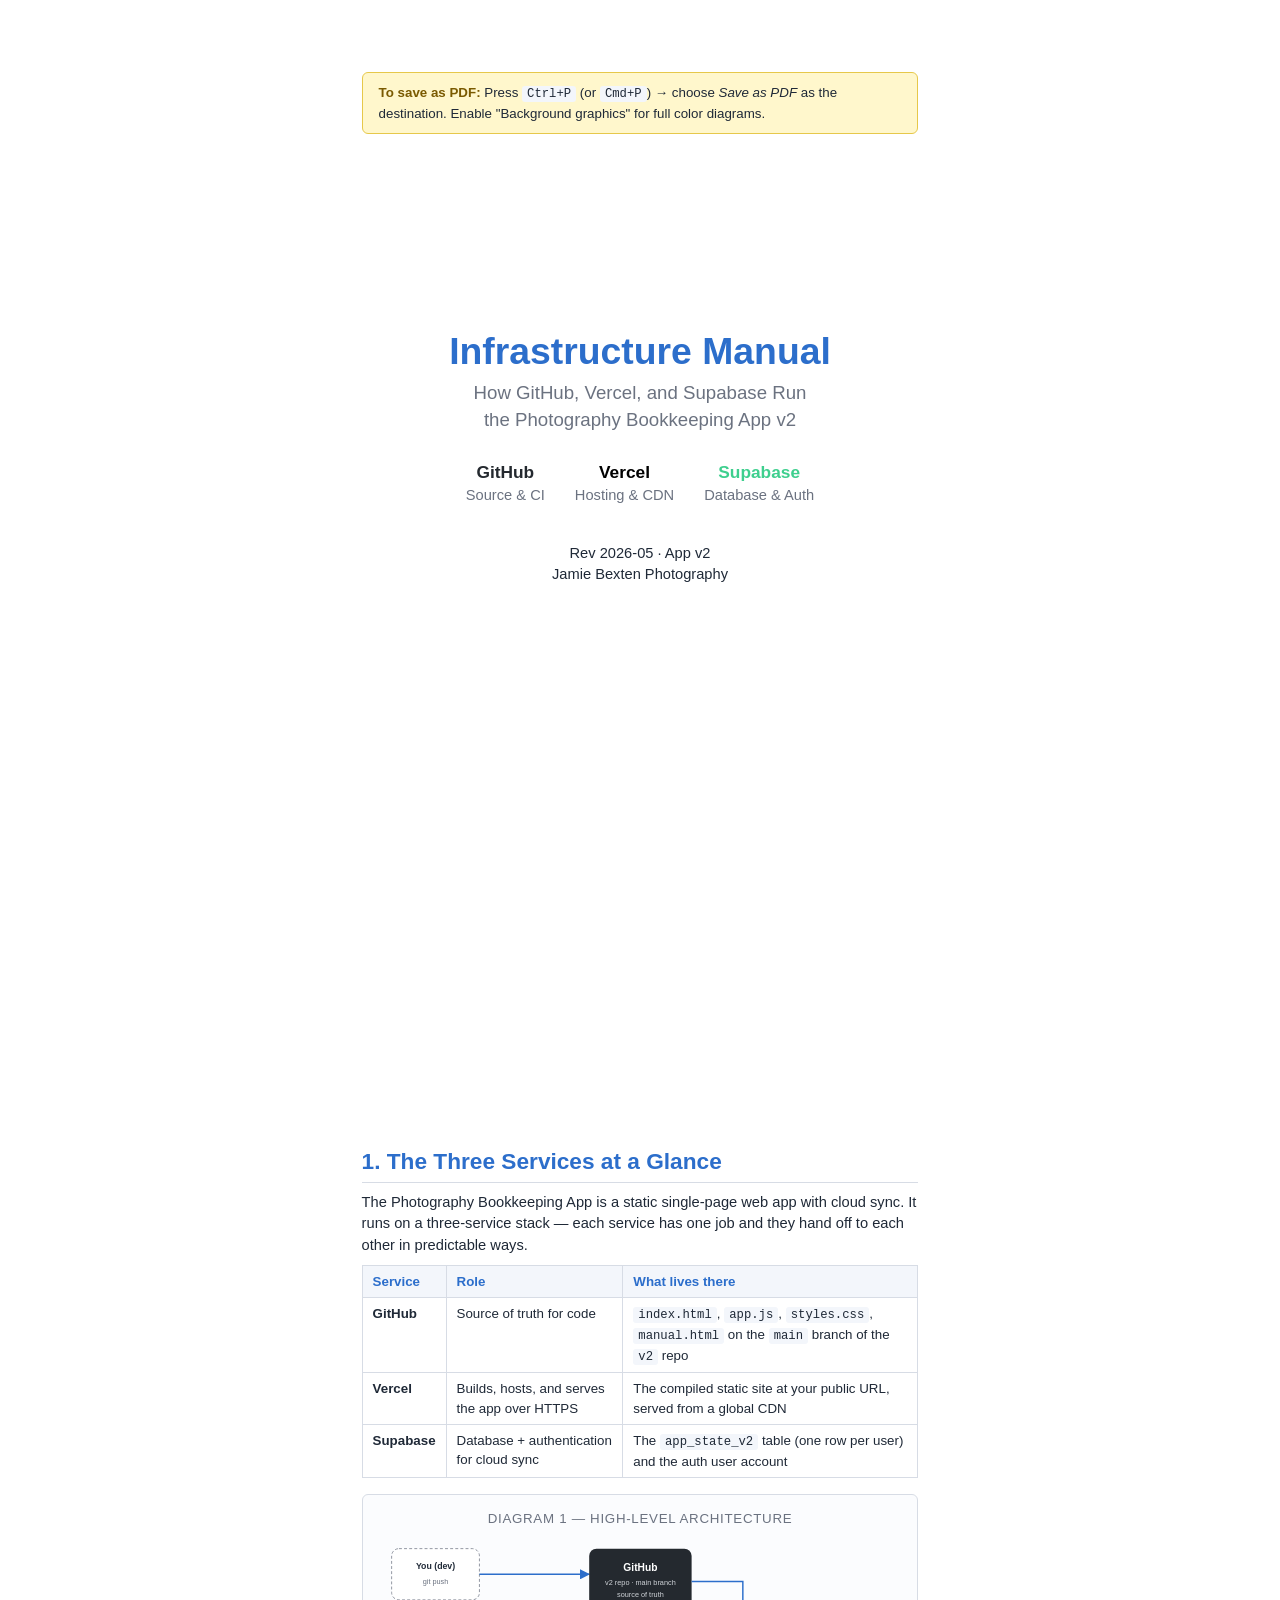
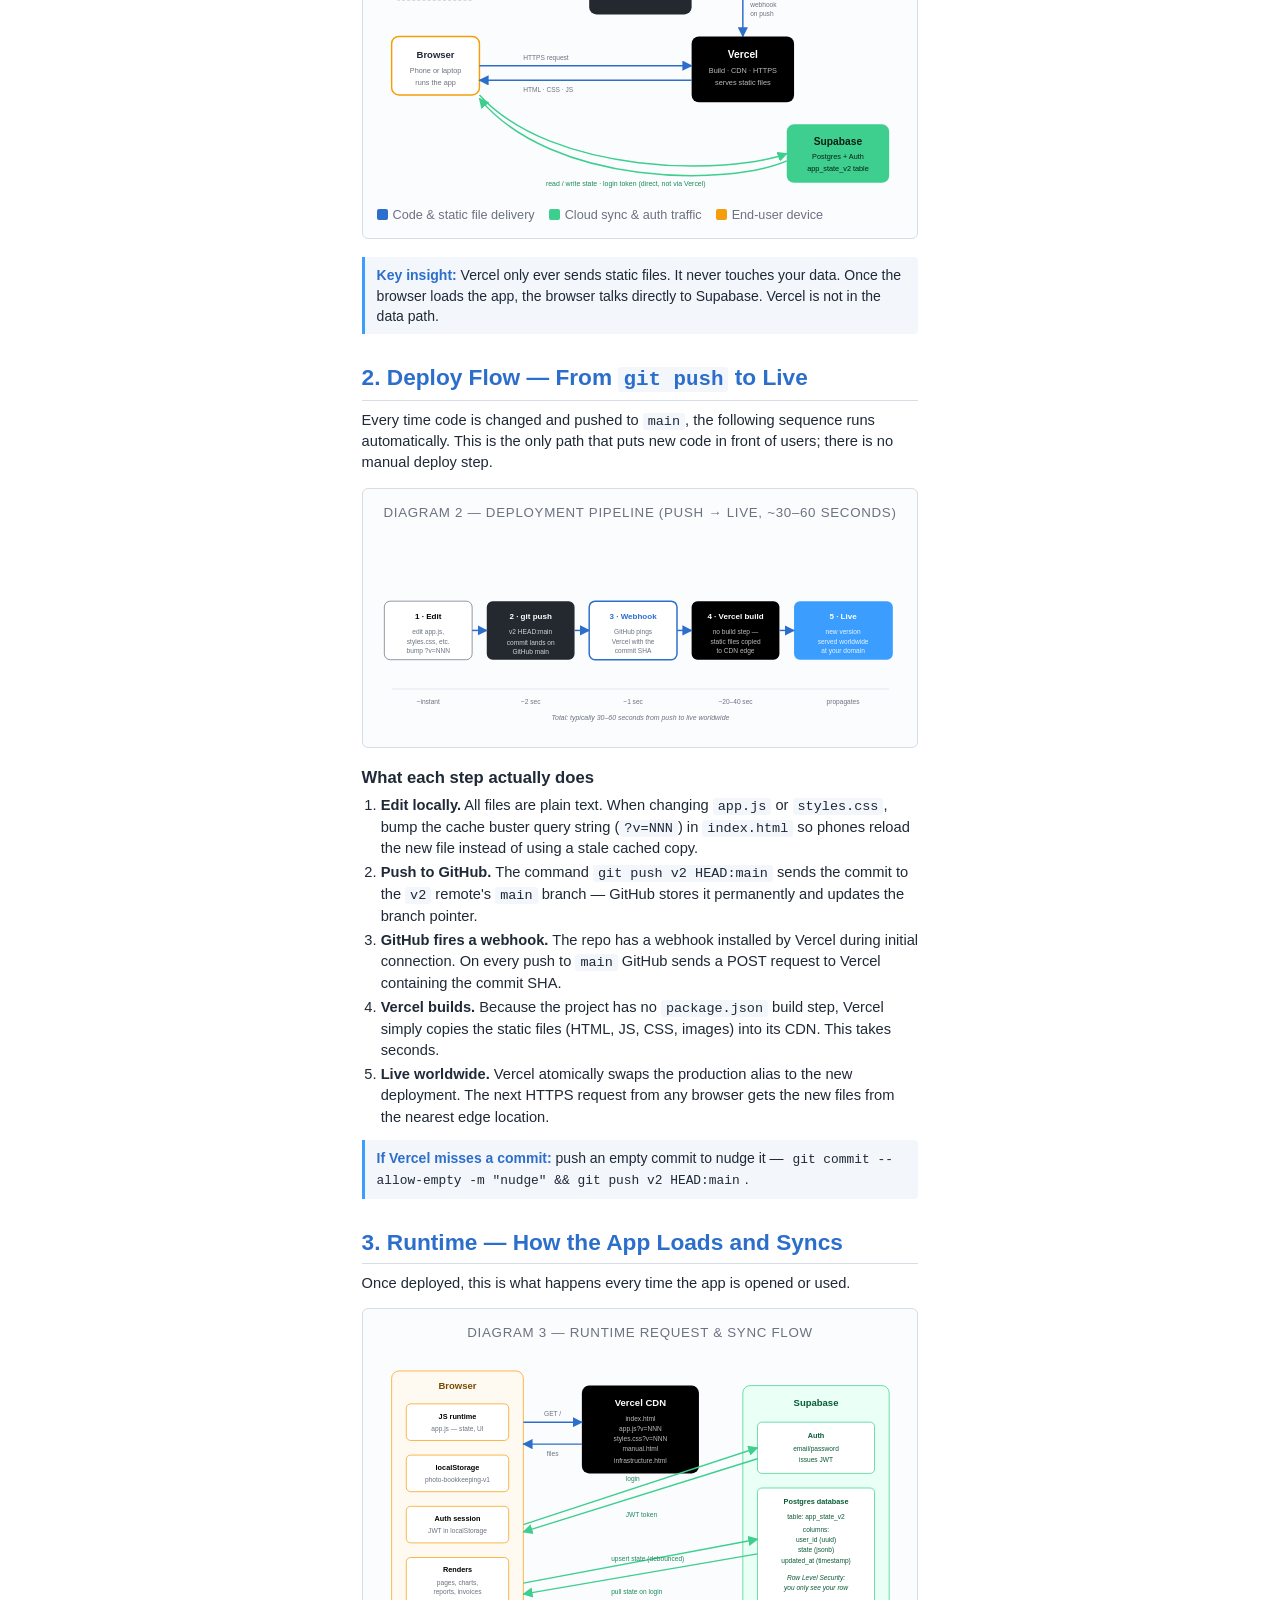
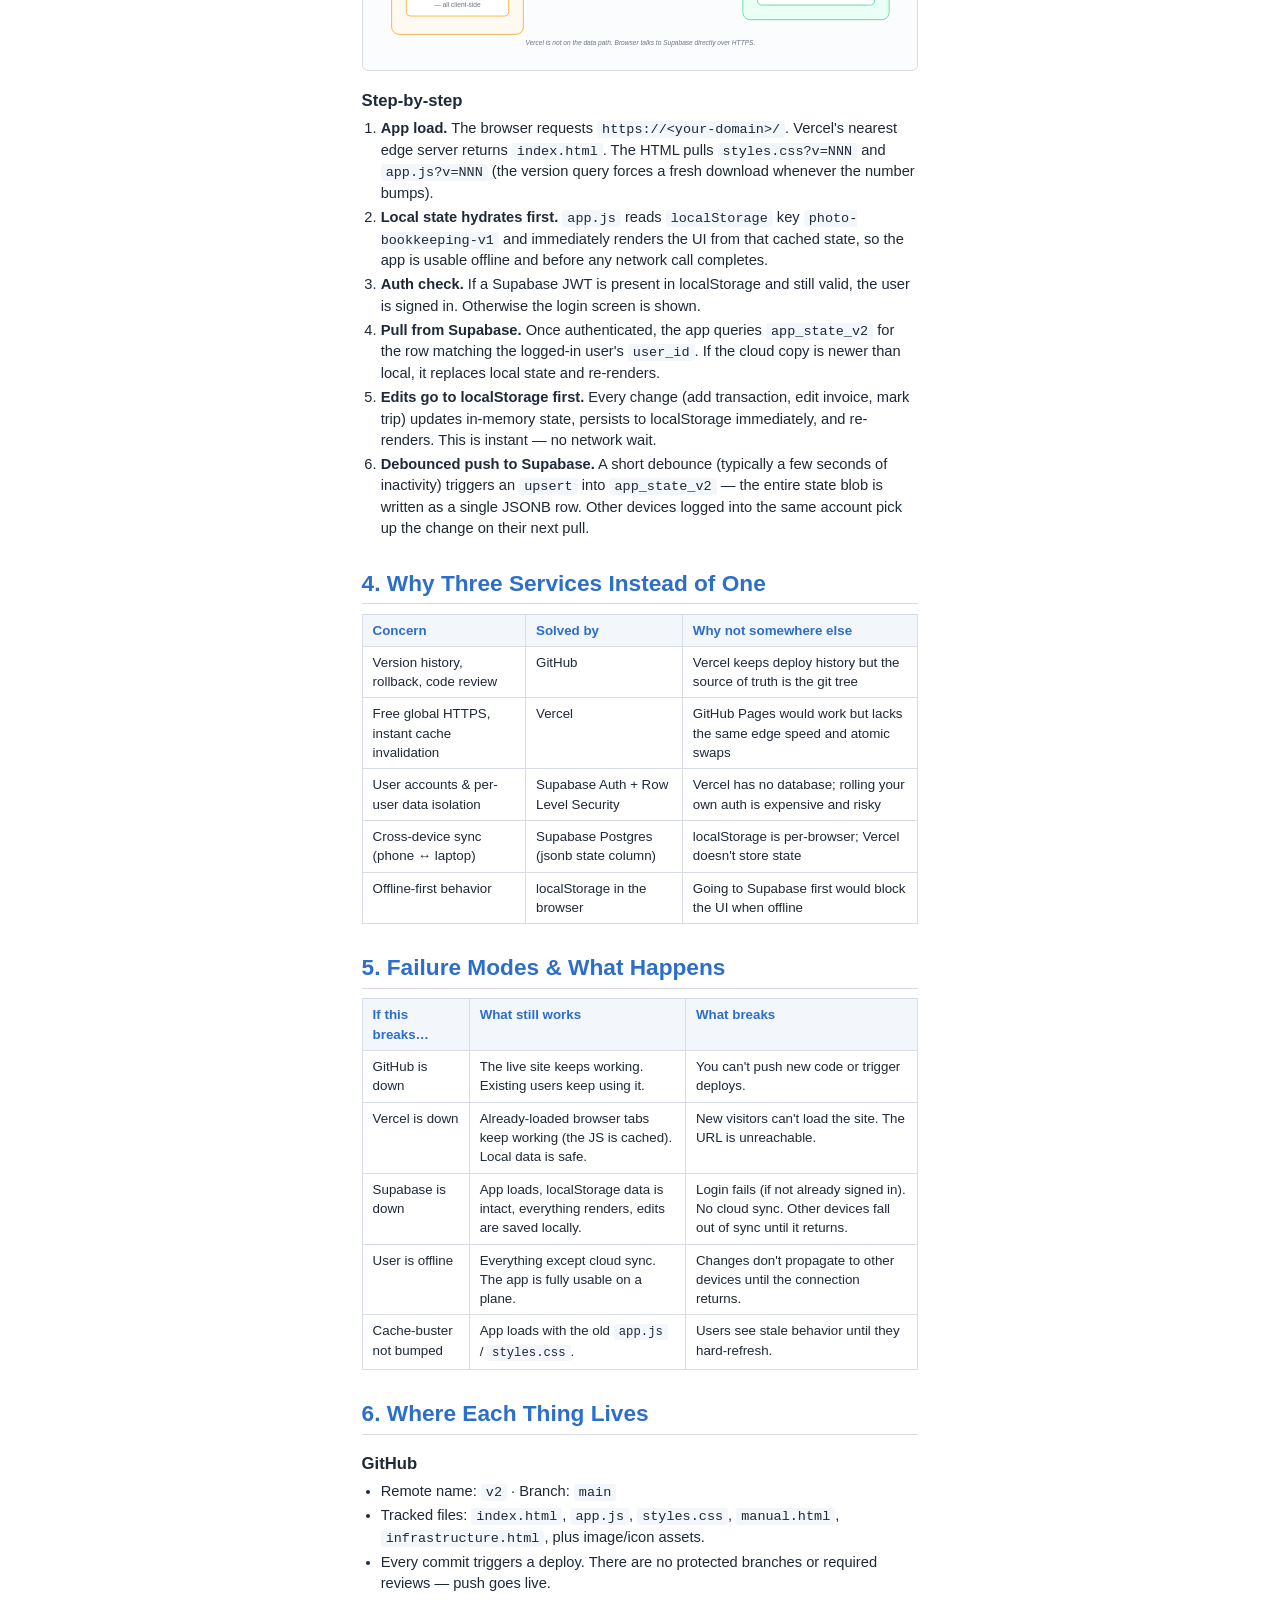
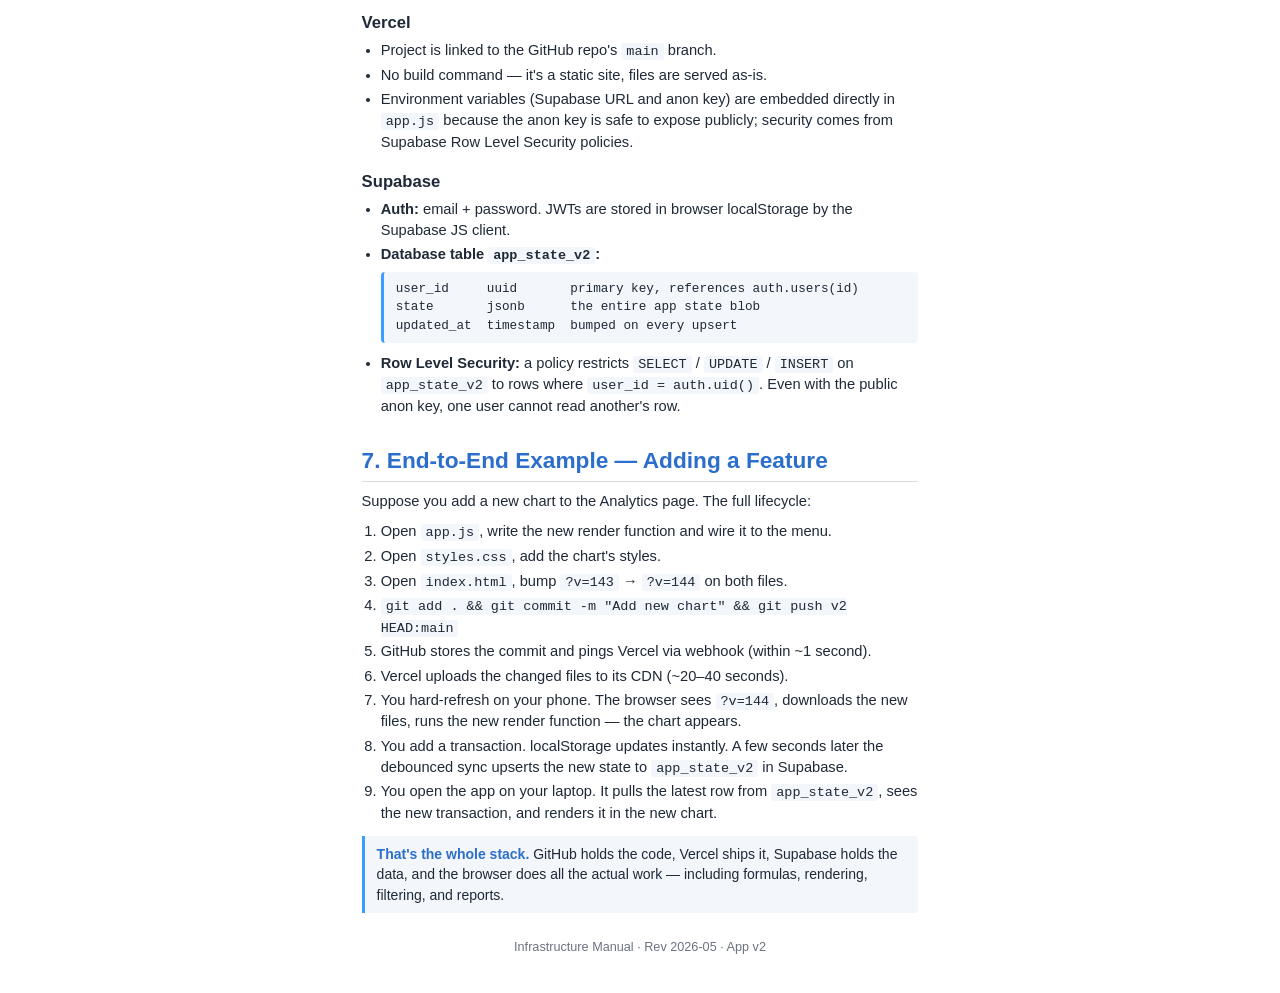
<file: infrastructure.html>
<!DOCTYPE html>
<html lang="en">
<head>
<meta charset="UTF-8" />
<title>Photography Bookkeeping App v2 — Infrastructure Manual</title>
<style>
  :root {
    --primary: #2c6ecb;
    --accent:  #3b9eff;
    --muted:   #6b7280;
    --border:  #d7dce5;
    --bg-soft: #f3f6fb;
    --text:    #1f2937;
    --gh:      #24292f;
    --vercel:  #000000;
    --supabase:#3ecf8e;
    --browser: #f59e0b;
  }
  * { box-sizing: border-box; }
  html, body {
    margin: 0; padding: 0;
    font-family: -apple-system, BlinkMacSystemFont, "Segoe UI", Helvetica, Arial, sans-serif;
    color: var(--text);
    background: #fff;
    font-size: 11pt;
    line-height: 1.45;
  }
  body { max-width: 7.2in; margin: 0 auto; padding: 0.75in 0.7in 0.5in; }

  .print-banner {
    position: sticky; top: 0; z-index: 100;
    background: #fff7cc; border: 1px solid #e6c84a;
    padding: 10px 16px; border-radius: 6px;
    margin-bottom: 24px; font-size: 10pt;
  }
  .print-banner strong { color: #7a5a00; }
  @media print { .print-banner { display: none !important; } body { padding: 0; max-width: none; } }

  h1 { color: var(--primary); font-size: 26pt; line-height: 1.1; margin: 0 0 0.2em; }
  h2 { color: var(--primary); font-size: 17pt; margin: 1.2em 0 0.4em; page-break-after: avoid;
       border-bottom: 1px solid var(--border); padding-bottom: 4px; }
  h3 { color: var(--text); font-size: 12.5pt; margin: 1em 0 0.3em; page-break-after: avoid; }
  h4 { color: var(--accent); font-size: 10.5pt; margin: 0.9em 0 0.2em; text-transform: uppercase; letter-spacing: 0.5px; }
  p  { margin: 0.3em 0 0.6em; }
  ul, ol { margin: 0.3em 0 0.8em; padding-left: 1.3em; }
  li { margin-bottom: 3px; }
  code {
    font-family: "SF Mono", Consolas, Monaco, monospace;
    font-size: 0.92em; background: var(--bg-soft);
    padding: 1px 5px; border-radius: 3px;
  }
  pre {
    font-family: "SF Mono", Consolas, Monaco, monospace;
    font-size: 9.5pt; background: var(--bg-soft);
    padding: 8px 12px; border-radius: 4px;
    overflow-x: auto; margin: 6px 0 10px;
    border-left: 3px solid var(--accent);
  }
  .muted { color: var(--muted); }
  .tip {
    background: var(--bg-soft);
    border-left: 3px solid var(--accent);
    padding: 8px 12px; margin: 10px 0 14px;
    font-size: 10.5pt; border-radius: 0 4px 4px 0;
  }
  .tip strong { color: var(--primary); }
  table { width: 100%; border-collapse: collapse; margin: 8px 0 16px; font-size: 10pt; }
  th, td { border: 1px solid var(--border); padding: 6px 10px; text-align: left; vertical-align: top; }
  th { background: var(--bg-soft); font-weight: 600; color: var(--primary); }

  /* Diagram frames */
  .diagram {
    border: 1px solid var(--border);
    border-radius: 6px;
    padding: 14px;
    margin: 14px 0 18px;
    background: #fbfcfe;
    page-break-inside: avoid;
  }
  .diagram-title {
    font-size: 10pt; color: var(--muted);
    text-transform: uppercase; letter-spacing: 0.7px;
    margin-bottom: 6px; text-align: center;
  }
  .diagram svg { display: block; width: 100%; height: auto; }

  /* Title page */
  .title-page { text-align: center; padding-top: 1.8in; page-break-after: always; height: 10in; }
  .title-page .title-main { font-size: 28pt; color: var(--primary); font-weight: 700; line-height: 1.1; }
  .title-page .subtitle  { font-size: 14pt; color: var(--muted); margin-top: 0.4em; }
  .title-page .meta      { font-size: 11pt; color: var(--text); margin-top: 2.5em; }
  .stack-row {
    display: flex; justify-content: center; gap: 30px; margin-top: 1.8em;
    font-size: 11pt; color: var(--muted);
  }
  .stack-row span b { display:block; color: var(--text); font-size: 13pt; }

  @page { margin: 0.6in 0.55in 0.7in; @bottom-right { content: counter(page); color:#888; font-size:9pt; } @bottom-left { content: "Photography Bookkeeping App — Infrastructure"; color:#888; font-size:9pt; } }

  .legend { display:flex; flex-wrap:wrap; gap:14px; font-size:9.5pt; color:var(--muted); margin-top:8px; }
  .legend .swatch { display:inline-block; width:11px; height:11px; border-radius:2px; margin-right:5px; vertical-align:-1px; }
</style>
</head>
<body>

<div class="print-banner">
  <strong>To save as PDF:</strong> Press <code>Ctrl+P</code> (or <code>Cmd+P</code>) → choose
  <em>Save as PDF</em> as the destination. Enable "Background graphics" for full color diagrams.
</div>

<!-- ============================================================ -->
<!-- TITLE PAGE                                                   -->
<!-- ============================================================ -->
<section class="title-page">
  <div class="title-main">Infrastructure Manual</div>
  <div class="subtitle">How GitHub, Vercel, and Supabase Run<br/>the Photography Bookkeeping App v2</div>
  <div class="stack-row">
    <span><b style="color:#24292f;">GitHub</b>Source &amp; CI</span>
    <span><b style="color:#000;">Vercel</b>Hosting &amp; CDN</span>
    <span><b style="color:#3ecf8e;">Supabase</b>Database &amp; Auth</span>
  </div>
  <div class="meta">
    Rev 2026-05 · App v2<br/>
    Jamie Bexten Photography
  </div>
</section>

<!-- ============================================================ -->
<!-- 1. OVERVIEW                                                  -->
<!-- ============================================================ -->
<h2>1. The Three Services at a Glance</h2>

<p>The Photography Bookkeeping App is a static single-page web app with cloud sync. It runs on a
three-service stack — each service has one job and they hand off to each other in predictable ways.</p>

<table>
  <thead><tr><th>Service</th><th>Role</th><th>What lives there</th></tr></thead>
  <tbody>
    <tr><td><b>GitHub</b></td><td>Source of truth for code</td><td><code>index.html</code>, <code>app.js</code>, <code>styles.css</code>, <code>manual.html</code> on the <code>main</code> branch of the <code>v2</code> repo</td></tr>
    <tr><td><b>Vercel</b></td><td>Builds, hosts, and serves the app over HTTPS</td><td>The compiled static site at your public URL, served from a global CDN</td></tr>
    <tr><td><b>Supabase</b></td><td>Database + authentication for cloud sync</td><td>The <code>app_state_v2</code> table (one row per user) and the auth user account</td></tr>
  </tbody>
</table>

<div class="diagram">
  <div class="diagram-title">Diagram 1 — High-Level Architecture</div>
  <svg viewBox="0 0 720 360" xmlns="http://www.w3.org/2000/svg">
    <defs>
      <marker id="arr" viewBox="0 0 10 10" refX="9" refY="5" markerWidth="7" markerHeight="7" orient="auto-start-reverse">
        <path d="M0,0 L10,5 L0,10 z" fill="#2c6ecb"/>
      </marker>
      <marker id="arrSb" viewBox="0 0 10 10" refX="9" refY="5" markerWidth="7" markerHeight="7" orient="auto-start-reverse">
        <path d="M0,0 L10,5 L0,10 z" fill="#3ecf8e"/>
      </marker>
    </defs>

    <!-- Developer / Phone -->
    <g>
      <rect x="20" y="140" width="120" height="80" rx="10" fill="#fff" stroke="#f59e0b" stroke-width="2"/>
      <text x="80" y="170" text-anchor="middle" font-size="13" font-weight="700" fill="#1f2937">Browser</text>
      <text x="80" y="190" text-anchor="middle" font-size="10" fill="#6b7280">Phone or laptop</text>
      <text x="80" y="206" text-anchor="middle" font-size="10" fill="#6b7280">runs the app</text>
    </g>

    <!-- Developer arrow up to GitHub -->
    <g>
      <rect x="20" y="20" width="120" height="70" rx="10" fill="#fff" stroke="#6b7280" stroke-dasharray="4 3"/>
      <text x="80" y="48" text-anchor="middle" font-size="12" font-weight="700" fill="#1f2937">You (dev)</text>
      <text x="80" y="68" text-anchor="middle" font-size="10" fill="#6b7280">git push</text>
    </g>
    <path d="M140,55 L290,55" stroke="#2c6ecb" stroke-width="2" fill="none" marker-end="url(#arr)"/>

    <!-- GitHub -->
    <g>
      <rect x="290" y="20" width="140" height="90" rx="10" fill="#24292f"/>
      <text x="360" y="50" text-anchor="middle" font-size="14" font-weight="700" fill="#fff">GitHub</text>
      <text x="360" y="70" text-anchor="middle" font-size="10" fill="#cfd3d8">v2 repo · main branch</text>
      <text x="360" y="86" text-anchor="middle" font-size="10" fill="#cfd3d8">source of truth</text>
    </g>

    <!-- Webhook to Vercel -->
    <path d="M430,65 L500,65 L500,140" stroke="#2c6ecb" stroke-width="2" fill="none" marker-end="url(#arr)"/>
    <text x="510" y="100" font-size="9" fill="#6b7280">webhook</text>
    <text x="510" y="112" font-size="9" fill="#6b7280">on push</text>

    <!-- Vercel -->
    <g>
      <rect x="430" y="140" width="140" height="90" rx="10" fill="#000"/>
      <text x="500" y="170" text-anchor="middle" font-size="14" font-weight="700" fill="#fff">Vercel</text>
      <text x="500" y="190" text-anchor="middle" font-size="10" fill="#bbb">Build · CDN · HTTPS</text>
      <text x="500" y="206" text-anchor="middle" font-size="10" fill="#bbb">serves static files</text>
    </g>

    <!-- Browser <-> Vercel -->
    <path d="M140,180 L430,180" stroke="#2c6ecb" stroke-width="2" fill="none" marker-end="url(#arr)"/>
    <text x="200" y="172" font-size="9" fill="#6b7280">HTTPS request</text>
    <path d="M430,200 L140,200" stroke="#2c6ecb" stroke-width="2" fill="none" marker-end="url(#arr)"/>
    <text x="200" y="216" font-size="9" fill="#6b7280">HTML · CSS · JS</text>

    <!-- Supabase -->
    <g>
      <rect x="560" y="260" width="140" height="80" rx="10" fill="#3ecf8e"/>
      <text x="630" y="288" text-anchor="middle" font-size="14" font-weight="700" fill="#0a1f14">Supabase</text>
      <text x="630" y="308" text-anchor="middle" font-size="10" fill="#0a1f14">Postgres + Auth</text>
      <text x="630" y="324" text-anchor="middle" font-size="10" fill="#0a1f14">app_state_v2 table</text>
    </g>

    <!-- Browser <-> Supabase direct -->
    <path d="M140,220 C 240,330 480,330 560,300" stroke="#3ecf8e" stroke-width="2" fill="none" marker-end="url(#arrSb)"/>
    <path d="M560,310 C 480,345 240,345 140,225" stroke="#3ecf8e" stroke-width="2" fill="none" marker-end="url(#arrSb)"/>
    <text x="340" y="345" text-anchor="middle" font-size="9.5" fill="#1c8a5a">read / write state · login token (direct, not via Vercel)</text>
  </svg>
  <div class="legend">
    <span><i class="swatch" style="background:#2c6ecb;"></i>Code &amp; static file delivery</span>
    <span><i class="swatch" style="background:#3ecf8e;"></i>Cloud sync &amp; auth traffic</span>
    <span><i class="swatch" style="background:#f59e0b;"></i>End-user device</span>
  </div>
</div>

<div class="tip">
  <strong>Key insight:</strong> Vercel only ever sends static files. It never touches your data.
  Once the browser loads the app, the browser talks directly to Supabase. Vercel is not in the data path.
</div>

<!-- ============================================================ -->
<!-- 2. DEPLOY FLOW                                               -->
<!-- ============================================================ -->
<h2>2. Deploy Flow — From <code>git push</code> to Live</h2>

<p>Every time code is changed and pushed to <code>main</code>, the following sequence runs automatically.
This is the only path that puts new code in front of users; there is no manual deploy step.</p>

<div class="diagram">
  <div class="diagram-title">Diagram 2 — Deployment Pipeline (push → live, ~30–60 seconds)</div>
  <svg viewBox="0 0 720 280" xmlns="http://www.w3.org/2000/svg">
    <defs>
      <marker id="arr2" viewBox="0 0 10 10" refX="9" refY="5" markerWidth="7" markerHeight="7" orient="auto-start-reverse">
        <path d="M0,0 L10,5 L0,10 z" fill="#2c6ecb"/>
      </marker>
    </defs>

    <!-- Step boxes -->
    <g font-family="-apple-system, Segoe UI, sans-serif">
      <!-- 1 Edit -->
      <rect x="10" y="100" width="120" height="80" rx="8" fill="#fff" stroke="#6b7280"/>
      <text x="70" y="125" text-anchor="middle" font-size="11" font-weight="700">1 · Edit</text>
      <text x="70" y="145" text-anchor="middle" font-size="9" fill="#6b7280">edit app.js,</text>
      <text x="70" y="158" text-anchor="middle" font-size="9" fill="#6b7280">styles.css, etc.</text>
      <text x="70" y="171" text-anchor="middle" font-size="9" fill="#6b7280">bump ?v=NNN</text>

      <!-- 2 Push -->
      <rect x="150" y="100" width="120" height="80" rx="8" fill="#24292f"/>
      <text x="210" y="125" text-anchor="middle" font-size="11" font-weight="700" fill="#fff">2 · git push</text>
      <text x="210" y="145" text-anchor="middle" font-size="9" fill="#cfd3d8">v2 HEAD:main</text>
      <text x="210" y="160" text-anchor="middle" font-size="9" fill="#cfd3d8">commit lands on</text>
      <text x="210" y="172" text-anchor="middle" font-size="9" fill="#cfd3d8">GitHub main</text>

      <!-- 3 Webhook -->
      <rect x="290" y="100" width="120" height="80" rx="8" fill="#fff" stroke="#2c6ecb" stroke-width="2"/>
      <text x="350" y="125" text-anchor="middle" font-size="11" font-weight="700" fill="#2c6ecb">3 · Webhook</text>
      <text x="350" y="145" text-anchor="middle" font-size="9" fill="#6b7280">GitHub pings</text>
      <text x="350" y="158" text-anchor="middle" font-size="9" fill="#6b7280">Vercel with the</text>
      <text x="350" y="171" text-anchor="middle" font-size="9" fill="#6b7280">commit SHA</text>

      <!-- 4 Build -->
      <rect x="430" y="100" width="120" height="80" rx="8" fill="#000"/>
      <text x="490" y="125" text-anchor="middle" font-size="11" font-weight="700" fill="#fff">4 · Vercel build</text>
      <text x="490" y="145" text-anchor="middle" font-size="9" fill="#bbb">no build step —</text>
      <text x="490" y="158" text-anchor="middle" font-size="9" fill="#bbb">static files copied</text>
      <text x="490" y="171" text-anchor="middle" font-size="9" fill="#bbb">to CDN edge</text>

      <!-- 5 Live -->
      <rect x="570" y="100" width="135" height="80" rx="8" fill="#3b9eff"/>
      <text x="637" y="125" text-anchor="middle" font-size="11" font-weight="700" fill="#fff">5 · Live</text>
      <text x="637" y="145" text-anchor="middle" font-size="9" fill="#eaf3ff">new version</text>
      <text x="637" y="158" text-anchor="middle" font-size="9" fill="#eaf3ff">served worldwide</text>
      <text x="637" y="171" text-anchor="middle" font-size="9" fill="#eaf3ff">at your domain</text>

      <!-- arrows -->
      <path d="M130,140 L150,140" stroke="#2c6ecb" stroke-width="2" marker-end="url(#arr2)"/>
      <path d="M270,140 L290,140" stroke="#2c6ecb" stroke-width="2" marker-end="url(#arr2)"/>
      <path d="M410,140 L430,140" stroke="#2c6ecb" stroke-width="2" marker-end="url(#arr2)"/>
      <path d="M550,140 L570,140" stroke="#2c6ecb" stroke-width="2" marker-end="url(#arr2)"/>
    </g>

    <!-- Timing band -->
    <g>
      <line x1="20" y1="220" x2="700" y2="220" stroke="#d7dce5" stroke-width="1"/>
      <text x="70"  y="240" text-anchor="middle" font-size="9" fill="#6b7280">~instant</text>
      <text x="210" y="240" text-anchor="middle" font-size="9" fill="#6b7280">~2 sec</text>
      <text x="350" y="240" text-anchor="middle" font-size="9" fill="#6b7280">~1 sec</text>
      <text x="490" y="240" text-anchor="middle" font-size="9" fill="#6b7280">~20–40 sec</text>
      <text x="637" y="240" text-anchor="middle" font-size="9" fill="#6b7280">propagates</text>
      <text x="360" y="262" text-anchor="middle" font-size="9.5" font-style="italic" fill="#6b7280">
        Total: typically 30–60 seconds from push to live worldwide
      </text>
    </g>
  </svg>
</div>

<h3>What each step actually does</h3>
<ol>
  <li><b>Edit locally.</b> All files are plain text. When changing <code>app.js</code> or <code>styles.css</code>,
    bump the cache buster query string (<code>?v=NNN</code>) in <code>index.html</code> so phones reload the new
    file instead of using a stale cached copy.</li>
  <li><b>Push to GitHub.</b> The command <code>git push v2 HEAD:main</code> sends the commit to the
    <code>v2</code> remote's <code>main</code> branch — GitHub stores it permanently and updates the branch pointer.</li>
  <li><b>GitHub fires a webhook.</b> The repo has a webhook installed by Vercel during initial connection.
    On every push to <code>main</code> GitHub sends a POST request to Vercel containing the commit SHA.</li>
  <li><b>Vercel builds.</b> Because the project has no <code>package.json</code> build step, Vercel simply
    copies the static files (HTML, JS, CSS, images) into its CDN. This takes seconds.</li>
  <li><b>Live worldwide.</b> Vercel atomically swaps the production alias to the new deployment. The next
    HTTPS request from any browser gets the new files from the nearest edge location.</li>
</ol>

<div class="tip">
  <strong>If Vercel misses a commit:</strong> push an empty commit to nudge it —
  <code>git commit --allow-empty -m "nudge" &amp;&amp; git push v2 HEAD:main</code>.
</div>

<!-- ============================================================ -->
<!-- 3. RUNTIME DATA FLOW                                         -->
<!-- ============================================================ -->
<h2>3. Runtime — How the App Loads and Syncs</h2>

<p>Once deployed, this is what happens every time the app is opened or used.</p>

<div class="diagram">
  <div class="diagram-title">Diagram 3 — Runtime Request &amp; Sync Flow</div>
  <svg viewBox="0 0 720 420" xmlns="http://www.w3.org/2000/svg">
    <defs>
      <marker id="arr3" viewBox="0 0 10 10" refX="9" refY="5" markerWidth="7" markerHeight="7" orient="auto-start-reverse">
        <path d="M0,0 L10,5 L0,10 z" fill="#2c6ecb"/>
      </marker>
      <marker id="arr3g" viewBox="0 0 10 10" refX="9" refY="5" markerWidth="7" markerHeight="7" orient="auto-start-reverse">
        <path d="M0,0 L10,5 L0,10 z" fill="#3ecf8e"/>
      </marker>
    </defs>

    <!-- Browser column -->
    <g>
      <rect x="20" y="30" width="180" height="360" rx="10" fill="#fffaf1" stroke="#f59e0b"/>
      <text x="110" y="55" text-anchor="middle" font-size="13" font-weight="700" fill="#7a4a00">Browser</text>

      <rect x="40" y="75" width="140" height="50" rx="6" fill="#fff" stroke="#f59e0b"/>
      <text x="110" y="95" text-anchor="middle" font-size="10" font-weight="700">JS runtime</text>
      <text x="110" y="112" text-anchor="middle" font-size="9" fill="#6b7280">app.js — state, UI</text>

      <rect x="40" y="145" width="140" height="50" rx="6" fill="#fff" stroke="#f59e0b"/>
      <text x="110" y="165" text-anchor="middle" font-size="10" font-weight="700">localStorage</text>
      <text x="110" y="182" text-anchor="middle" font-size="9" fill="#6b7280">photo-bookkeeping-v1</text>

      <rect x="40" y="215" width="140" height="50" rx="6" fill="#fff" stroke="#f59e0b"/>
      <text x="110" y="235" text-anchor="middle" font-size="10" font-weight="700">Auth session</text>
      <text x="110" y="252" text-anchor="middle" font-size="9" fill="#6b7280">JWT in localStorage</text>

      <rect x="40" y="285" width="140" height="80" rx="6" fill="#fff" stroke="#f59e0b"/>
      <text x="110" y="305" text-anchor="middle" font-size="10" font-weight="700">Renders</text>
      <text x="110" y="322" text-anchor="middle" font-size="9" fill="#6b7280">pages, charts,</text>
      <text x="110" y="335" text-anchor="middle" font-size="9" fill="#6b7280">reports, invoices</text>
      <text x="110" y="352" text-anchor="middle" font-size="9" fill="#6b7280">— all client-side</text>
    </g>

    <!-- Vercel -->
    <g>
      <rect x="280" y="50" width="160" height="120" rx="10" fill="#000"/>
      <text x="360" y="78" text-anchor="middle" font-size="13" font-weight="700" fill="#fff">Vercel CDN</text>
      <text x="360" y="98" text-anchor="middle" font-size="9" fill="#bbb">index.html</text>
      <text x="360" y="112" text-anchor="middle" font-size="9" fill="#bbb">app.js?v=NNN</text>
      <text x="360" y="126" text-anchor="middle" font-size="9" fill="#bbb">styles.css?v=NNN</text>
      <text x="360" y="140" text-anchor="middle" font-size="9" fill="#bbb">manual.html</text>
      <text x="360" y="156" text-anchor="middle" font-size="9" fill="#bbb">infrastructure.html</text>
    </g>

    <!-- Supabase -->
    <g>
      <rect x="500" y="50" width="200" height="320" rx="10" fill="#eafff5" stroke="#3ecf8e"/>
      <text x="600" y="78" text-anchor="middle" font-size="13" font-weight="700" fill="#0a5a36">Supabase</text>

      <rect x="520" y="100" width="160" height="70" rx="6" fill="#fff" stroke="#3ecf8e"/>
      <text x="600" y="122" text-anchor="middle" font-size="10" font-weight="700" fill="#0a5a36">Auth</text>
      <text x="600" y="140" text-anchor="middle" font-size="9" fill="#0a5a36">email/password</text>
      <text x="600" y="155" text-anchor="middle" font-size="9" fill="#0a5a36">issues JWT</text>

      <rect x="520" y="190" width="160" height="160" rx="6" fill="#fff" stroke="#3ecf8e"/>
      <text x="600" y="212" text-anchor="middle" font-size="10" font-weight="700" fill="#0a5a36">Postgres database</text>
      <text x="600" y="232" text-anchor="middle" font-size="9" fill="#0a5a36">table: app_state_v2</text>
      <text x="600" y="250" text-anchor="middle" font-size="9" fill="#0a5a36">columns:</text>
      <text x="600" y="264" text-anchor="middle" font-size="9" fill="#0a5a36">user_id (uuid)</text>
      <text x="600" y="278" text-anchor="middle" font-size="9" fill="#0a5a36">state (jsonb)</text>
      <text x="600" y="292" text-anchor="middle" font-size="9" fill="#0a5a36">updated_at (timestamp)</text>
      <text x="600" y="316" text-anchor="middle" font-size="9" font-style="italic" fill="#0a5a36">Row Level Security:</text>
      <text x="600" y="330" text-anchor="middle" font-size="9" font-style="italic" fill="#0a5a36">you only see your row</text>
    </g>

    <!-- Arrows: Browser <-> Vercel -->
    <path d="M200,100 L280,100" stroke="#2c6ecb" stroke-width="2" marker-end="url(#arr3)"/>
    <text x="240" y="92" text-anchor="middle" font-size="9" fill="#6b7280">GET /</text>
    <path d="M280,130 L200,130" stroke="#2c6ecb" stroke-width="2" marker-end="url(#arr3)"/>
    <text x="240" y="146" text-anchor="middle" font-size="9" fill="#6b7280">files</text>

    <!-- Arrows: Browser <-> Supabase Auth -->
    <path d="M200,240 L520,135" stroke="#3ecf8e" stroke-width="2" fill="none" marker-end="url(#arr3g)"/>
    <text x="340" y="180" font-size="9" fill="#1c8a5a">login</text>
    <path d="M520,150 L200,250" stroke="#3ecf8e" stroke-width="2" fill="none" marker-end="url(#arr3g)"/>
    <text x="340" y="230" font-size="9" fill="#1c8a5a">JWT token</text>

    <!-- Arrows: Browser <-> Supabase DB -->
    <path d="M200,320 L520,260" stroke="#3ecf8e" stroke-width="2" fill="none" marker-end="url(#arr3g)"/>
    <text x="320" y="290" font-size="9" fill="#1c8a5a">upsert state (debounced)</text>
    <path d="M520,280 L200,335" stroke="#3ecf8e" stroke-width="2" fill="none" marker-end="url(#arr3g)"/>
    <text x="320" y="335" font-size="9" fill="#1c8a5a">pull state on login</text>

    <text x="360" y="405" text-anchor="middle" font-size="9" fill="#6b7280" font-style="italic">
      Vercel is not on the data path. Browser talks to Supabase directly over HTTPS.
    </text>
  </svg>
</div>

<h3>Step-by-step</h3>
<ol>
  <li><b>App load.</b> The browser requests <code>https://&lt;your-domain&gt;/</code>. Vercel's nearest edge server
    returns <code>index.html</code>. The HTML pulls <code>styles.css?v=NNN</code> and <code>app.js?v=NNN</code>
    (the version query forces a fresh download whenever the number bumps).</li>
  <li><b>Local state hydrates first.</b> <code>app.js</code> reads <code>localStorage</code> key
    <code>photo-bookkeeping-v1</code> and immediately renders the UI from that cached state, so the app is
    usable offline and before any network call completes.</li>
  <li><b>Auth check.</b> If a Supabase JWT is present in localStorage and still valid, the user is signed in.
    Otherwise the login screen is shown.</li>
  <li><b>Pull from Supabase.</b> Once authenticated, the app queries <code>app_state_v2</code> for the row
    matching the logged-in user's <code>user_id</code>. If the cloud copy is newer than local, it replaces local
    state and re-renders.</li>
  <li><b>Edits go to localStorage first.</b> Every change (add transaction, edit invoice, mark trip) updates
    in-memory state, persists to localStorage immediately, and re-renders. This is instant — no network wait.</li>
  <li><b>Debounced push to Supabase.</b> A short debounce (typically a few seconds of inactivity) triggers an
    <code>upsert</code> into <code>app_state_v2</code> — the entire state blob is written as a single JSONB row.
    Other devices logged into the same account pick up the change on their next pull.</li>
</ol>

<!-- ============================================================ -->
<!-- 4. WHY THIS SPLIT                                            -->
<!-- ============================================================ -->
<h2>4. Why Three Services Instead of One</h2>

<table>
  <thead><tr><th>Concern</th><th>Solved by</th><th>Why not somewhere else</th></tr></thead>
  <tbody>
    <tr><td>Version history, rollback, code review</td><td>GitHub</td><td>Vercel keeps deploy history but the source of truth is the git tree</td></tr>
    <tr><td>Free global HTTPS, instant cache invalidation</td><td>Vercel</td><td>GitHub Pages would work but lacks the same edge speed and atomic swaps</td></tr>
    <tr><td>User accounts &amp; per-user data isolation</td><td>Supabase Auth + Row Level Security</td><td>Vercel has no database; rolling your own auth is expensive and risky</td></tr>
    <tr><td>Cross-device sync (phone ↔ laptop)</td><td>Supabase Postgres (jsonb state column)</td><td>localStorage is per-browser; Vercel doesn't store state</td></tr>
    <tr><td>Offline-first behavior</td><td>localStorage in the browser</td><td>Going to Supabase first would block the UI when offline</td></tr>
  </tbody>
</table>

<!-- ============================================================ -->
<!-- 5. FAILURE MODES                                             -->
<!-- ============================================================ -->
<h2>5. Failure Modes &amp; What Happens</h2>

<table>
  <thead><tr><th>If this breaks…</th><th>What still works</th><th>What breaks</th></tr></thead>
  <tbody>
    <tr>
      <td>GitHub is down</td>
      <td>The live site keeps working. Existing users keep using it.</td>
      <td>You can't push new code or trigger deploys.</td>
    </tr>
    <tr>
      <td>Vercel is down</td>
      <td>Already-loaded browser tabs keep working (the JS is cached). Local data is safe.</td>
      <td>New visitors can't load the site. The URL is unreachable.</td>
    </tr>
    <tr>
      <td>Supabase is down</td>
      <td>App loads, localStorage data is intact, everything renders, edits are saved locally.</td>
      <td>Login fails (if not already signed in). No cloud sync. Other devices fall out of sync until it returns.</td>
    </tr>
    <tr>
      <td>User is offline</td>
      <td>Everything except cloud sync. The app is fully usable on a plane.</td>
      <td>Changes don't propagate to other devices until the connection returns.</td>
    </tr>
    <tr>
      <td>Cache-buster not bumped</td>
      <td>App loads with the old <code>app.js</code> / <code>styles.css</code>.</td>
      <td>Users see stale behavior until they hard-refresh.</td>
    </tr>
  </tbody>
</table>

<!-- ============================================================ -->
<!-- 6. WHERE TO LOOK                                             -->
<!-- ============================================================ -->
<h2>6. Where Each Thing Lives</h2>

<h3>GitHub</h3>
<ul>
  <li>Remote name: <code>v2</code> · Branch: <code>main</code></li>
  <li>Tracked files: <code>index.html</code>, <code>app.js</code>, <code>styles.css</code>,
    <code>manual.html</code>, <code>infrastructure.html</code>, plus image/icon assets.</li>
  <li>Every commit triggers a deploy. There are no protected branches or required reviews — push goes live.</li>
</ul>

<h3>Vercel</h3>
<ul>
  <li>Project is linked to the GitHub repo's <code>main</code> branch.</li>
  <li>No build command — it's a static site, files are served as-is.</li>
  <li>Environment variables (Supabase URL and anon key) are embedded directly in <code>app.js</code> because
    the anon key is safe to expose publicly; security comes from Supabase Row Level Security policies.</li>
</ul>

<h3>Supabase</h3>
<ul>
  <li><b>Auth:</b> email + password. JWTs are stored in browser localStorage by the Supabase JS client.</li>
  <li><b>Database table <code>app_state_v2</code>:</b>
    <pre>user_id     uuid       primary key, references auth.users(id)
state       jsonb      the entire app state blob
updated_at  timestamp  bumped on every upsert</pre>
  </li>
  <li><b>Row Level Security:</b> a policy restricts <code>SELECT</code> / <code>UPDATE</code> / <code>INSERT</code>
    on <code>app_state_v2</code> to rows where <code>user_id = auth.uid()</code>. Even with the public anon key,
    one user cannot read another's row.</li>
</ul>

<!-- ============================================================ -->
<!-- 7. A TYPICAL CHANGE                                          -->
<!-- ============================================================ -->
<h2>7. End-to-End Example — Adding a Feature</h2>

<p>Suppose you add a new chart to the Analytics page. The full lifecycle:</p>

<ol>
  <li>Open <code>app.js</code>, write the new render function and wire it to the menu.</li>
  <li>Open <code>styles.css</code>, add the chart's styles.</li>
  <li>Open <code>index.html</code>, bump <code>?v=143</code> → <code>?v=144</code> on both files.</li>
  <li><code>git add . &amp;&amp; git commit -m "Add new chart" &amp;&amp; git push v2 HEAD:main</code></li>
  <li>GitHub stores the commit and pings Vercel via webhook (within ~1 second).</li>
  <li>Vercel uploads the changed files to its CDN (~20–40 seconds).</li>
  <li>You hard-refresh on your phone. The browser sees <code>?v=144</code>, downloads the new files, runs the new
    render function — the chart appears.</li>
  <li>You add a transaction. localStorage updates instantly. A few seconds later the debounced sync upserts
    the new state to <code>app_state_v2</code> in Supabase.</li>
  <li>You open the app on your laptop. It pulls the latest row from <code>app_state_v2</code>, sees the new
    transaction, and renders it in the new chart.</li>
</ol>

<div class="tip">
  <strong>That's the whole stack.</strong> GitHub holds the code, Vercel ships it, Supabase holds the data,
  and the browser does all the actual work — including formulas, rendering, filtering, and reports.
</div>

<p class="muted" style="margin-top:2em; text-align:center; font-size:9.5pt;">
  Infrastructure Manual · Rev 2026-05 · App v2
</p>

</body>
</html>
</file>
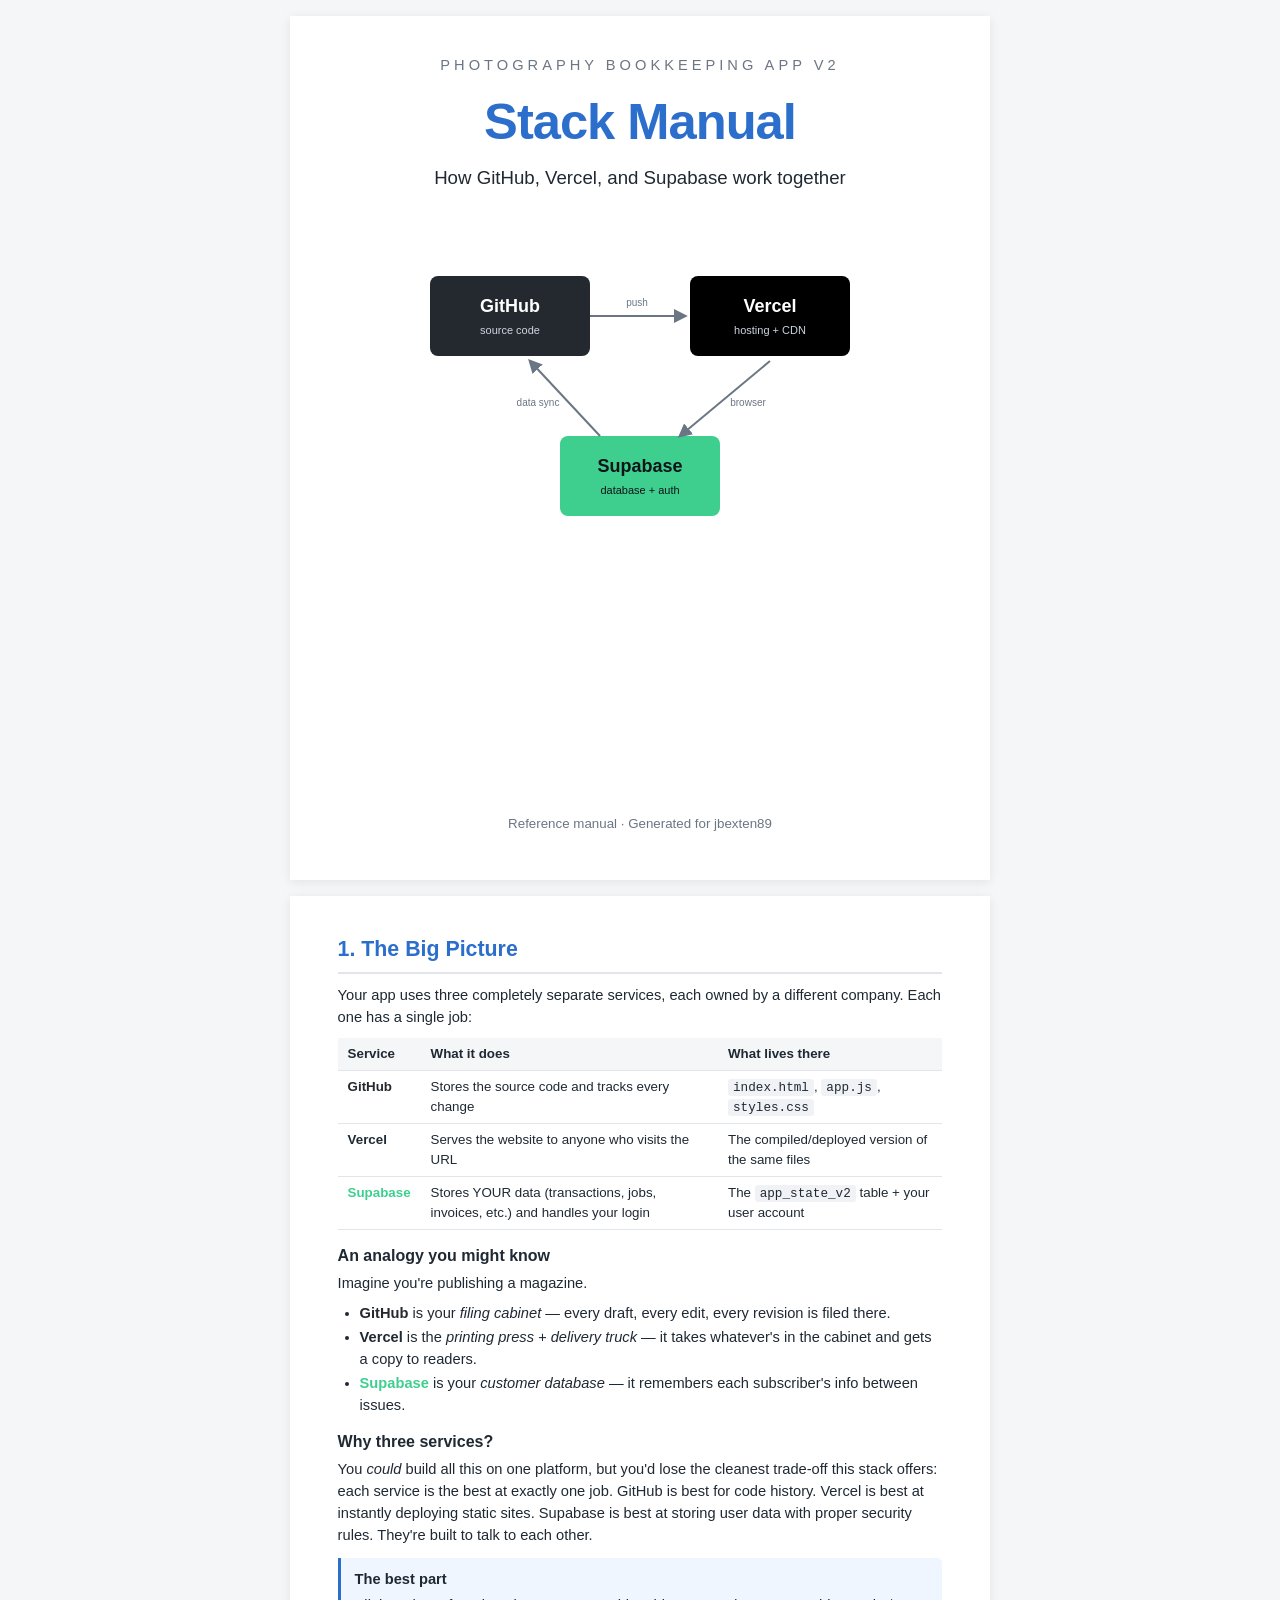
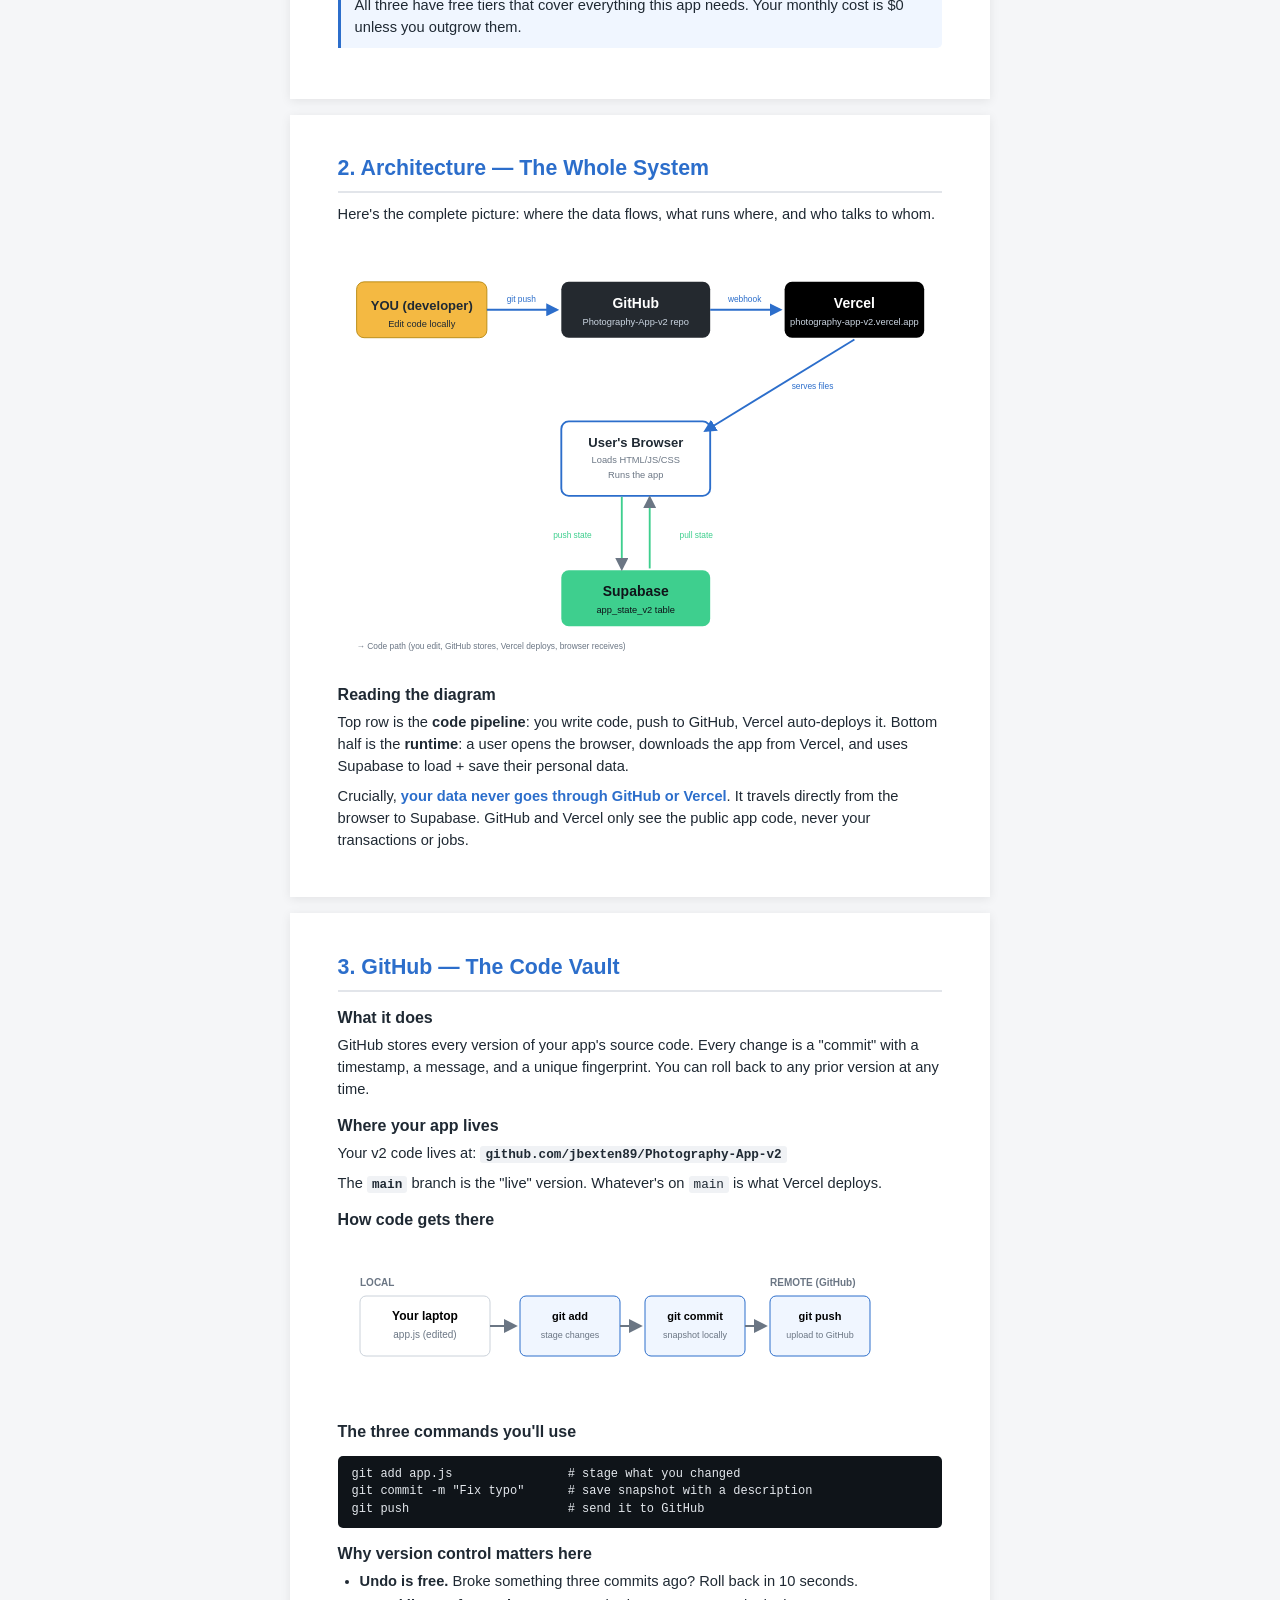
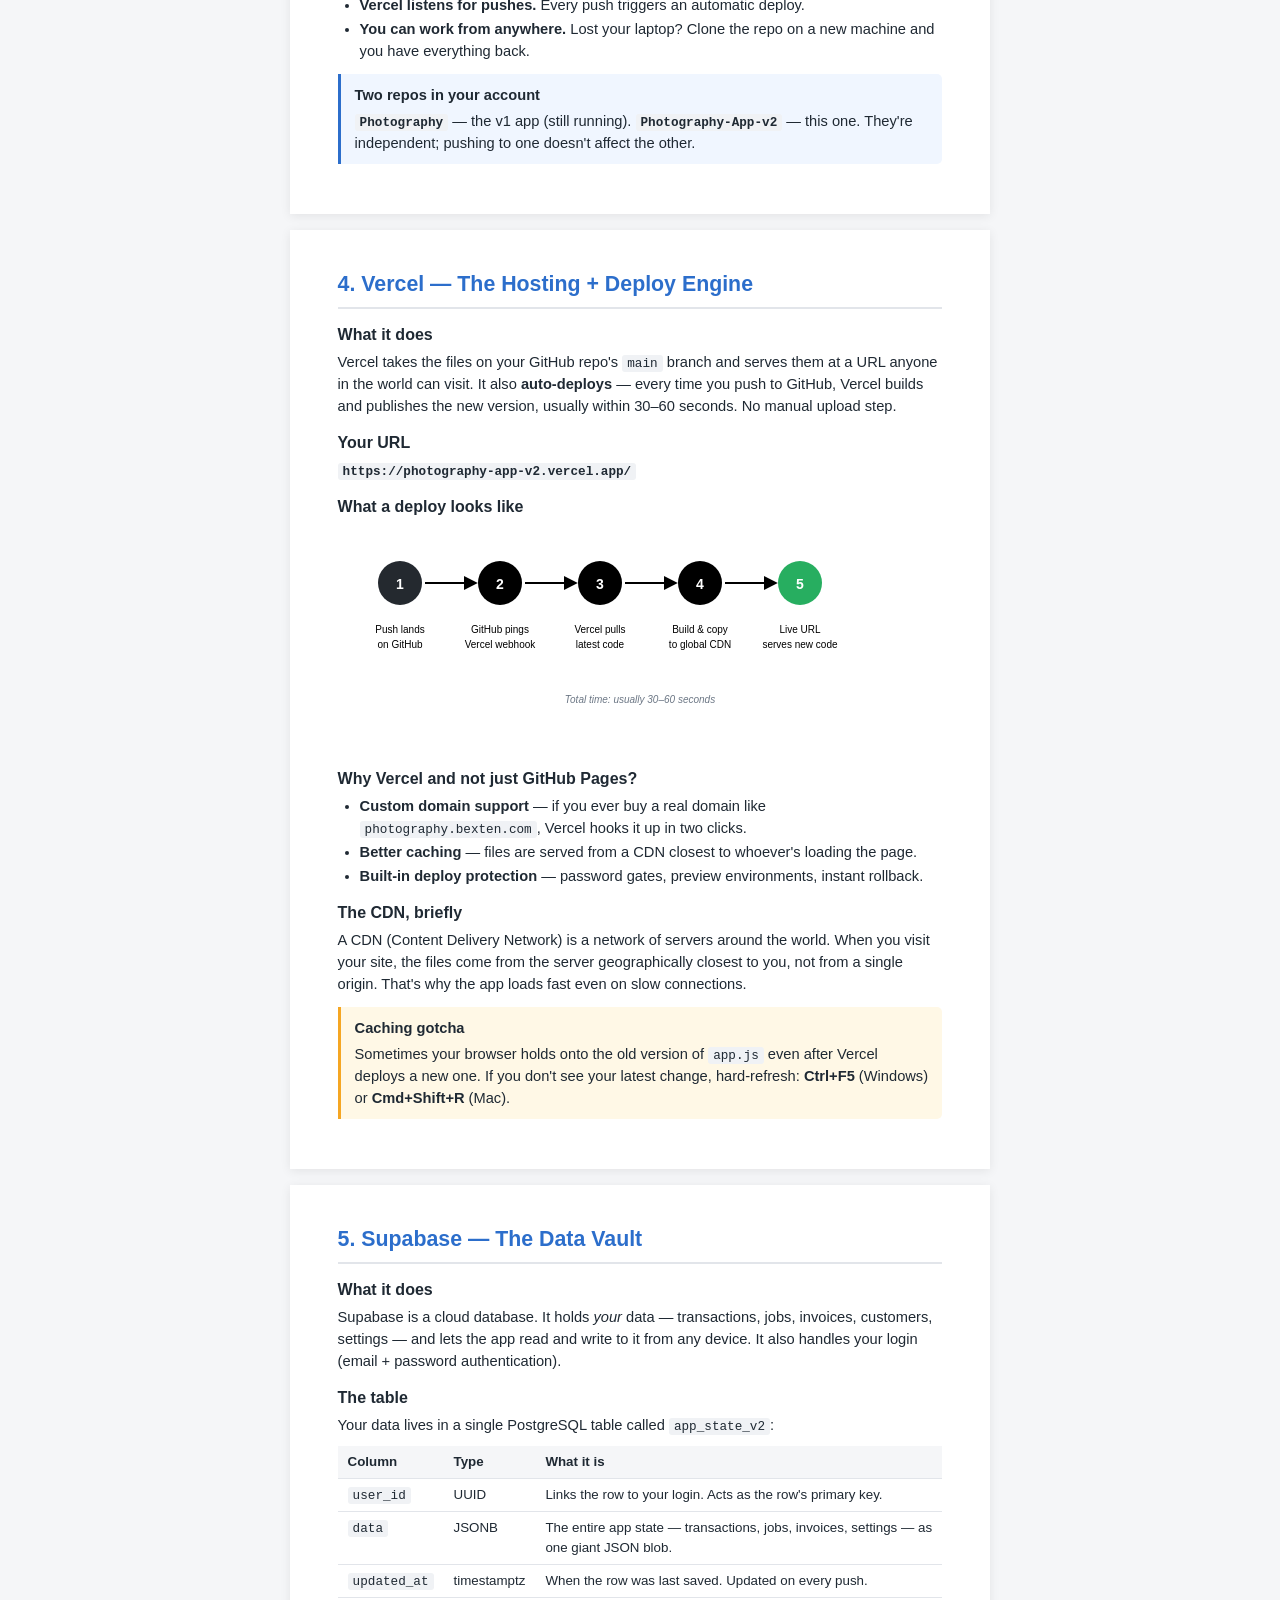
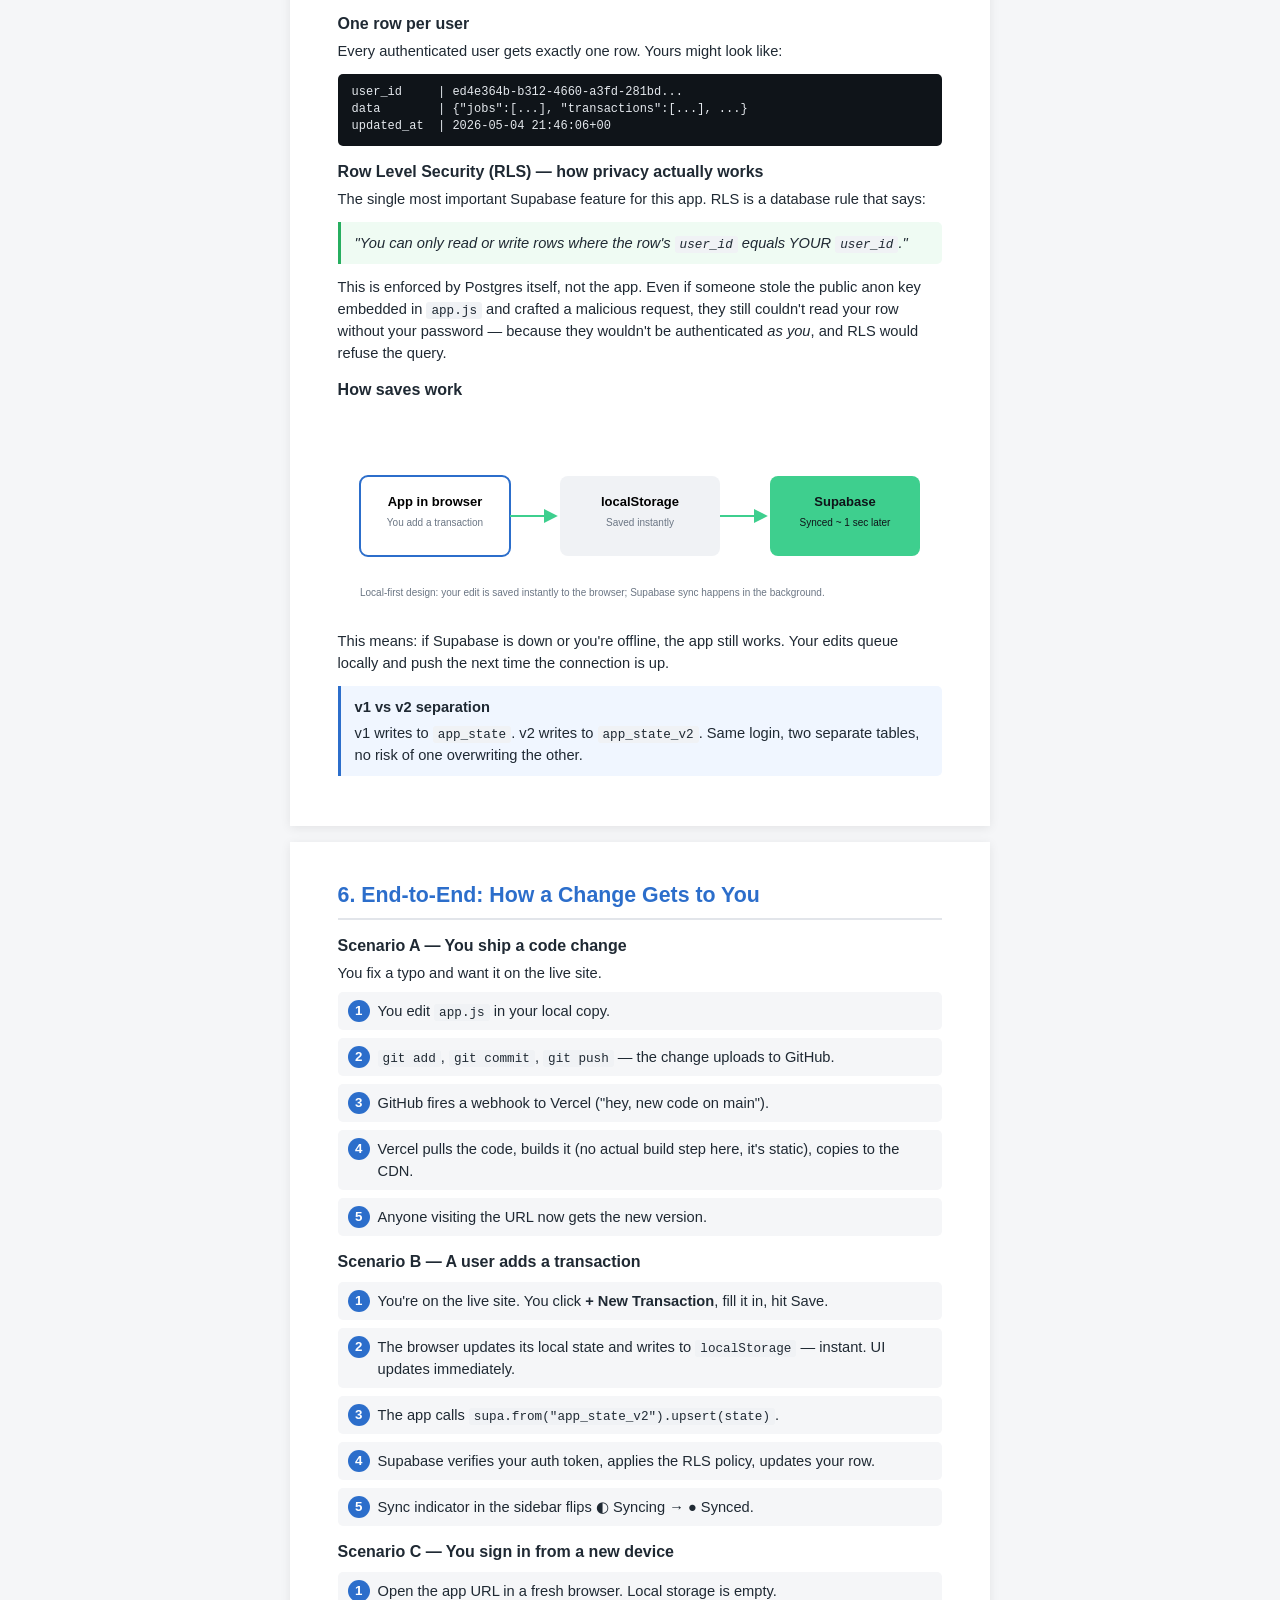
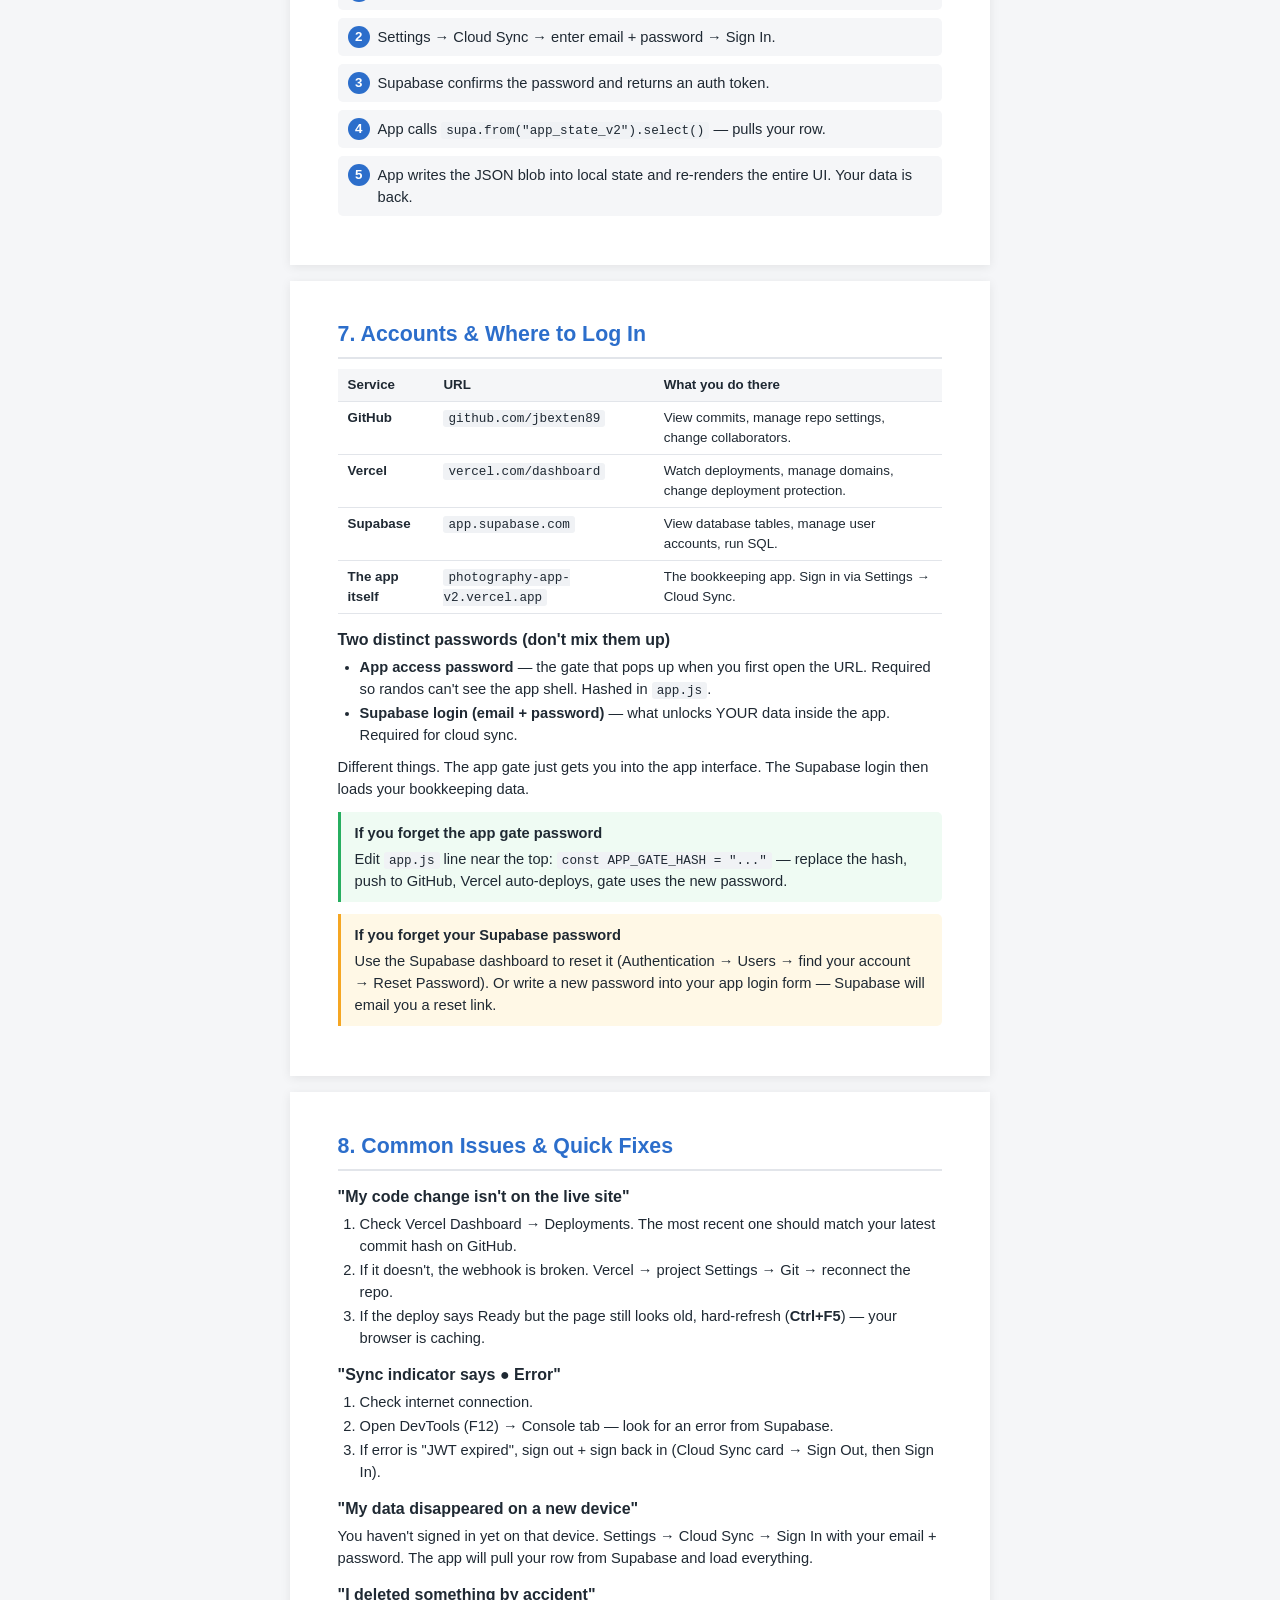
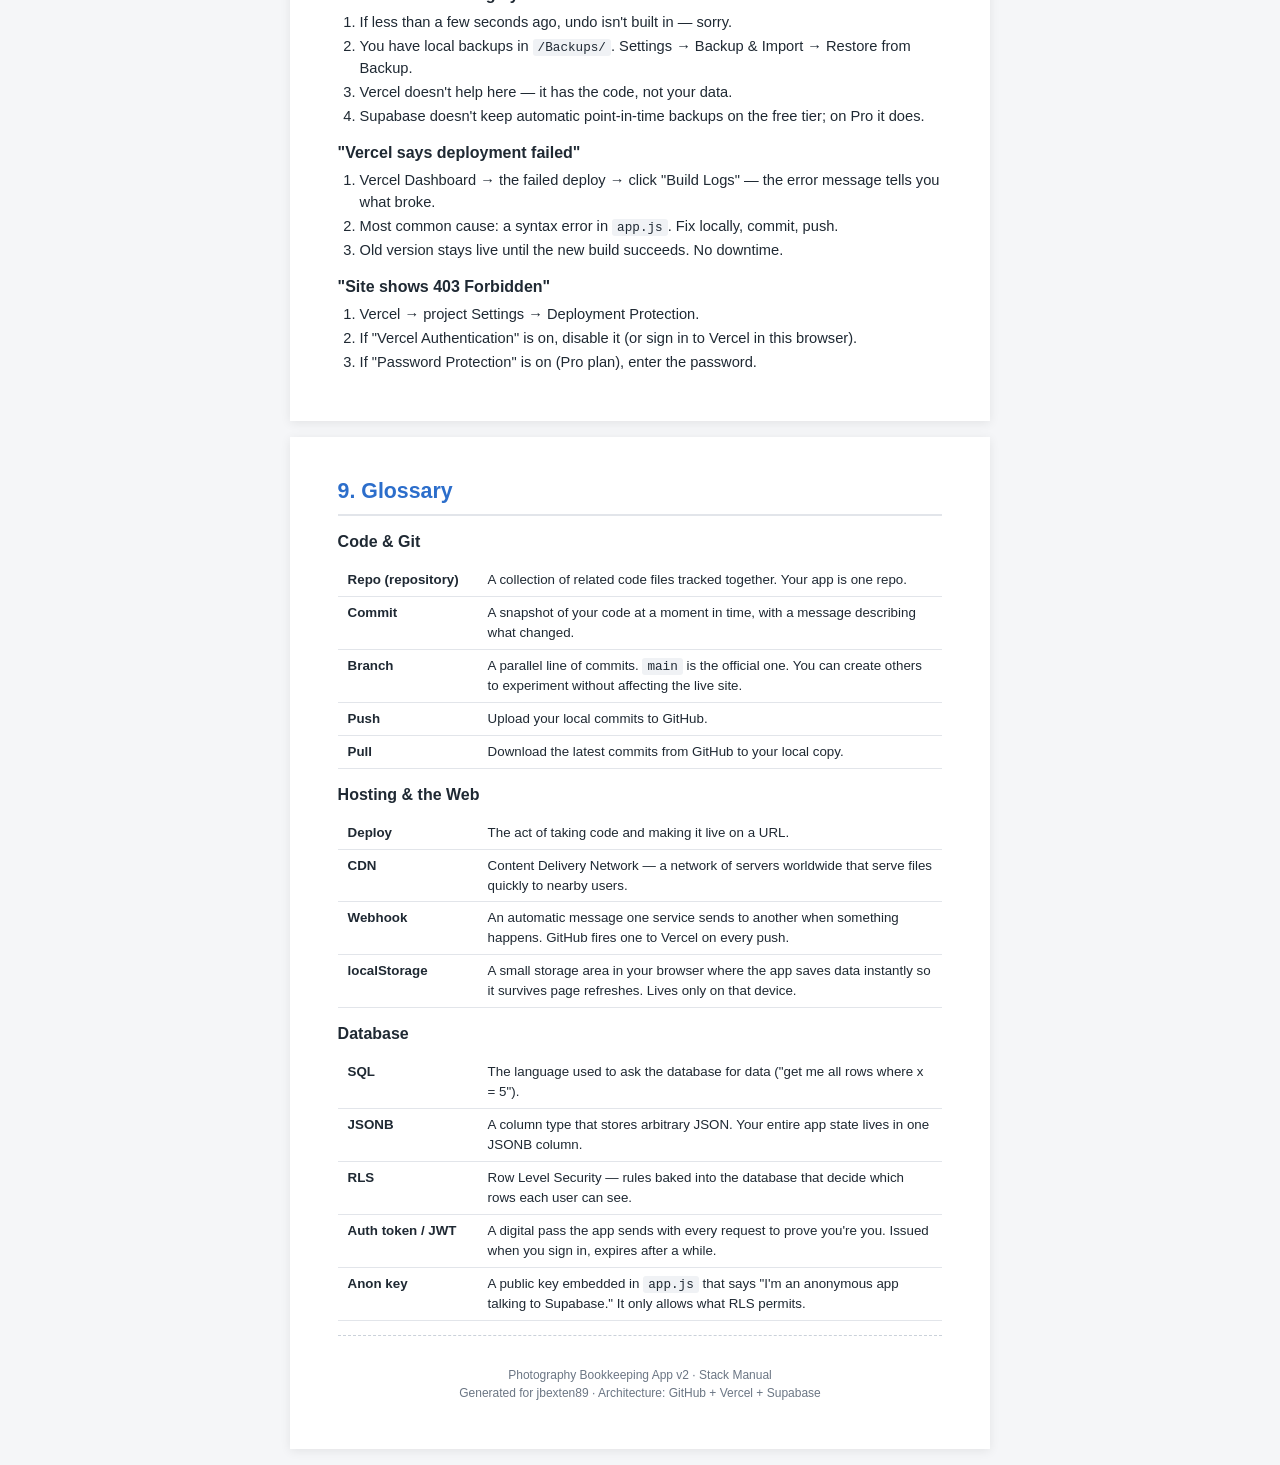
<file: manual-stack.html>
<!DOCTYPE html>
<html lang="en">
<head>
<meta charset="UTF-8" />
<title>Photography App v2 — Stack Manual</title>
<style>
  /* ============ Print + screen layout ============ */
  @page { size: letter; margin: 0.6in; }
  * { box-sizing: border-box; }
  html, body { margin: 0; padding: 0; }
  body {
    font-family: -apple-system, "Segoe UI", Roboto, sans-serif;
    color: #1f2933;
    background: #f5f6f8;
    font-size: 11pt;
    line-height: 1.5;
  }
  .page {
    background: #fff;
    max-width: 7.3in;
    margin: 16px auto;
    padding: 0.4in 0.5in;
    box-shadow: 0 2px 10px rgba(0,0,0,0.08);
    page-break-after: always;
  }
  .page:last-child { page-break-after: auto; }
  @media print {
    body { background: #fff; font-size: 10.5pt; }
    .page { box-shadow: none; margin: 0; max-width: none; padding: 0; }
  }

  /* ============ Type ============ */
  h1 { font-size: 26pt; margin: 0 0 4px; color: #2c6ecb; letter-spacing: -0.5px; }
  h2 {
    font-size: 16pt;
    color: #2c6ecb;
    margin: 0 0 10px;
    padding-bottom: 6px;
    border-bottom: 2px solid #e2e5ea;
  }
  h3 { font-size: 12pt; margin: 14px 0 4px; color: #1f2933; }
  p  { margin: 0 0 8px; }
  code, .mono {
    font-family: ui-monospace, "Cascadia Code", Consolas, monospace;
    font-size: 9.5pt;
    background: #f0f2f5;
    padding: 1px 5px;
    border-radius: 3px;
  }
  pre {
    background: #0f1419;
    color: #e4e8ed;
    padding: 10px 14px;
    border-radius: 5px;
    font-family: ui-monospace, Consolas, monospace;
    font-size: 9pt;
    overflow-x: auto;
    line-height: 1.45;
  }
  ul, ol { margin: 4px 0 10px; padding-left: 22px; }
  li { margin: 2px 0; }
  .muted  { color: #6b7684; }
  .accent { color: #2c6ecb; font-weight: 600; }
  .small  { font-size: 9pt; color: #6b7684; }
  hr { border: 0; border-top: 1px dashed #cbd2da; margin: 14px 0; }

  /* ============ Cover ============ */
  .cover {
    min-height: 9in;
    display: flex;
    flex-direction: column;
    justify-content: center;
    align-items: center;
    text-align: center;
  }
  .cover-eyebrow { font-size: 11pt; letter-spacing: 4px; color: #6b7684; text-transform: uppercase; margin-bottom: 8px; }
  .cover-title { font-size: 38pt; color: #2c6ecb; margin: 0 0 4px; letter-spacing: -1px; }
  .cover-sub   { font-size: 14pt; color: #1f2933; margin: 0 0 30px; }
  .cover-meta  { color: #6b7684; font-size: 10pt; margin-top: auto; padding-top: 30px; }

  /* ============ Diagram primitives ============ */
  .diagram { display: block; margin: 14px auto; max-width: 100%; }

  /* ============ Service-specific tints ============ */
  .git { color: #24292f; }
  .ver { color: #000; }
  .sup { color: #3ecf8e; }
  .usr { color: #b8860b; }

  /* ============ Tables ============ */
  table { width: 100%; border-collapse: collapse; margin: 10px 0; font-size: 10pt; }
  th, td { padding: 6px 10px; border-bottom: 1px solid #e2e5ea; text-align: left; vertical-align: top; }
  th { background: #f5f6f8; font-weight: 600; color: #1f2933; }

  /* ============ Callouts ============ */
  .callout {
    background: #f0f6ff;
    border-left: 3px solid #2c6ecb;
    padding: 10px 14px;
    margin: 12px 0;
    border-radius: 0 5px 5px 0;
  }
  .callout-warn  { background: #fff8e6; border-left-color: #f5a623; }
  .callout-good  { background: #effbf3; border-left-color: #27ae60; }
  .callout-title { font-weight: 700; margin: 0 0 4px; }

  /* ============ Step list ============ */
  .steps { counter-reset: step; padding-left: 0; list-style: none; }
  .steps > li {
    counter-increment: step;
    margin: 8px 0;
    padding: 8px 12px 8px 40px;
    background: #f5f6f8;
    border-radius: 5px;
    position: relative;
  }
  .steps > li::before {
    content: counter(step);
    position: absolute;
    left: 10px;
    top: 8px;
    width: 22px;
    height: 22px;
    background: #2c6ecb;
    color: #fff;
    border-radius: 50%;
    text-align: center;
    line-height: 22px;
    font-size: 10pt;
    font-weight: 700;
  }
</style>
</head>
<body>

<!-- ============================================================
     COVER
     ============================================================ -->
<section class="page cover">
  <div class="cover-eyebrow">Photography Bookkeeping App v2</div>
  <h1 class="cover-title">Stack Manual</h1>
  <p class="cover-sub">How GitHub, Vercel, and Supabase work together</p>
  <svg class="diagram" width="500" height="320" viewBox="0 0 500 320">
    <!-- big triangle of services -->
    <defs>
      <marker id="arr" viewBox="0 0 10 10" refX="8" refY="5" markerWidth="7" markerHeight="7" orient="auto">
        <path d="M0,0 L10,5 L0,10 Z" fill="#6b7684"/>
      </marker>
    </defs>

    <!-- GitHub box -->
    <rect x="40"  y="40"  width="160" height="80" rx="8" fill="#24292f"/>
    <text x="120" y="76"  text-anchor="middle" fill="#fff" font-family="sans-serif" font-size="18" font-weight="700">GitHub</text>
    <text x="120" y="98"  text-anchor="middle" fill="#cbd5e1" font-family="sans-serif" font-size="11">source code</text>

    <!-- Vercel box -->
    <rect x="300" y="40"  width="160" height="80" rx="8" fill="#000"/>
    <text x="380" y="76"  text-anchor="middle" fill="#fff" font-family="sans-serif" font-size="18" font-weight="700">Vercel</text>
    <text x="380" y="98"  text-anchor="middle" fill="#cbd5e1" font-family="sans-serif" font-size="11">hosting + CDN</text>

    <!-- Supabase box -->
    <rect x="170" y="200" width="160" height="80" rx="8" fill="#3ecf8e"/>
    <text x="250" y="236" text-anchor="middle" fill="#0f1419" font-family="sans-serif" font-size="18" font-weight="700">Supabase</text>
    <text x="250" y="258" text-anchor="middle" fill="#0f1419" font-family="sans-serif" font-size="11">database + auth</text>

    <!-- arrows -->
    <line x1="200" y1="80"  x2="295" y2="80"  stroke="#6b7684" stroke-width="2" marker-end="url(#arr)"/>
    <text x="247" y="70"  text-anchor="middle" fill="#6b7684" font-family="sans-serif" font-size="10">push</text>

    <line x1="380" y1="125" x2="290" y2="200" stroke="#6b7684" stroke-width="2" marker-end="url(#arr)"/>
    <text x="358" y="170" text-anchor="middle" fill="#6b7684" font-family="sans-serif" font-size="10">browser</text>

    <line x1="210" y1="200" x2="140" y2="125" stroke="#6b7684" stroke-width="2" marker-end="url(#arr)"/>
    <text x="148" y="170" text-anchor="middle" fill="#6b7684" font-family="sans-serif" font-size="10">data sync</text>
  </svg>

  <p class="cover-meta">Reference manual · Generated for jbexten89</p>
</section>


<!-- ============================================================
     1. THE BIG PICTURE
     ============================================================ -->
<section class="page">
  <h2>1. The Big Picture</h2>
  <p>Your app uses three completely separate services, each owned by a different company. Each one has a single job:</p>

  <table>
    <thead>
      <tr><th>Service</th><th>What it does</th><th>What lives there</th></tr>
    </thead>
    <tbody>
      <tr>
        <td><strong class="git">GitHub</strong></td>
        <td>Stores the source code and tracks every change</td>
        <td><span class="mono">index.html</span>, <span class="mono">app.js</span>, <span class="mono">styles.css</span></td>
      </tr>
      <tr>
        <td><strong>Vercel</strong></td>
        <td>Serves the website to anyone who visits the URL</td>
        <td>The compiled/deployed version of the same files</td>
      </tr>
      <tr>
        <td><strong class="sup">Supabase</strong></td>
        <td>Stores YOUR data (transactions, jobs, invoices, etc.) and handles your login</td>
        <td>The <span class="mono">app_state_v2</span> table + your user account</td>
      </tr>
    </tbody>
  </table>

  <h3>An analogy you might know</h3>
  <p>Imagine you're publishing a magazine.</p>
  <ul>
    <li><strong class="git">GitHub</strong> is your <em>filing cabinet</em> &mdash; every draft, every edit, every revision is filed there.</li>
    <li><strong>Vercel</strong> is the <em>printing press + delivery truck</em> &mdash; it takes whatever's in the cabinet and gets a copy to readers.</li>
    <li><strong class="sup">Supabase</strong> is your <em>customer database</em> &mdash; it remembers each subscriber's info between issues.</li>
  </ul>

  <h3>Why three services?</h3>
  <p>You <em>could</em> build all this on one platform, but you'd lose the cleanest trade-off this stack offers: each service is the best at exactly one job. GitHub is best for code history. Vercel is best at instantly deploying static sites. Supabase is best at storing user data with proper security rules. They're built to talk to each other.</p>

  <div class="callout">
    <p class="callout-title">The best part</p>
    <p style="margin:0">All three have free tiers that cover everything this app needs. Your monthly cost is $0 unless you outgrow them.</p>
  </div>
</section>


<!-- ============================================================
     2. ARCHITECTURE DIAGRAM
     ============================================================ -->
<section class="page">
  <h2>2. Architecture &mdash; The Whole System</h2>
  <p>Here's the complete picture: where the data flows, what runs where, and who talks to whom.</p>

  <svg class="diagram" width="650" height="430" viewBox="0 0 650 430">
    <defs>
      <marker id="arr2" viewBox="0 0 10 10" refX="8" refY="5" markerWidth="7" markerHeight="7" orient="auto">
        <path d="M0,0 L10,5 L0,10 Z" fill="#2c6ecb"/>
      </marker>
      <marker id="arr2g" viewBox="0 0 10 10" refX="8" refY="5" markerWidth="7" markerHeight="7" orient="auto">
        <path d="M0,0 L10,5 L0,10 Z" fill="#6b7684"/>
      </marker>
    </defs>

    <!-- Developer / You -->
    <rect x="20"  y="30"  width="140" height="60" rx="8" fill="#f4b942" stroke="#b88a14" stroke-width="1"/>
    <text x="90"  y="60" text-anchor="middle" font-family="sans-serif" font-size="14" font-weight="700" fill="#1f2933">YOU (developer)</text>
    <text x="90"  y="78" text-anchor="middle" font-family="sans-serif" font-size="10" fill="#1f2933">Edit code locally</text>

    <!-- GitHub -->
    <rect x="240" y="30"  width="160" height="60" rx="8" fill="#24292f"/>
    <text x="320" y="58"  text-anchor="middle" font-family="sans-serif" font-size="15" font-weight="700" fill="#fff">GitHub</text>
    <text x="320" y="76"  text-anchor="middle" font-family="sans-serif" font-size="10" fill="#cbd5e1">Photography-App-v2 repo</text>

    <!-- Vercel -->
    <rect x="480" y="30"  width="150" height="60" rx="8" fill="#000"/>
    <text x="555" y="58"  text-anchor="middle" font-family="sans-serif" font-size="15" font-weight="700" fill="#fff">Vercel</text>
    <text x="555" y="76"  text-anchor="middle" font-family="sans-serif" font-size="10" fill="#cbd5e1">photography-app-v2.vercel.app</text>

    <!-- arrows top row -->
    <line x1="160" y1="60" x2="235" y2="60" stroke="#2c6ecb" stroke-width="2" marker-end="url(#arr2)"/>
    <text x="197" y="52" text-anchor="middle" font-family="sans-serif" font-size="9" fill="#2c6ecb">git push</text>

    <line x1="400" y1="60" x2="475" y2="60" stroke="#2c6ecb" stroke-width="2" marker-end="url(#arr2)"/>
    <text x="437" y="52" text-anchor="middle" font-family="sans-serif" font-size="9" fill="#2c6ecb">webhook</text>

    <!-- Browser (user) -->
    <rect x="240" y="180" width="160" height="80" rx="8" fill="#fff" stroke="#2c6ecb" stroke-width="2"/>
    <text x="320" y="207" text-anchor="middle" font-family="sans-serif" font-size="14" font-weight="700" fill="#1f2933">User's Browser</text>
    <text x="320" y="225" text-anchor="middle" font-family="sans-serif" font-size="10" fill="#6b7684">Loads HTML/JS/CSS</text>
    <text x="320" y="241" text-anchor="middle" font-family="sans-serif" font-size="10" fill="#6b7684">Runs the app</text>

    <!-- Vercel → Browser -->
    <line x1="555" y1="92" x2="395" y2="190" stroke="#2c6ecb" stroke-width="2" marker-end="url(#arr2)"/>
    <text x="510" y="145" text-anchor="middle" font-family="sans-serif" font-size="9" fill="#2c6ecb">serves files</text>

    <!-- Supabase -->
    <rect x="240" y="340" width="160" height="60" rx="8" fill="#3ecf8e"/>
    <text x="320" y="368" text-anchor="middle" font-family="sans-serif" font-size="15" font-weight="700" fill="#0f1419">Supabase</text>
    <text x="320" y="386" text-anchor="middle" font-family="sans-serif" font-size="10" fill="#0f1419">app_state_v2 table</text>

    <!-- Browser ↔ Supabase -->
    <line x1="305" y1="261" x2="305" y2="338" stroke="#3ecf8e" stroke-width="2" marker-end="url(#arr2g)"/>
    <text x="252" y="305" text-anchor="middle" font-family="sans-serif" font-size="9" fill="#3ecf8e">push state</text>
    <line x1="335" y1="338" x2="335" y2="262" stroke="#3ecf8e" stroke-width="2" marker-end="url(#arr2g)"/>
    <text x="385" y="305" text-anchor="middle" font-family="sans-serif" font-size="9" fill="#3ecf8e">pull state</text>

    <!-- legend at bottom -->
    <text x="20" y="425" font-family="sans-serif" font-size="9" fill="#6b7684">→ Code path (you edit, GitHub stores, Vercel deploys, browser receives)</text>
  </svg>

  <h3>Reading the diagram</h3>
  <p>Top row is the <strong>code pipeline</strong>: you write code, push to GitHub, Vercel auto-deploys it. Bottom half is the <strong>runtime</strong>: a user opens the browser, downloads the app from Vercel, and uses Supabase to load + save their personal data.</p>
  <p>Crucially, <strong class="accent">your data never goes through GitHub or Vercel</strong>. It travels directly from the browser to Supabase. GitHub and Vercel only see the public app code, never your transactions or jobs.</p>
</section>


<!-- ============================================================
     3. GITHUB
     ============================================================ -->
<section class="page">
  <h2>3. GitHub &mdash; The Code Vault</h2>

  <h3>What it does</h3>
  <p>GitHub stores every version of your app's source code. Every change is a "commit" with a timestamp, a message, and a unique fingerprint. You can roll back to any prior version at any time.</p>

  <h3>Where your app lives</h3>
  <p>Your v2 code lives at: <strong class="mono">github.com/jbexten89/Photography-App-v2</strong></p>
  <p>The <strong class="mono">main</strong> branch is the "live" version. Whatever's on <span class="mono">main</span> is what Vercel deploys.</p>

  <h3>How code gets there</h3>
  <svg class="diagram" width="600" height="160" viewBox="0 0 600 160">
    <defs>
      <marker id="arr3" viewBox="0 0 10 10" refX="8" refY="5" markerWidth="7" markerHeight="7" orient="auto">
        <path d="M0,0 L10,5 L0,10 Z" fill="#6b7684"/>
      </marker>
    </defs>
    <!-- Local file -->
    <rect x="20" y="50" width="130" height="60" rx="6" fill="#fff" stroke="#cbd2da"/>
    <text x="85" y="74" text-anchor="middle" font-family="sans-serif" font-size="12" font-weight="700">Your laptop</text>
    <text x="85" y="92" text-anchor="middle" font-family="sans-serif" font-size="10" fill="#6b7684">app.js (edited)</text>

    <!-- git add -->
    <rect x="180" y="50" width="100" height="60" rx="6" fill="#f0f6ff" stroke="#2c6ecb"/>
    <text x="230" y="74" text-anchor="middle" font-family="sans-serif" font-size="11" font-weight="700">git add</text>
    <text x="230" y="92" text-anchor="middle" font-family="sans-serif" font-size="9" fill="#6b7684">stage changes</text>

    <!-- git commit -->
    <rect x="305" y="50" width="100" height="60" rx="6" fill="#f0f6ff" stroke="#2c6ecb"/>
    <text x="355" y="74" text-anchor="middle" font-family="sans-serif" font-size="11" font-weight="700">git commit</text>
    <text x="355" y="92" text-anchor="middle" font-family="sans-serif" font-size="9" fill="#6b7684">snapshot locally</text>

    <!-- git push -->
    <rect x="430" y="50" width="100" height="60" rx="6" fill="#f0f6ff" stroke="#2c6ecb"/>
    <text x="480" y="74" text-anchor="middle" font-family="sans-serif" font-size="11" font-weight="700">git push</text>
    <text x="480" y="92" text-anchor="middle" font-family="sans-serif" font-size="9" fill="#6b7684">upload to GitHub</text>

    <!-- arrows -->
    <line x1="150" y1="80" x2="175" y2="80" stroke="#6b7684" stroke-width="2" marker-end="url(#arr3)"/>
    <line x1="280" y1="80" x2="300" y2="80" stroke="#6b7684" stroke-width="2" marker-end="url(#arr3)"/>
    <line x1="405" y1="80" x2="425" y2="80" stroke="#6b7684" stroke-width="2" marker-end="url(#arr3)"/>

    <text x="20"  y="40"  font-family="sans-serif" font-size="10" fill="#6b7684" font-weight="700">LOCAL</text>
    <text x="430" y="40"  font-family="sans-serif" font-size="10" fill="#6b7684" font-weight="700">REMOTE (GitHub)</text>
  </svg>

  <h3>The three commands you'll use</h3>
  <pre>git add app.js                # stage what you changed
git commit -m "Fix typo"      # save snapshot with a description
git push                      # send it to GitHub</pre>

  <h3>Why version control matters here</h3>
  <ul>
    <li><strong>Undo is free.</strong> Broke something three commits ago? Roll back in 10 seconds.</li>
    <li><strong>Vercel listens for pushes.</strong> Every push triggers an automatic deploy.</li>
    <li><strong>You can work from anywhere.</strong> Lost your laptop? Clone the repo on a new machine and you have everything back.</li>
  </ul>

  <div class="callout">
    <p class="callout-title">Two repos in your account</p>
    <p style="margin:0"><strong class="mono">Photography</strong> &mdash; the v1 app (still running). <strong class="mono">Photography-App-v2</strong> &mdash; this one. They're independent; pushing to one doesn't affect the other.</p>
  </div>
</section>


<!-- ============================================================
     4. VERCEL
     ============================================================ -->
<section class="page">
  <h2>4. Vercel &mdash; The Hosting + Deploy Engine</h2>

  <h3>What it does</h3>
  <p>Vercel takes the files on your GitHub repo's <span class="mono">main</span> branch and serves them at a URL anyone in the world can visit. It also <strong>auto-deploys</strong> &mdash; every time you push to GitHub, Vercel builds and publishes the new version, usually within 30&ndash;60 seconds. No manual upload step.</p>

  <h3>Your URL</h3>
  <p><strong class="mono">https://photography-app-v2.vercel.app/</strong></p>

  <h3>What a deploy looks like</h3>
  <svg class="diagram" width="600" height="220" viewBox="0 0 600 220">
    <defs>
      <marker id="arr4" viewBox="0 0 10 10" refX="8" refY="5" markerWidth="7" markerHeight="7" orient="auto">
        <path d="M0,0 L10,5 L0,10 Z" fill="#000"/>
      </marker>
    </defs>

    <!-- 1: GitHub push -->
    <circle cx="60" cy="50" r="22" fill="#24292f"/>
    <text x="60" y="56" text-anchor="middle" font-family="sans-serif" font-size="14" font-weight="700" fill="#fff">1</text>
    <text x="60" y="100" text-anchor="middle" font-family="sans-serif" font-size="10">Push lands</text>
    <text x="60" y="115" text-anchor="middle" font-family="sans-serif" font-size="10">on GitHub</text>

    <line x1="85"  y1="50" x2="135" y2="50" stroke="#000" stroke-width="2" marker-end="url(#arr4)"/>

    <!-- 2: Webhook fires -->
    <circle cx="160" cy="50" r="22" fill="#000"/>
    <text x="160" y="56" text-anchor="middle" font-family="sans-serif" font-size="14" font-weight="700" fill="#fff">2</text>
    <text x="160" y="100" text-anchor="middle" font-family="sans-serif" font-size="10">GitHub pings</text>
    <text x="160" y="115" text-anchor="middle" font-family="sans-serif" font-size="10">Vercel webhook</text>

    <line x1="185" y1="50" x2="235" y2="50" stroke="#000" stroke-width="2" marker-end="url(#arr4)"/>

    <!-- 3: Vercel pulls code -->
    <circle cx="260" cy="50" r="22" fill="#000"/>
    <text x="260" y="56" text-anchor="middle" font-family="sans-serif" font-size="14" font-weight="700" fill="#fff">3</text>
    <text x="260" y="100" text-anchor="middle" font-family="sans-serif" font-size="10">Vercel pulls</text>
    <text x="260" y="115" text-anchor="middle" font-family="sans-serif" font-size="10">latest code</text>

    <line x1="285" y1="50" x2="335" y2="50" stroke="#000" stroke-width="2" marker-end="url(#arr4)"/>

    <!-- 4: Build + publish -->
    <circle cx="360" cy="50" r="22" fill="#000"/>
    <text x="360" y="56" text-anchor="middle" font-family="sans-serif" font-size="14" font-weight="700" fill="#fff">4</text>
    <text x="360" y="100" text-anchor="middle" font-family="sans-serif" font-size="10">Build &amp; copy</text>
    <text x="360" y="115" text-anchor="middle" font-family="sans-serif" font-size="10">to global CDN</text>

    <line x1="385" y1="50" x2="435" y2="50" stroke="#000" stroke-width="2" marker-end="url(#arr4)"/>

    <!-- 5: Live -->
    <circle cx="460" cy="50" r="22" fill="#27ae60"/>
    <text x="460" y="56" text-anchor="middle" font-family="sans-serif" font-size="14" font-weight="700" fill="#fff">5</text>
    <text x="460" y="100" text-anchor="middle" font-family="sans-serif" font-size="10">Live URL</text>
    <text x="460" y="115" text-anchor="middle" font-family="sans-serif" font-size="10">serves new code</text>

    <text x="300" y="170" text-anchor="middle" font-family="sans-serif" font-size="10" fill="#6b7684" font-style="italic">Total time: usually 30&ndash;60 seconds</text>
  </svg>

  <h3>Why Vercel and not just GitHub Pages?</h3>
  <ul>
    <li><strong>Custom domain support</strong> &mdash; if you ever buy a real domain like <span class="mono">photography.bexten.com</span>, Vercel hooks it up in two clicks.</li>
    <li><strong>Better caching</strong> &mdash; files are served from a CDN closest to whoever's loading the page.</li>
    <li><strong>Built-in deploy protection</strong> &mdash; password gates, preview environments, instant rollback.</li>
  </ul>

  <h3>The CDN, briefly</h3>
  <p>A CDN (Content Delivery Network) is a network of servers around the world. When you visit your site, the files come from the server geographically closest to you, not from a single origin. That's why the app loads fast even on slow connections.</p>

  <div class="callout callout-warn">
    <p class="callout-title">Caching gotcha</p>
    <p style="margin:0">Sometimes your browser holds onto the old version of <span class="mono">app.js</span> even after Vercel deploys a new one. If you don't see your latest change, hard-refresh: <strong>Ctrl+F5</strong> (Windows) or <strong>Cmd+Shift+R</strong> (Mac).</p>
  </div>
</section>


<!-- ============================================================
     5. SUPABASE
     ============================================================ -->
<section class="page">
  <h2>5. Supabase &mdash; The Data Vault</h2>

  <h3>What it does</h3>
  <p>Supabase is a cloud database. It holds <em>your</em> data &mdash; transactions, jobs, invoices, customers, settings &mdash; and lets the app read and write to it from any device. It also handles your login (email + password authentication).</p>

  <h3>The table</h3>
  <p>Your data lives in a single PostgreSQL table called <span class="mono">app_state_v2</span>:</p>

  <table>
    <thead><tr><th>Column</th><th>Type</th><th>What it is</th></tr></thead>
    <tbody>
      <tr><td><span class="mono">user_id</span></td><td>UUID</td><td>Links the row to your login. Acts as the row's primary key.</td></tr>
      <tr><td><span class="mono">data</span></td><td>JSONB</td><td>The entire app state &mdash; transactions, jobs, invoices, settings &mdash; as one giant JSON blob.</td></tr>
      <tr><td><span class="mono">updated_at</span></td><td>timestamptz</td><td>When the row was last saved. Updated on every push.</td></tr>
    </tbody>
  </table>

  <h3>One row per user</h3>
  <p>Every authenticated user gets exactly one row. Yours might look like:</p>
  <pre>user_id     | ed4e364b-b312-4660-a3fd-281bd...
data        | {"jobs":[...], "transactions":[...], ...}
updated_at  | 2026-05-04 21:46:06+00</pre>

  <h3>Row Level Security (RLS) &mdash; how privacy actually works</h3>
  <p>The single most important Supabase feature for this app. RLS is a database rule that says:</p>
  <div class="callout callout-good">
    <p style="margin:0;font-style:italic">"You can only read or write rows where the row's <span class="mono">user_id</span> equals YOUR <span class="mono">user_id</span>."</p>
  </div>
  <p>This is enforced by Postgres itself, not the app. Even if someone stole the public anon key embedded in <span class="mono">app.js</span> and crafted a malicious request, they still couldn't read your row without your password &mdash; because they wouldn't be authenticated <em>as you</em>, and RLS would refuse the query.</p>

  <h3>How saves work</h3>
  <svg class="diagram" width="600" height="200" viewBox="0 0 600 200">
    <defs>
      <marker id="arr5" viewBox="0 0 10 10" refX="8" refY="5" markerWidth="7" markerHeight="7" orient="auto">
        <path d="M0,0 L10,5 L0,10 Z" fill="#3ecf8e"/>
      </marker>
    </defs>

    <rect x="20"  y="60" width="150" height="80" rx="8" fill="#fff" stroke="#2c6ecb" stroke-width="2"/>
    <text x="95"  y="90" text-anchor="middle" font-family="sans-serif" font-size="13" font-weight="700">App in browser</text>
    <text x="95"  y="110" text-anchor="middle" font-family="sans-serif" font-size="10" fill="#6b7684">You add a transaction</text>

    <rect x="220" y="60" width="160" height="80" rx="8" fill="#f0f2f5"/>
    <text x="300" y="90" text-anchor="middle" font-family="sans-serif" font-size="13" font-weight="700">localStorage</text>
    <text x="300" y="110" text-anchor="middle" font-family="sans-serif" font-size="10" fill="#6b7684">Saved instantly</text>

    <rect x="430" y="60" width="150" height="80" rx="8" fill="#3ecf8e"/>
    <text x="505" y="90" text-anchor="middle" font-family="sans-serif" font-size="13" font-weight="700" fill="#0f1419">Supabase</text>
    <text x="505" y="110" text-anchor="middle" font-family="sans-serif" font-size="10" fill="#0f1419">Synced ~ 1 sec later</text>

    <line x1="170" y1="100" x2="215" y2="100" stroke="#3ecf8e" stroke-width="2" marker-end="url(#arr5)"/>
    <line x1="380" y1="100" x2="425" y2="100" stroke="#3ecf8e" stroke-width="2" marker-end="url(#arr5)"/>

    <text x="20"  y="180" font-family="sans-serif" font-size="10" fill="#6b7684">Local-first design: your edit is saved instantly to the browser; Supabase sync happens in the background.</text>
  </svg>

  <p>This means: if Supabase is down or you're offline, the app still works. Your edits queue locally and push the next time the connection is up.</p>

  <div class="callout">
    <p class="callout-title">v1 vs v2 separation</p>
    <p style="margin:0">v1 writes to <span class="mono">app_state</span>. v2 writes to <span class="mono">app_state_v2</span>. Same login, two separate tables, no risk of one overwriting the other.</p>
  </div>
</section>


<!-- ============================================================
     6. END-TO-END FLOWS
     ============================================================ -->
<section class="page">
  <h2>6. End-to-End: How a Change Gets to You</h2>

  <h3>Scenario A &mdash; You ship a code change</h3>
  <p>You fix a typo and want it on the live site.</p>
  <ol class="steps">
    <li>You edit <span class="mono">app.js</span> in your local copy.</li>
    <li><span class="mono">git add</span>, <span class="mono">git commit</span>, <span class="mono">git push</span> &mdash; the change uploads to GitHub.</li>
    <li>GitHub fires a webhook to Vercel ("hey, new code on main").</li>
    <li>Vercel pulls the code, builds it (no actual build step here, it's static), copies to the CDN.</li>
    <li>Anyone visiting the URL now gets the new version.</li>
  </ol>

  <h3>Scenario B &mdash; A user adds a transaction</h3>
  <ol class="steps">
    <li>You're on the live site. You click <strong>+ New Transaction</strong>, fill it in, hit Save.</li>
    <li>The browser updates its local state and writes to <span class="mono">localStorage</span> &mdash; instant. UI updates immediately.</li>
    <li>The app calls <span class="mono">supa.from("app_state_v2").upsert(state)</span>.</li>
    <li>Supabase verifies your auth token, applies the RLS policy, updates your row.</li>
    <li>Sync indicator in the sidebar flips ◐ Syncing &rarr; ● Synced.</li>
  </ol>

  <h3>Scenario C &mdash; You sign in from a new device</h3>
  <ol class="steps">
    <li>Open the app URL in a fresh browser. Local storage is empty.</li>
    <li>Settings &rarr; Cloud Sync &rarr; enter email + password &rarr; Sign In.</li>
    <li>Supabase confirms the password and returns an auth token.</li>
    <li>App calls <span class="mono">supa.from("app_state_v2").select()</span> &mdash; pulls your row.</li>
    <li>App writes the JSON blob into local state and re-renders the entire UI. Your data is back.</li>
  </ol>
</section>


<!-- ============================================================
     7. ACCOUNTS / LOGINS
     ============================================================ -->
<section class="page">
  <h2>7. Accounts &amp; Where to Log In</h2>

  <table>
    <thead><tr><th>Service</th><th>URL</th><th>What you do there</th></tr></thead>
    <tbody>
      <tr>
        <td><strong>GitHub</strong></td>
        <td><span class="mono">github.com/jbexten89</span></td>
        <td>View commits, manage repo settings, change collaborators.</td>
      </tr>
      <tr>
        <td><strong>Vercel</strong></td>
        <td><span class="mono">vercel.com/dashboard</span></td>
        <td>Watch deployments, manage domains, change deployment protection.</td>
      </tr>
      <tr>
        <td><strong>Supabase</strong></td>
        <td><span class="mono">app.supabase.com</span></td>
        <td>View database tables, manage user accounts, run SQL.</td>
      </tr>
      <tr>
        <td><strong>The app itself</strong></td>
        <td><span class="mono">photography-app-v2.vercel.app</span></td>
        <td>The bookkeeping app. Sign in via Settings &rarr; Cloud Sync.</td>
      </tr>
    </tbody>
  </table>

  <h3>Two distinct passwords (don't mix them up)</h3>
  <ul>
    <li><strong>App access password</strong> &mdash; the gate that pops up when you first open the URL. Required so randos can't see the app shell. Hashed in <span class="mono">app.js</span>.</li>
    <li><strong>Supabase login (email + password)</strong> &mdash; what unlocks YOUR data inside the app. Required for cloud sync.</li>
  </ul>
  <p>Different things. The app gate just gets you into the app interface. The Supabase login then loads your bookkeeping data.</p>

  <div class="callout callout-good">
    <p class="callout-title">If you forget the app gate password</p>
    <p style="margin:0">Edit <span class="mono">app.js</span> line near the top: <span class="mono">const APP_GATE_HASH = "..."</span> &mdash; replace the hash, push to GitHub, Vercel auto-deploys, gate uses the new password.</p>
  </div>

  <div class="callout callout-warn">
    <p class="callout-title">If you forget your Supabase password</p>
    <p style="margin:0">Use the Supabase dashboard to reset it (Authentication &rarr; Users &rarr; find your account &rarr; Reset Password). Or write a new password into your app login form &mdash; Supabase will email you a reset link.</p>
  </div>
</section>


<!-- ============================================================
     8. WHAT CAN BREAK & HOW TO FIX
     ============================================================ -->
<section class="page">
  <h2>8. Common Issues &amp; Quick Fixes</h2>

  <h3>"My code change isn't on the live site"</h3>
  <ol>
    <li>Check Vercel Dashboard &rarr; Deployments. The most recent one should match your latest commit hash on GitHub.</li>
    <li>If it doesn't, the webhook is broken. Vercel &rarr; project Settings &rarr; Git &rarr; reconnect the repo.</li>
    <li>If the deploy says Ready but the page still looks old, hard-refresh (<strong>Ctrl+F5</strong>) &mdash; your browser is caching.</li>
  </ol>

  <h3>"Sync indicator says ● Error"</h3>
  <ol>
    <li>Check internet connection.</li>
    <li>Open DevTools (F12) &rarr; Console tab &mdash; look for an error from Supabase.</li>
    <li>If error is "JWT expired", sign out + sign back in (Cloud Sync card &rarr; Sign Out, then Sign In).</li>
  </ol>

  <h3>"My data disappeared on a new device"</h3>
  <p>You haven't signed in yet on that device. Settings &rarr; Cloud Sync &rarr; Sign In with your email + password. The app will pull your row from Supabase and load everything.</p>

  <h3>"I deleted something by accident"</h3>
  <ol>
    <li>If less than a few seconds ago, undo isn't built in &mdash; sorry.</li>
    <li>You have local backups in <span class="mono">/Backups/</span>. Settings &rarr; Backup &amp; Import &rarr; Restore from Backup.</li>
    <li>Vercel doesn't help here &mdash; it has the code, not your data.</li>
    <li>Supabase doesn't keep automatic point-in-time backups on the free tier; on Pro it does.</li>
  </ol>

  <h3>"Vercel says deployment failed"</h3>
  <ol>
    <li>Vercel Dashboard &rarr; the failed deploy &rarr; click "Build Logs" &mdash; the error message tells you what broke.</li>
    <li>Most common cause: a syntax error in <span class="mono">app.js</span>. Fix locally, commit, push.</li>
    <li>Old version stays live until the new build succeeds. No downtime.</li>
  </ol>

  <h3>"Site shows 403 Forbidden"</h3>
  <ol>
    <li>Vercel &rarr; project Settings &rarr; Deployment Protection.</li>
    <li>If "Vercel Authentication" is on, disable it (or sign in to Vercel in this browser).</li>
    <li>If "Password Protection" is on (Pro plan), enter the password.</li>
  </ol>
</section>


<!-- ============================================================
     9. GLOSSARY
     ============================================================ -->
<section class="page">
  <h2>9. Glossary</h2>

  <h3>Code &amp; Git</h3>
  <table>
    <tr><td style="width:140px"><strong>Repo (repository)</strong></td><td>A collection of related code files tracked together. Your app is one repo.</td></tr>
    <tr><td><strong>Commit</strong></td><td>A snapshot of your code at a moment in time, with a message describing what changed.</td></tr>
    <tr><td><strong>Branch</strong></td><td>A parallel line of commits. <span class="mono">main</span> is the official one. You can create others to experiment without affecting the live site.</td></tr>
    <tr><td><strong>Push</strong></td><td>Upload your local commits to GitHub.</td></tr>
    <tr><td><strong>Pull</strong></td><td>Download the latest commits from GitHub to your local copy.</td></tr>
  </table>

  <h3>Hosting &amp; the Web</h3>
  <table>
    <tr><td style="width:140px"><strong>Deploy</strong></td><td>The act of taking code and making it live on a URL.</td></tr>
    <tr><td><strong>CDN</strong></td><td>Content Delivery Network &mdash; a network of servers worldwide that serve files quickly to nearby users.</td></tr>
    <tr><td><strong>Webhook</strong></td><td>An automatic message one service sends to another when something happens. GitHub fires one to Vercel on every push.</td></tr>
    <tr><td><strong>localStorage</strong></td><td>A small storage area in your browser where the app saves data instantly so it survives page refreshes. Lives only on that device.</td></tr>
  </table>

  <h3>Database</h3>
  <table>
    <tr><td style="width:140px"><strong>SQL</strong></td><td>The language used to ask the database for data ("get me all rows where x = 5").</td></tr>
    <tr><td><strong>JSONB</strong></td><td>A column type that stores arbitrary JSON. Your entire app state lives in one JSONB column.</td></tr>
    <tr><td><strong>RLS</strong></td><td>Row Level Security &mdash; rules baked into the database that decide which rows each user can see.</td></tr>
    <tr><td><strong>Auth token / JWT</strong></td><td>A digital pass the app sends with every request to prove you're you. Issued when you sign in, expires after a while.</td></tr>
    <tr><td><strong>Anon key</strong></td><td>A public key embedded in <span class="mono">app.js</span> that says "I'm an anonymous app talking to Supabase." It only allows what RLS permits.</td></tr>
  </table>

  <hr/>
  <p class="small" style="text-align:center;margin-top:30px">
    Photography Bookkeeping App v2 &middot; Stack Manual<br/>
    Generated for jbexten89 &middot; Architecture: GitHub + Vercel + Supabase
  </p>
</section>

</body>
</html>
</file>
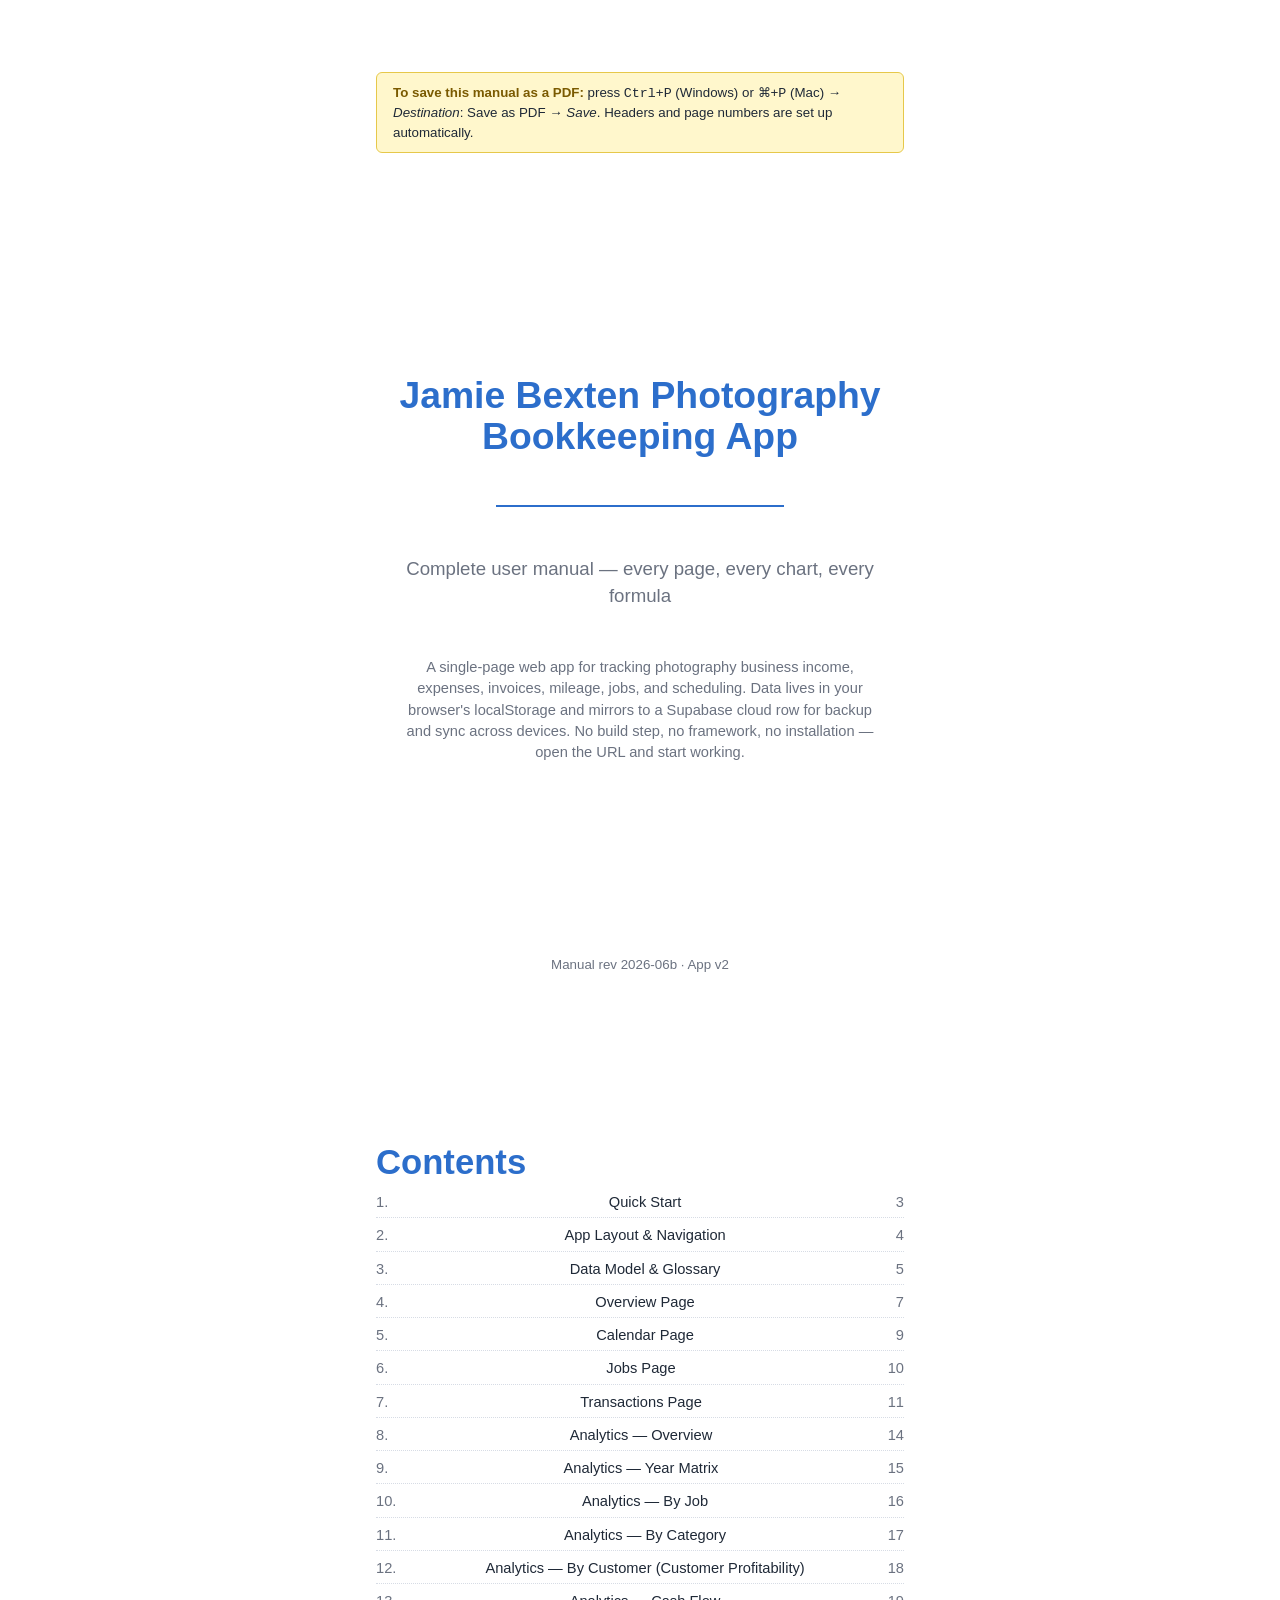
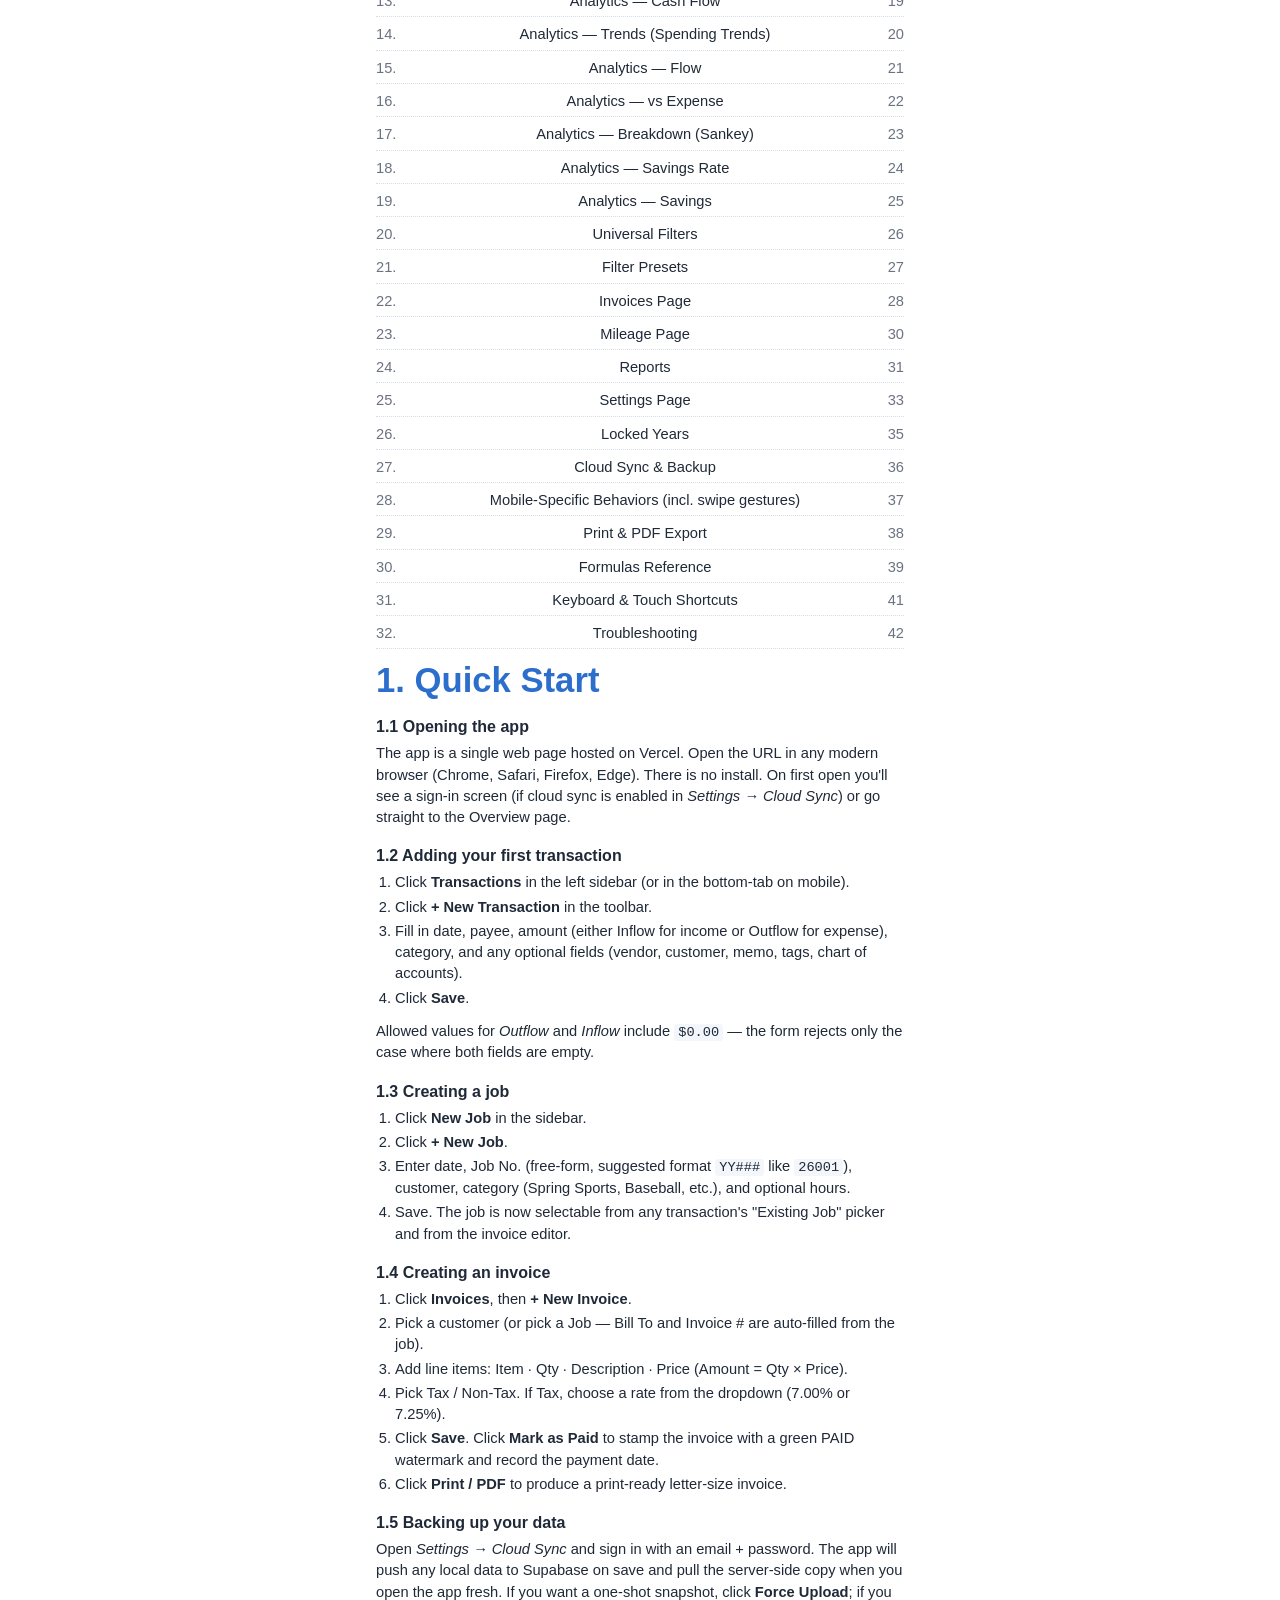
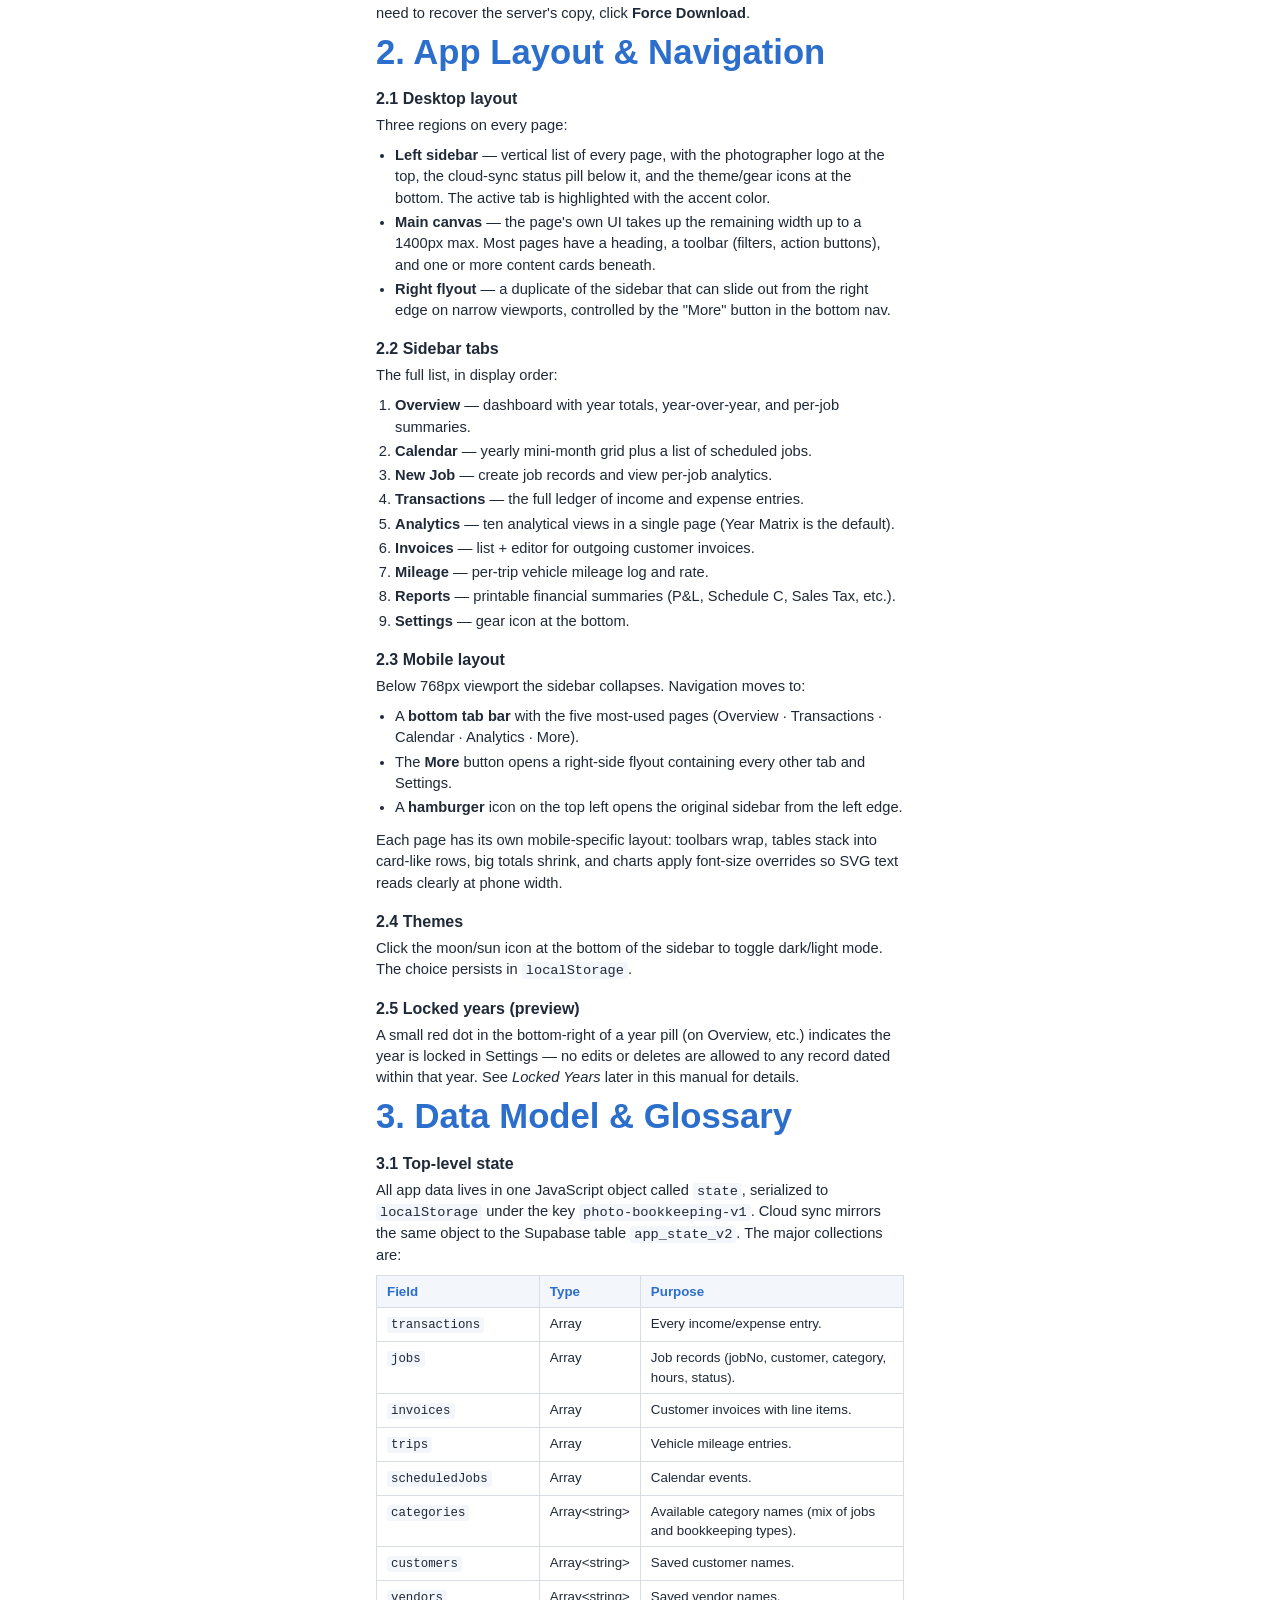
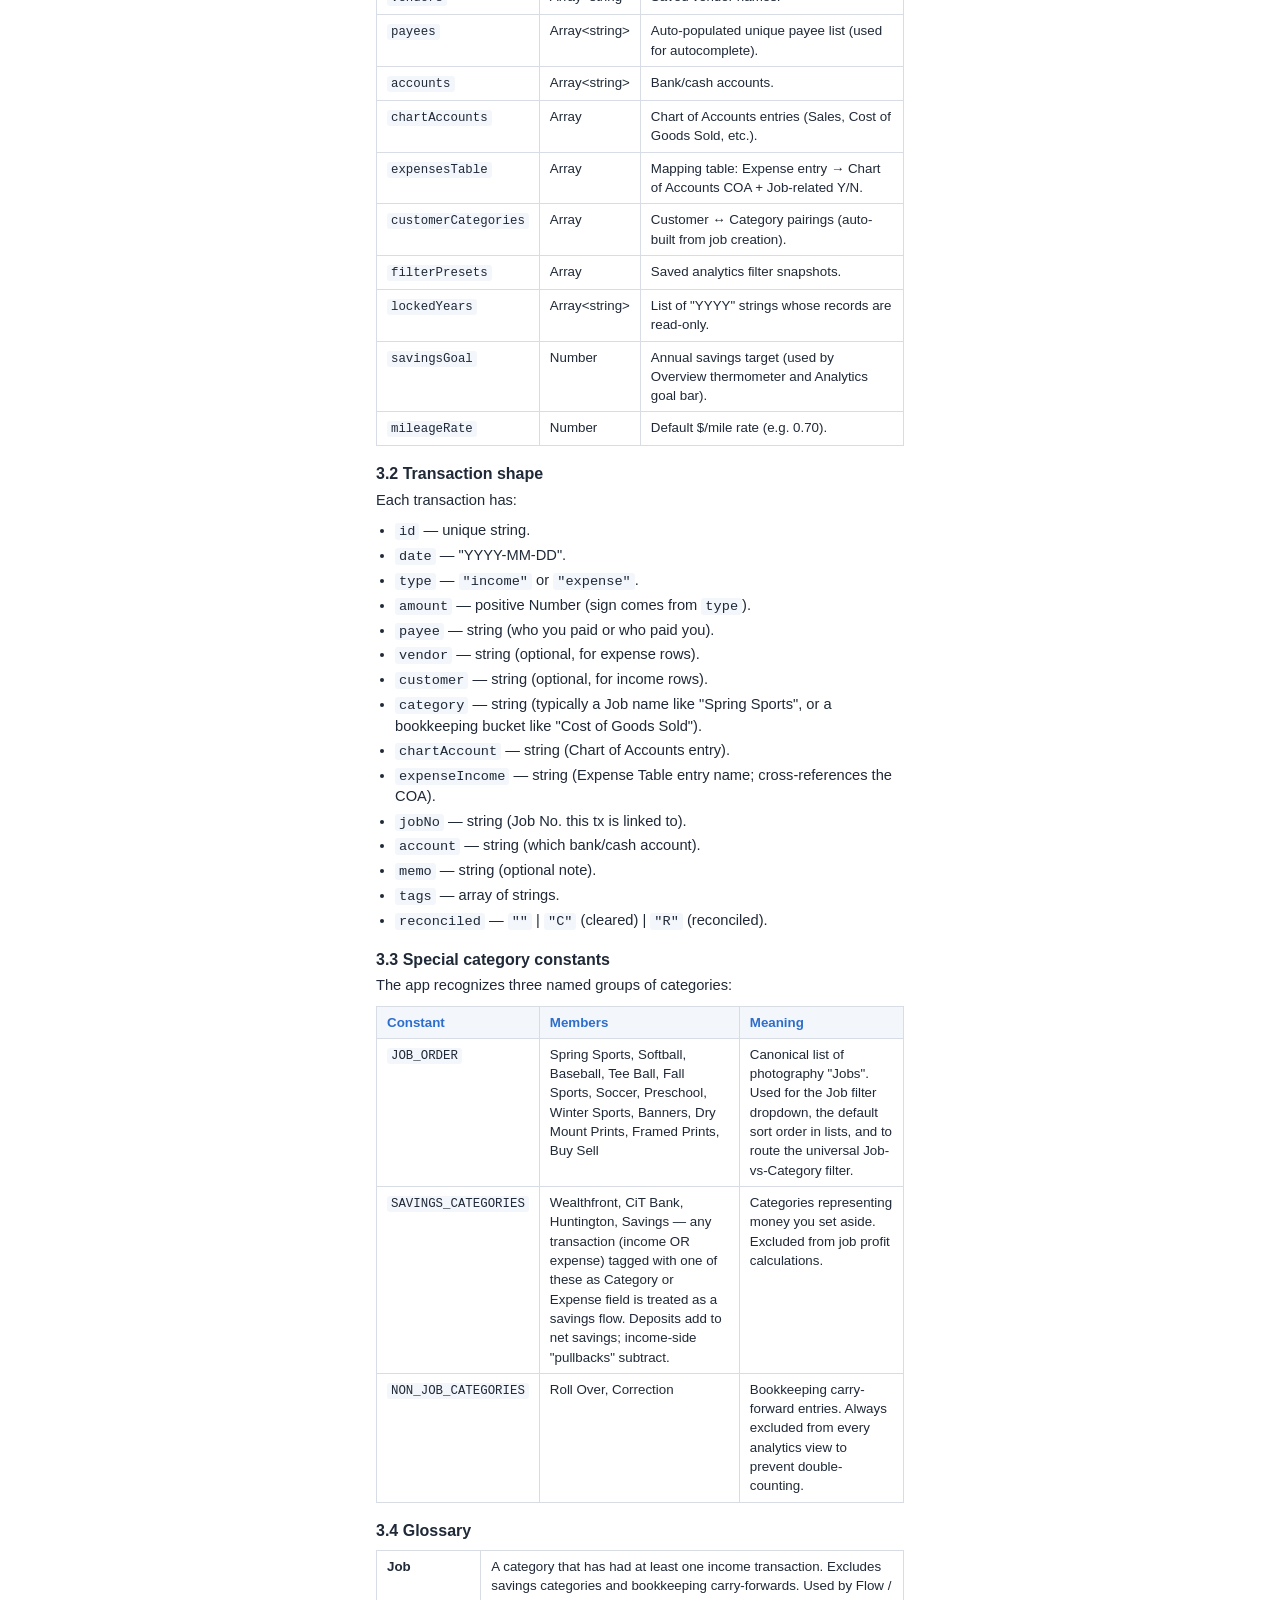
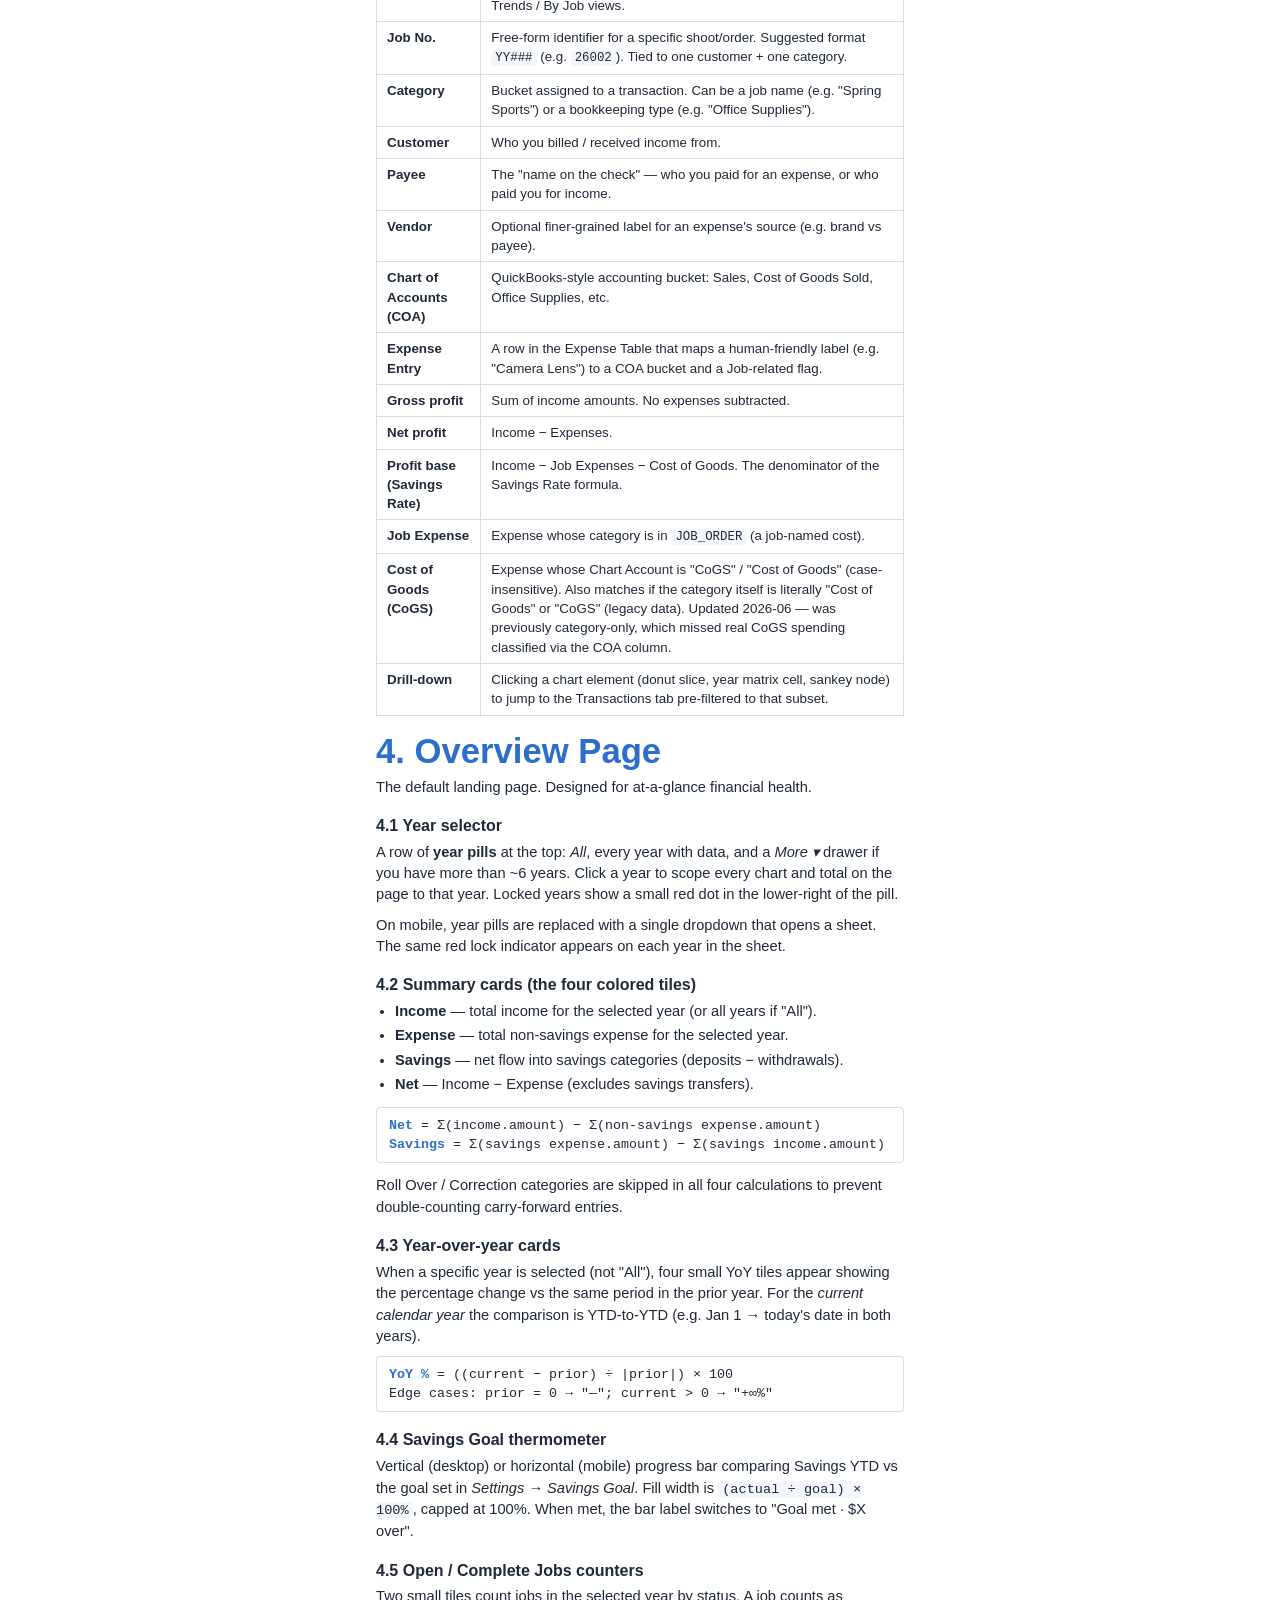
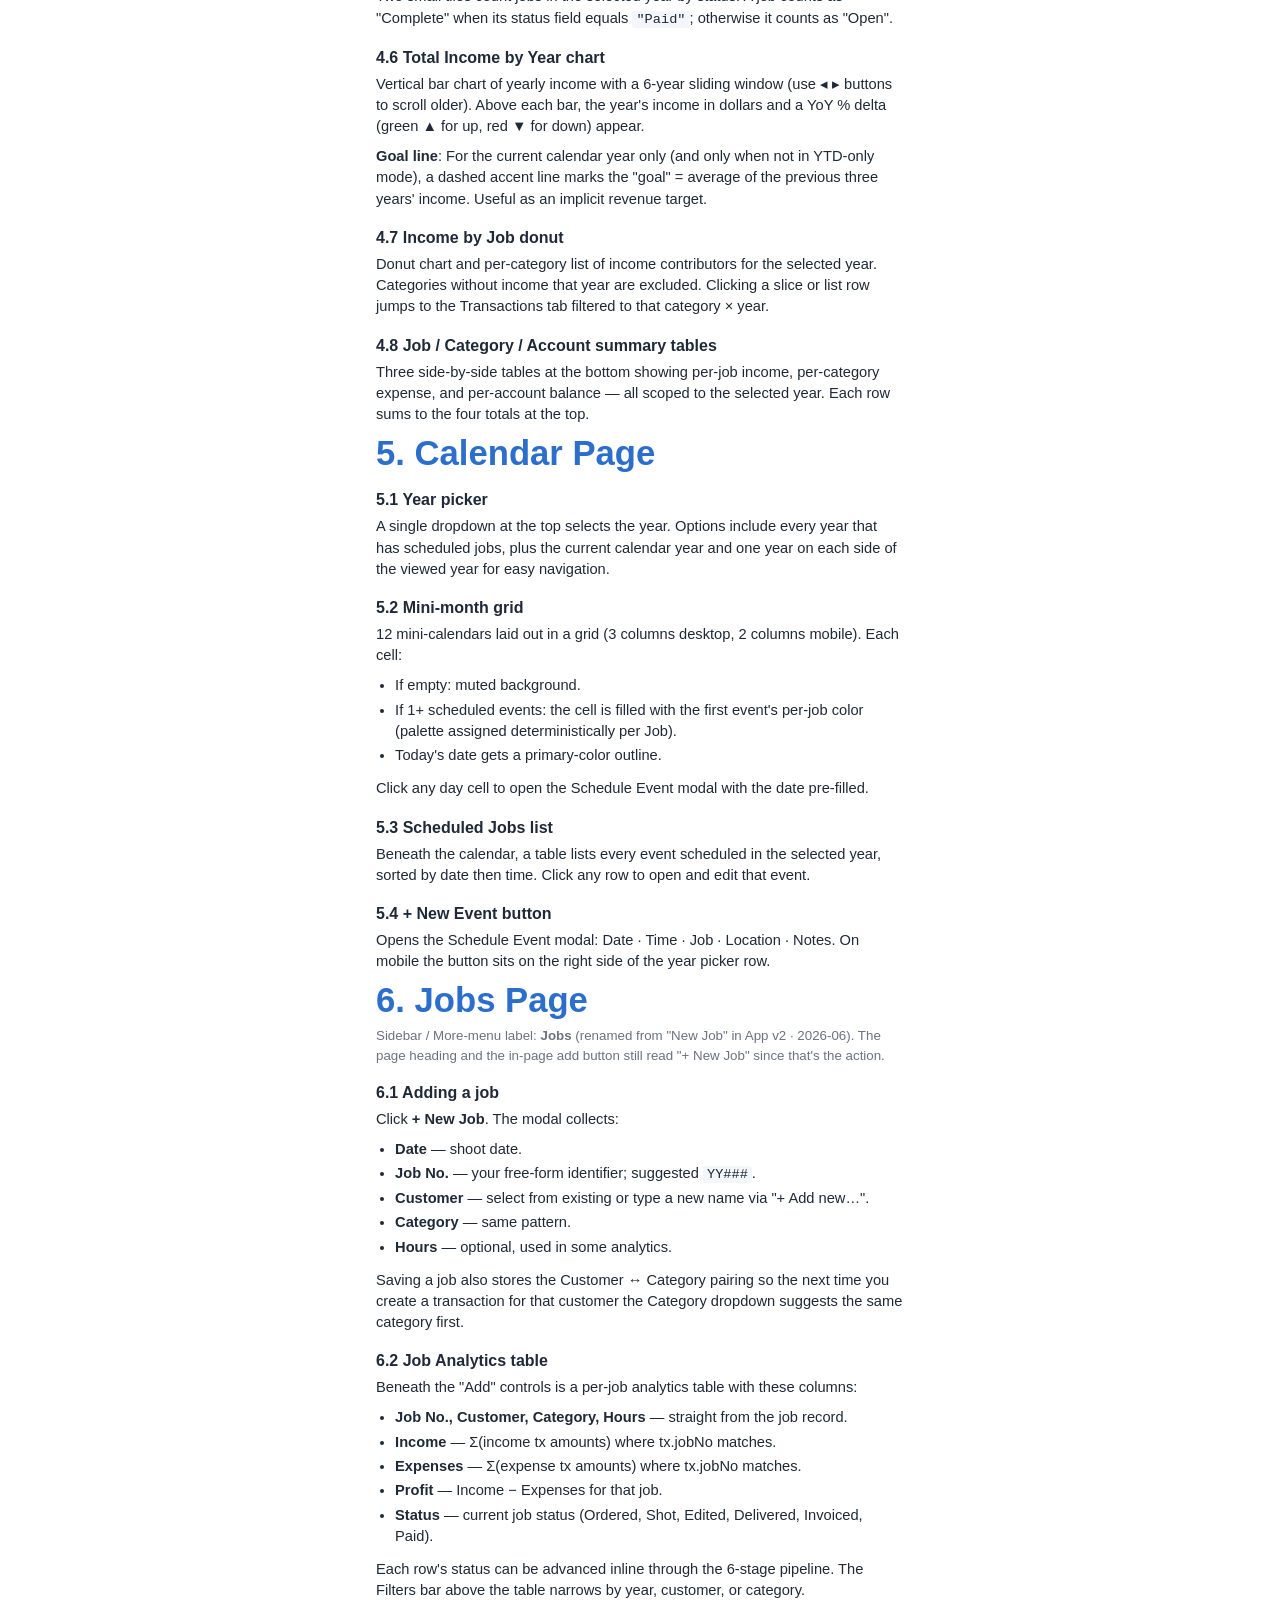
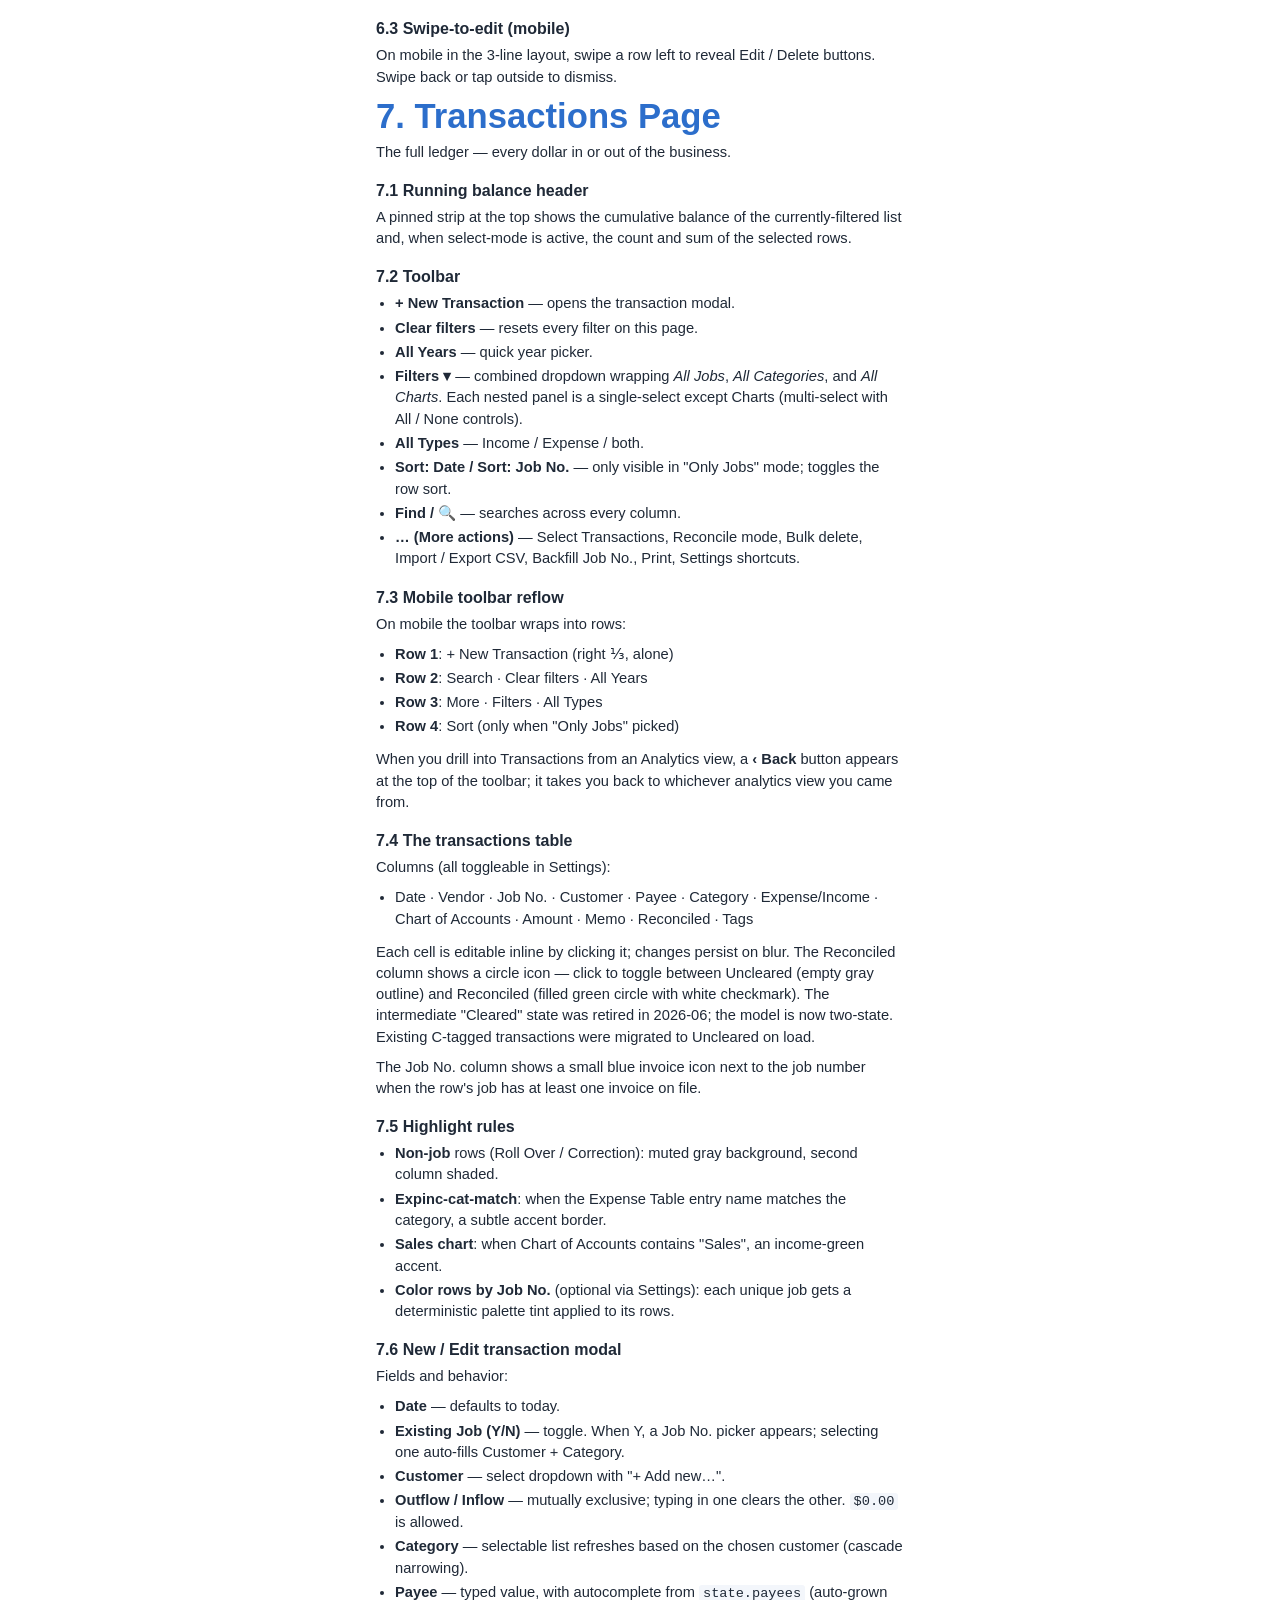
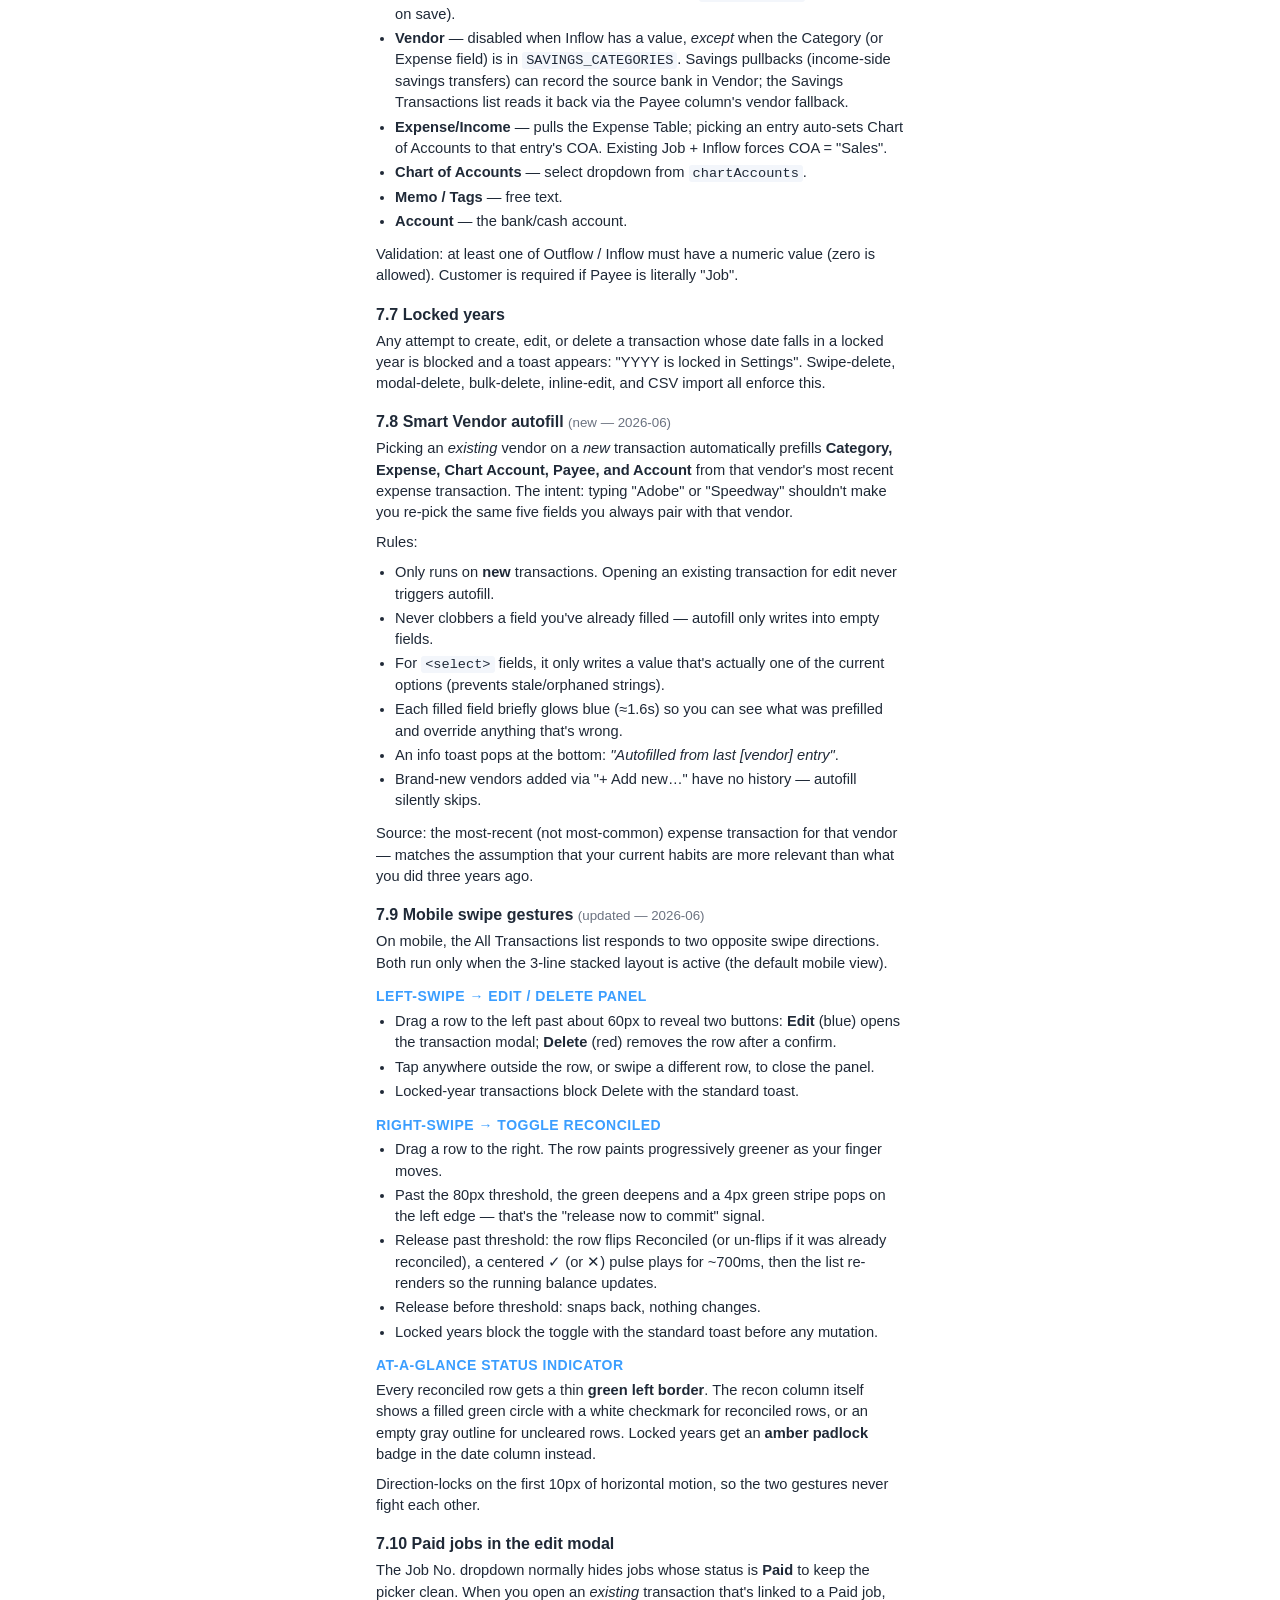
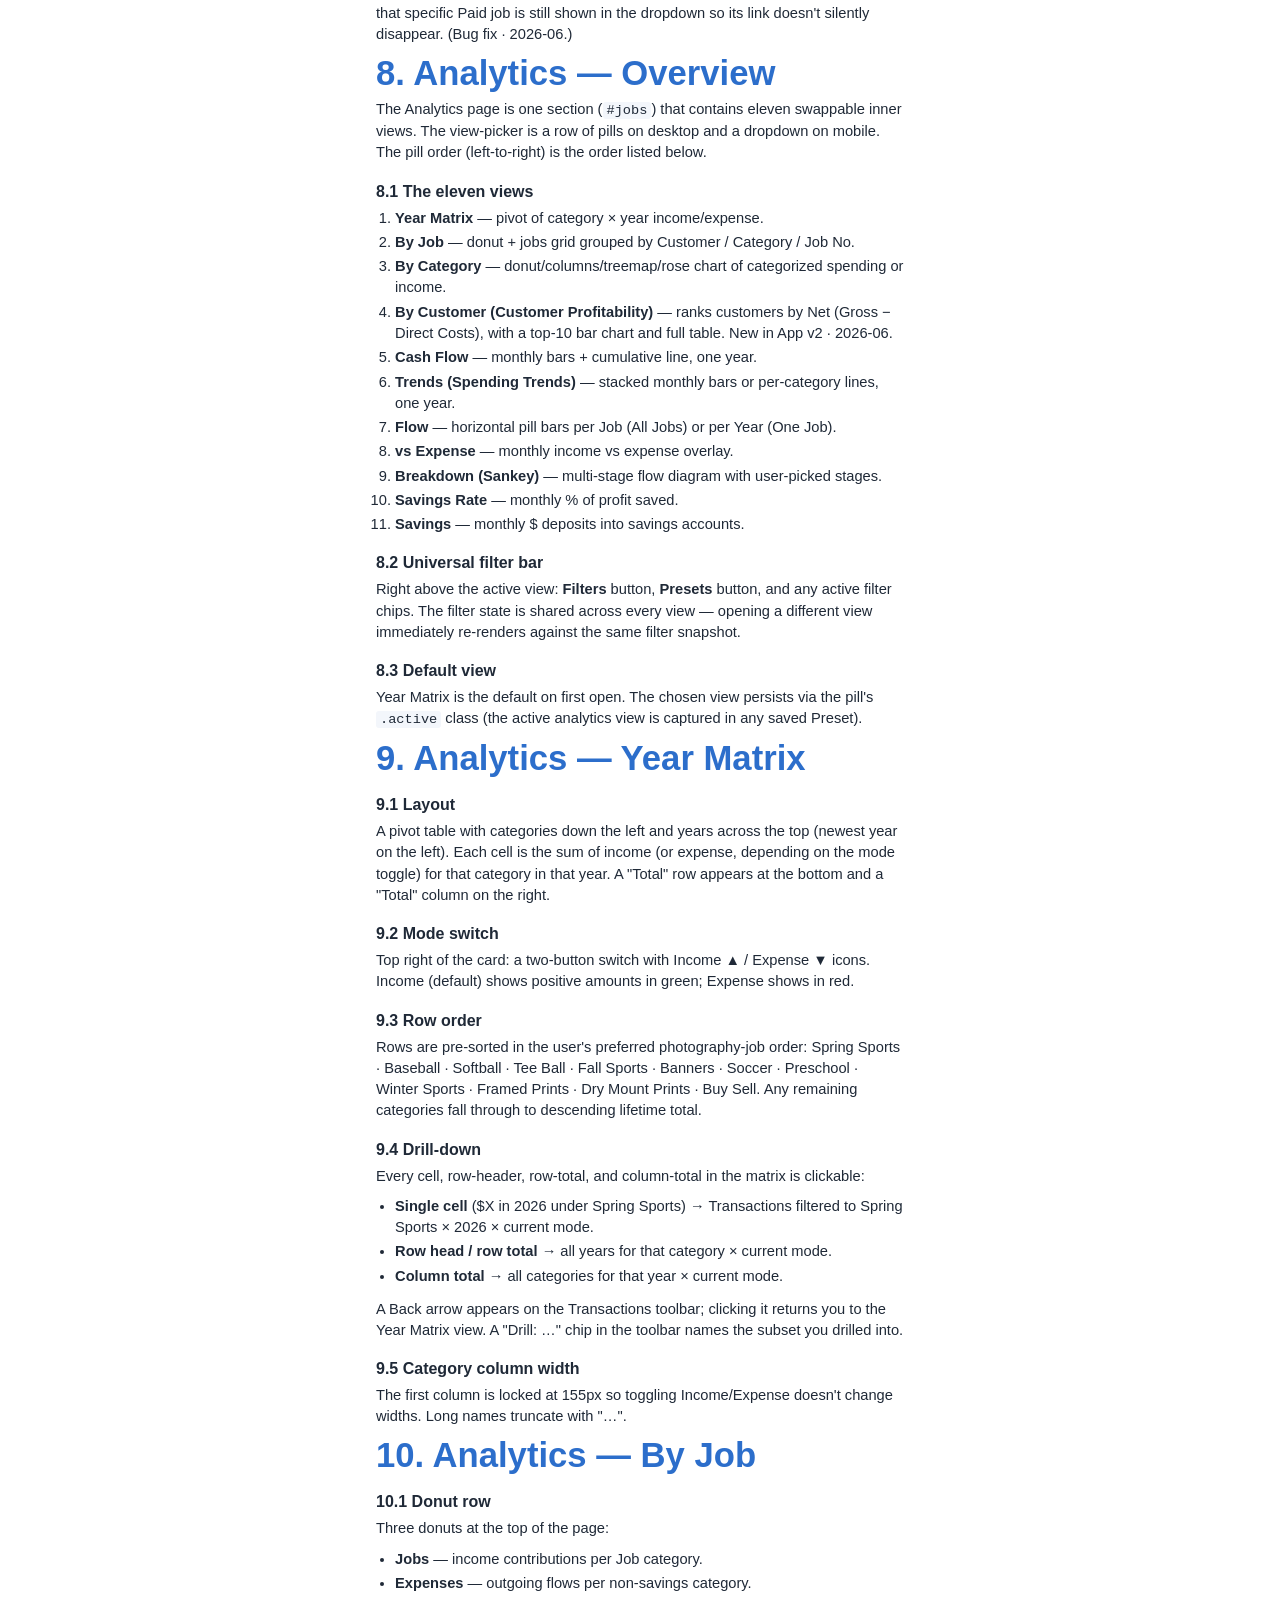
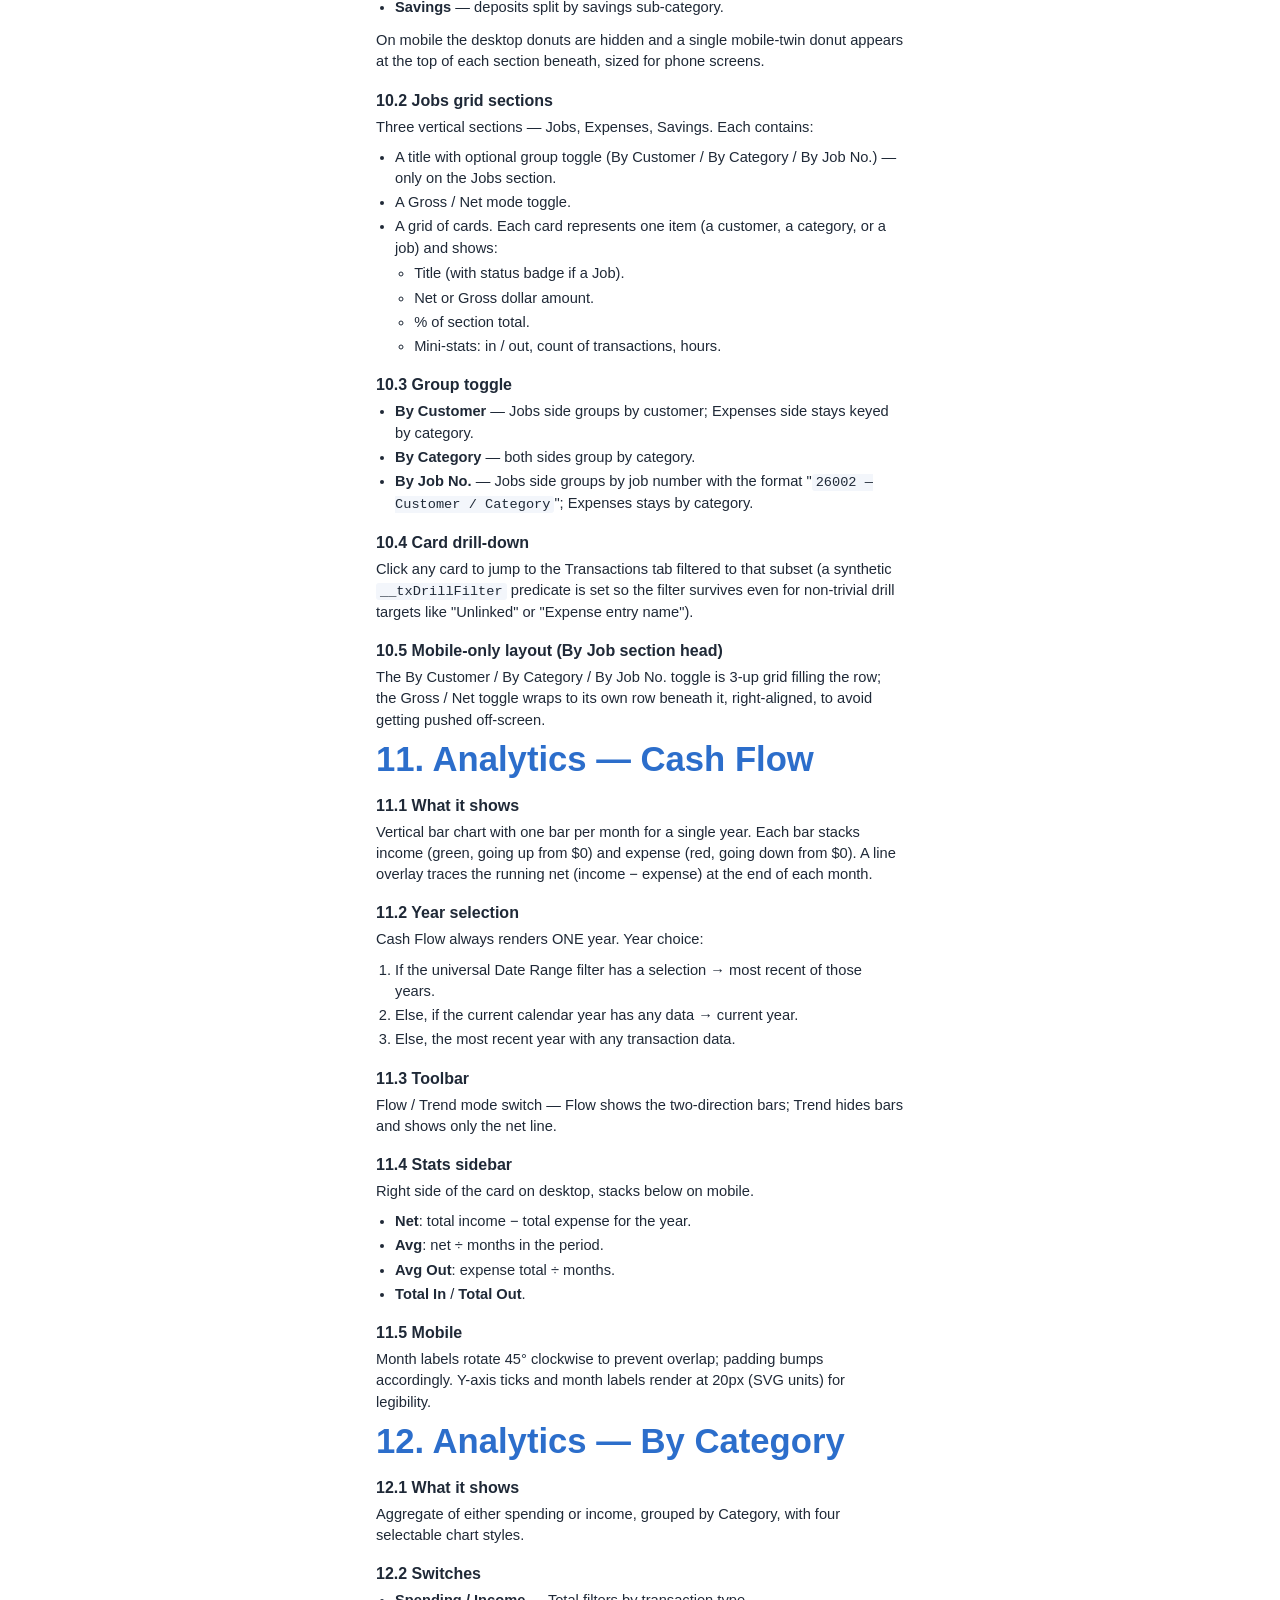
<file: manual.html>
<!DOCTYPE html>
<html lang="en">
<head>
<meta charset="UTF-8" />
<title>Jamie Bexten Photography — Bookkeeping App · User Manual</title>
<style>
  :root {
    --primary: #2c6ecb;
    --accent:  #3b9eff;
    --muted:   #6b7280;
    --border:  #d7dce5;
    --bg-soft: #f3f6fb;
    --text:    #1f2937;
  }
  * { box-sizing: border-box; }
  html, body {
    margin: 0; padding: 0;
    font-family: -apple-system, BlinkMacSystemFont, "Segoe UI", Helvetica, Arial, sans-serif;
    color: var(--text);
    background: #fff;
    font-size: 11pt;
    line-height: 1.45;
  }
  body { max-width: 7in; margin: 0 auto; padding: 0.75in 0.75in 0.5in; }

  .print-banner {
    position: sticky; top: 0; z-index: 100;
    background: #fff7cc; border: 1px solid #e6c84a;
    padding: 10px 16px; border-radius: 6px;
    margin-bottom: 30px;
    font-size: 10pt;
  }
  .print-banner strong { color: #7a5a00; }
  @media print { .print-banner { display: none !important; } }

  h1 { color: var(--primary); font-size: 26pt; line-height: 1.1; margin: 0 0 0.2em; }
  h2 { color: var(--primary); font-size: 16pt; margin: 1.2em 0 0.4em; page-break-after: avoid; }
  h3 { color: var(--text);    font-size: 12pt; margin: 1em 0 0.3em; page-break-after: avoid; }
  h4 { color: var(--accent);  font-size: 10.5pt; margin: 0.9em 0 0.2em; text-transform: uppercase; letter-spacing: 0.5px; }
  p  { margin: 0.3em 0 0.6em; }
  ul, ol { margin: 0.3em 0 0.8em; padding-left: 1.3em; }
  li { margin-bottom: 3px; }
  code, tt {
    font-family: "SF Mono", Consolas, Monaco, monospace;
    font-size: 0.93em; background: var(--bg-soft);
    padding: 1px 4px; border-radius: 3px;
  }
  pre {
    font-family: "SF Mono", Consolas, Monaco, monospace;
    font-size: 9.5pt; background: var(--bg-soft);
    padding: 8px 12px; border-radius: 4px;
    overflow-x: auto; margin: 6px 0 10px;
  }
  .muted { color: var(--muted); }
  .tip {
    background: var(--bg-soft);
    border-left: 3px solid var(--accent);
    padding: 8px 12px;
    margin: 10px 0 14px;
    font-size: 10.5pt;
    border-radius: 0 4px 4px 0;
  }
  .tip strong { color: var(--primary); }
  .formula {
    background: #fff; border: 1px solid var(--border);
    padding: 8px 12px; margin: 6px 0 12px;
    border-radius: 4px;
    font-family: "SF Mono", Consolas, Monaco, monospace;
    font-size: 10pt;
    overflow-x: auto;
  }
  .formula strong { color: var(--primary); font-family: inherit; }
  table { width: 100%; border-collapse: collapse; margin: 8px 0 16px; font-size: 10pt; }
  th, td { border: 1px solid var(--border); padding: 6px 10px; text-align: left; vertical-align: top; }
  th { background: var(--bg-soft); font-weight: 600; color: var(--primary); }

  /* Title page */
  .title-page { text-align: center; padding-top: 2in; page-break-after: always; height: 10in; }
  .title-page .title-main { font-size: 28pt; color: var(--primary); font-weight: 700; line-height: 1.1; }
  .title-page .subtitle { font-size: 14pt; color: var(--muted); margin-top: 0.4em; }
  .title-page hr { width: 3in; border: none; border-top: 2px solid var(--primary); margin: 0.5in auto; }
  .title-page .intro { max-width: 5in; margin: 0 auto; color: var(--muted); font-size: 11pt; }
  .title-page .version { margin-top: 2in; color: var(--muted); font-size: 10pt; }

  /* TOC */
  .toc { page-break-after: always; }
  .toc ol { list-style: none; padding: 0; counter-reset: toc; }
  .toc ol li {
    counter-increment: toc;
    display: flex; justify-content: space-between;
    border-bottom: 1px dotted var(--border);
    padding: 4px 0; font-size: 11pt;
  }
  .toc ol li::before { content: counter(toc) ". "; color: var(--muted); margin-right: 6px; }
  .toc ol li span:last-child { color: var(--muted); }

  section { page-break-before: always; }
  section:first-of-type { page-break-before: auto; }

  @page {
    size: letter portrait;
    margin: 0.75in 0.75in 0.7in;
    @bottom-left   { content: "Jamie Bexten Photography — User Manual"; font-family: Helvetica, sans-serif; font-size: 9pt; color: #6b7280; }
    @bottom-right  { content: "Page " counter(page) " of " counter(pages); font-family: Helvetica, sans-serif; font-size: 9pt; color: #6b7280; }
  }

  h2, h3, h4 { break-after: avoid-page; }
  ul, ol { break-inside: avoid-page; }
  .tip, .formula, pre { break-inside: avoid-page; }
</style>
</head>
<body>

<div class="print-banner">
  <strong>To save this manual as a PDF:</strong>
  press <kbd>Ctrl</kbd>+<kbd>P</kbd> (Windows) or <kbd>⌘</kbd>+<kbd>P</kbd> (Mac) →
  <em>Destination</em>: Save as PDF → <em>Save</em>.
  Headers and page numbers are set up automatically.
</div>

<!-- ============== TITLE PAGE ============== -->
<div class="title-page">
  <div class="title-main">Jamie Bexten Photography</div>
  <div class="title-main">Bookkeeping App</div>
  <hr>
  <div class="subtitle">Complete user manual — every page, every chart, every formula</div>
  <div style="margin-top: 0.5in;"></div>
  <p class="intro">
    A single-page web app for tracking photography business income, expenses,
    invoices, mileage, jobs, and scheduling. Data lives in your browser's
    localStorage and mirrors to a Supabase cloud row for backup and sync
    across devices. No build step, no framework, no installation — open the
    URL and start working.
  </p>
  <div class="version">Manual rev 2026-06b · App v2</div>
</div>

<!-- ============== TOC ============== -->
<section class="toc">
  <h1>Contents</h1>
  <ol>
    <li><span>Quick Start</span><span>3</span></li>
    <li><span>App Layout &amp; Navigation</span><span>4</span></li>
    <li><span>Data Model &amp; Glossary</span><span>5</span></li>
    <li><span>Overview Page</span><span>7</span></li>
    <li><span>Calendar Page</span><span>9</span></li>
    <li><span>Jobs Page</span><span>10</span></li>
    <li><span>Transactions Page</span><span>11</span></li>
    <li><span>Analytics — Overview</span><span>14</span></li>
    <li><span>Analytics — Year Matrix</span><span>15</span></li>
    <li><span>Analytics — By Job</span><span>16</span></li>
    <li><span>Analytics — By Category</span><span>17</span></li>
    <li><span>Analytics — By Customer (Customer Profitability)</span><span>18</span></li>
    <li><span>Analytics — Cash Flow</span><span>19</span></li>
    <li><span>Analytics — Trends (Spending Trends)</span><span>20</span></li>
    <li><span>Analytics — Flow</span><span>21</span></li>
    <li><span>Analytics — vs Expense</span><span>22</span></li>
    <li><span>Analytics — Breakdown (Sankey)</span><span>23</span></li>
    <li><span>Analytics — Savings Rate</span><span>24</span></li>
    <li><span>Analytics — Savings</span><span>25</span></li>
    <li><span>Universal Filters</span><span>26</span></li>
    <li><span>Filter Presets</span><span>27</span></li>
    <li><span>Invoices Page</span><span>28</span></li>
    <li><span>Mileage Page</span><span>30</span></li>
    <li><span>Reports</span><span>31</span></li>
    <li><span>Settings Page</span><span>33</span></li>
    <li><span>Locked Years</span><span>35</span></li>
    <li><span>Cloud Sync &amp; Backup</span><span>36</span></li>
    <li><span>Mobile-Specific Behaviors (incl. swipe gestures)</span><span>37</span></li>
    <li><span>Print &amp; PDF Export</span><span>38</span></li>
    <li><span>Formulas Reference</span><span>39</span></li>
    <li><span>Keyboard &amp; Touch Shortcuts</span><span>41</span></li>
    <li><span>Troubleshooting</span><span>42</span></li>
  </ol>
</section>

<!-- ============== 1. QUICK START ============== -->
<section>
  <h1>1. Quick Start</h1>

  <h3>1.1 Opening the app</h3>
  <p>
    The app is a single web page hosted on Vercel. Open the URL in any modern
    browser (Chrome, Safari, Firefox, Edge). There is no install. On first
    open you'll see a sign-in screen (if cloud sync is enabled in
    <em>Settings → Cloud Sync</em>) or go straight to the Overview page.
  </p>

  <h3>1.2 Adding your first transaction</h3>
  <ol>
    <li>Click <strong>Transactions</strong> in the left sidebar (or in the bottom-tab on mobile).</li>
    <li>Click <strong>+ New Transaction</strong> in the toolbar.</li>
    <li>Fill in date, payee, amount (either Inflow for income or Outflow for expense), category, and any optional fields (vendor, customer, memo, tags, chart of accounts).</li>
    <li>Click <strong>Save</strong>.</li>
  </ol>
  <p>
    Allowed values for <em>Outflow</em> and <em>Inflow</em> include
    <code>$0.00</code> — the form rejects only the case where both fields are
    empty.
  </p>

  <h3>1.3 Creating a job</h3>
  <ol>
    <li>Click <strong>New Job</strong> in the sidebar.</li>
    <li>Click <strong>+ New Job</strong>.</li>
    <li>Enter date, Job No. (free-form, suggested format <code>YY###</code> like <code>26001</code>), customer, category (Spring Sports, Baseball, etc.), and optional hours.</li>
    <li>Save. The job is now selectable from any transaction's "Existing Job" picker and from the invoice editor.</li>
  </ol>

  <h3>1.4 Creating an invoice</h3>
  <ol>
    <li>Click <strong>Invoices</strong>, then <strong>+ New Invoice</strong>.</li>
    <li>Pick a customer (or pick a Job — Bill To and Invoice # are auto-filled from the job).</li>
    <li>Add line items: Item · Qty · Description · Price (Amount = Qty × Price).</li>
    <li>Pick Tax / Non-Tax. If Tax, choose a rate from the dropdown (7.00% or 7.25%).</li>
    <li>Click <strong>Save</strong>. Click <strong>Mark as Paid</strong> to stamp the invoice with a green PAID watermark and record the payment date.</li>
    <li>Click <strong>Print / PDF</strong> to produce a print-ready letter-size invoice.</li>
  </ol>

  <h3>1.5 Backing up your data</h3>
  <p>
    Open <em>Settings → Cloud Sync</em> and sign in with an email + password.
    The app will push any local data to Supabase on save and pull the
    server-side copy when you open the app fresh. If you want a one-shot
    snapshot, click <strong>Force Upload</strong>; if you need to recover the
    server's copy, click <strong>Force Download</strong>.
  </p>
</section>

<!-- ============== 2. LAYOUT & NAVIGATION ============== -->
<section>
  <h1>2. App Layout &amp; Navigation</h1>

  <h3>2.1 Desktop layout</h3>
  <p>
    Three regions on every page:
  </p>
  <ul>
    <li><strong>Left sidebar</strong> — vertical list of every page, with the photographer logo at the top, the cloud-sync status pill below it, and the theme/gear icons at the bottom. The active tab is highlighted with the accent color.</li>
    <li><strong>Main canvas</strong> — the page's own UI takes up the remaining width up to a 1400px max. Most pages have a heading, a toolbar (filters, action buttons), and one or more content cards beneath.</li>
    <li><strong>Right flyout</strong> — a duplicate of the sidebar that can slide out from the right edge on narrow viewports, controlled by the "More" button in the bottom nav.</li>
  </ul>

  <h3>2.2 Sidebar tabs</h3>
  <p>The full list, in display order:</p>
  <ol>
    <li><strong>Overview</strong> — dashboard with year totals, year-over-year, and per-job summaries.</li>
    <li><strong>Calendar</strong> — yearly mini-month grid plus a list of scheduled jobs.</li>
    <li><strong>New Job</strong> — create job records and view per-job analytics.</li>
    <li><strong>Transactions</strong> — the full ledger of income and expense entries.</li>
    <li><strong>Analytics</strong> — ten analytical views in a single page (Year Matrix is the default).</li>
    <li><strong>Invoices</strong> — list + editor for outgoing customer invoices.</li>
    <li><strong>Mileage</strong> — per-trip vehicle mileage log and rate.</li>
    <li><strong>Reports</strong> — printable financial summaries (P&amp;L, Schedule C, Sales Tax, etc.).</li>
    <li><strong>Settings</strong> — gear icon at the bottom.</li>
  </ol>

  <h3>2.3 Mobile layout</h3>
  <p>
    Below 768px viewport the sidebar collapses. Navigation moves to:
  </p>
  <ul>
    <li>A <strong>bottom tab bar</strong> with the five most-used pages (Overview · Transactions · Calendar · Analytics · More).</li>
    <li>The <strong>More</strong> button opens a right-side flyout containing every other tab and Settings.</li>
    <li>A <strong>hamburger</strong> icon on the top left opens the original sidebar from the left edge.</li>
  </ul>
  <p>
    Each page has its own mobile-specific layout: toolbars wrap, tables stack
    into card-like rows, big totals shrink, and charts apply font-size
    overrides so SVG text reads clearly at phone width.
  </p>

  <h3>2.4 Themes</h3>
  <p>
    Click the moon/sun icon at the bottom of the sidebar to toggle dark/light
    mode. The choice persists in <code>localStorage</code>.
  </p>

  <h3>2.5 Locked years (preview)</h3>
  <p>
    A small red dot in the bottom-right of a year pill (on Overview, etc.)
    indicates the year is locked in Settings — no edits or deletes are
    allowed to any record dated within that year. See <em>Locked Years</em>
    later in this manual for details.
  </p>
</section>

<!-- ============== 3. DATA MODEL & GLOSSARY ============== -->
<section>
  <h1>3. Data Model &amp; Glossary</h1>

  <h3>3.1 Top-level state</h3>
  <p>
    All app data lives in one JavaScript object called <code>state</code>,
    serialized to <code>localStorage</code> under the key
    <code>photo-bookkeeping-v1</code>. Cloud sync mirrors the same object to
    the Supabase table <code>app_state_v2</code>. The major collections are:
  </p>
  <table>
    <thead><tr><th>Field</th><th>Type</th><th>Purpose</th></tr></thead>
    <tbody>
      <tr><td><code>transactions</code></td><td>Array</td><td>Every income/expense entry.</td></tr>
      <tr><td><code>jobs</code></td><td>Array</td><td>Job records (jobNo, customer, category, hours, status).</td></tr>
      <tr><td><code>invoices</code></td><td>Array</td><td>Customer invoices with line items.</td></tr>
      <tr><td><code>trips</code></td><td>Array</td><td>Vehicle mileage entries.</td></tr>
      <tr><td><code>scheduledJobs</code></td><td>Array</td><td>Calendar events.</td></tr>
      <tr><td><code>categories</code></td><td>Array&lt;string&gt;</td><td>Available category names (mix of jobs and bookkeeping types).</td></tr>
      <tr><td><code>customers</code></td><td>Array&lt;string&gt;</td><td>Saved customer names.</td></tr>
      <tr><td><code>vendors</code></td><td>Array&lt;string&gt;</td><td>Saved vendor names.</td></tr>
      <tr><td><code>payees</code></td><td>Array&lt;string&gt;</td><td>Auto-populated unique payee list (used for autocomplete).</td></tr>
      <tr><td><code>accounts</code></td><td>Array&lt;string&gt;</td><td>Bank/cash accounts.</td></tr>
      <tr><td><code>chartAccounts</code></td><td>Array</td><td>Chart of Accounts entries (Sales, Cost of Goods Sold, etc.).</td></tr>
      <tr><td><code>expensesTable</code></td><td>Array</td><td>Mapping table: Expense entry → Chart of Accounts COA + Job-related Y/N.</td></tr>
      <tr><td><code>customerCategories</code></td><td>Array</td><td>Customer ↔ Category pairings (auto-built from job creation).</td></tr>
      <tr><td><code>filterPresets</code></td><td>Array</td><td>Saved analytics filter snapshots.</td></tr>
      <tr><td><code>lockedYears</code></td><td>Array&lt;string&gt;</td><td>List of "YYYY" strings whose records are read-only.</td></tr>
      <tr><td><code>savingsGoal</code></td><td>Number</td><td>Annual savings target (used by Overview thermometer and Analytics goal bar).</td></tr>
      <tr><td><code>mileageRate</code></td><td>Number</td><td>Default $/mile rate (e.g. 0.70).</td></tr>
    </tbody>
  </table>

  <h3>3.2 Transaction shape</h3>
  <p>Each transaction has:</p>
  <ul>
    <li><code>id</code> — unique string.</li>
    <li><code>date</code> — "YYYY-MM-DD".</li>
    <li><code>type</code> — <code>"income"</code> or <code>"expense"</code>.</li>
    <li><code>amount</code> — positive Number (sign comes from <code>type</code>).</li>
    <li><code>payee</code> — string (who you paid or who paid you).</li>
    <li><code>vendor</code> — string (optional, for expense rows).</li>
    <li><code>customer</code> — string (optional, for income rows).</li>
    <li><code>category</code> — string (typically a Job name like "Spring Sports", or a bookkeeping bucket like "Cost of Goods Sold").</li>
    <li><code>chartAccount</code> — string (Chart of Accounts entry).</li>
    <li><code>expenseIncome</code> — string (Expense Table entry name; cross-references the COA).</li>
    <li><code>jobNo</code> — string (Job No. this tx is linked to).</li>
    <li><code>account</code> — string (which bank/cash account).</li>
    <li><code>memo</code> — string (optional note).</li>
    <li><code>tags</code> — array of strings.</li>
    <li><code>reconciled</code> — <code>""</code> | <code>"C"</code> (cleared) | <code>"R"</code> (reconciled).</li>
  </ul>

  <h3>3.3 Special category constants</h3>
  <p>The app recognizes three named groups of categories:</p>
  <table>
    <thead><tr><th>Constant</th><th>Members</th><th>Meaning</th></tr></thead>
    <tbody>
      <tr>
        <td><code>JOB_ORDER</code></td>
        <td>Spring Sports, Softball, Baseball, Tee Ball, Fall Sports, Soccer, Preschool, Winter Sports, Banners, Dry Mount Prints, Framed Prints, Buy Sell</td>
        <td>Canonical list of photography "Jobs". Used for the Job filter dropdown, the default sort order in lists, and to route the universal Job-vs-Category filter.</td>
      </tr>
      <tr>
        <td><code>SAVINGS_CATEGORIES</code></td>
        <td>Wealthfront, CiT Bank, Huntington, Savings — any transaction (income OR expense) tagged with one of these as Category or Expense field is treated as a savings flow. Deposits add to net savings; income-side "pullbacks" subtract.</td>
        <td>Categories representing money you set aside. Excluded from job profit calculations.</td>
      </tr>
      <tr>
        <td><code>NON_JOB_CATEGORIES</code></td>
        <td>Roll Over, Correction</td>
        <td>Bookkeeping carry-forward entries. Always excluded from every analytics view to prevent double-counting.</td>
      </tr>
    </tbody>
  </table>

  <h3>3.4 Glossary</h3>
  <table>
    <tbody>
      <tr><td><strong>Job</strong></td><td>A category that has had at least one income transaction. Excludes savings categories and bookkeeping carry-forwards. Used by Flow / Trends / By Job views.</td></tr>
      <tr><td><strong>Job No.</strong></td><td>Free-form identifier for a specific shoot/order. Suggested format <code>YY###</code> (e.g. <code>26002</code>). Tied to one customer + one category.</td></tr>
      <tr><td><strong>Category</strong></td><td>Bucket assigned to a transaction. Can be a job name (e.g. "Spring Sports") or a bookkeeping type (e.g. "Office Supplies").</td></tr>
      <tr><td><strong>Customer</strong></td><td>Who you billed / received income from.</td></tr>
      <tr><td><strong>Payee</strong></td><td>The "name on the check" — who you paid for an expense, or who paid you for income.</td></tr>
      <tr><td><strong>Vendor</strong></td><td>Optional finer-grained label for an expense's source (e.g. brand vs payee).</td></tr>
      <tr><td><strong>Chart of Accounts (COA)</strong></td><td>QuickBooks-style accounting bucket: Sales, Cost of Goods Sold, Office Supplies, etc.</td></tr>
      <tr><td><strong>Expense Entry</strong></td><td>A row in the Expense Table that maps a human-friendly label (e.g. "Camera Lens") to a COA bucket and a Job-related flag.</td></tr>
      <tr><td><strong>Gross profit</strong></td><td>Sum of income amounts. No expenses subtracted.</td></tr>
      <tr><td><strong>Net profit</strong></td><td>Income − Expenses.</td></tr>
      <tr><td><strong>Profit base (Savings Rate)</strong></td><td>Income − Job Expenses − Cost of Goods. The denominator of the Savings Rate formula.</td></tr>
      <tr><td><strong>Job Expense</strong></td><td>Expense whose category is in <code>JOB_ORDER</code> (a job-named cost).</td></tr>
      <tr><td><strong>Cost of Goods (CoGS)</strong></td><td>Expense whose Chart Account is "CoGS" / "Cost of Goods" (case-insensitive). Also matches if the category itself is literally "Cost of Goods" or "CoGS" (legacy data). Updated 2026-06 — was previously category-only, which missed real CoGS spending classified via the COA column.</td></tr>
      <tr><td><strong>Drill-down</strong></td><td>Clicking a chart element (donut slice, year matrix cell, sankey node) to jump to the Transactions tab pre-filtered to that subset.</td></tr>
    </tbody>
  </table>
</section>

<!-- ============== 4. OVERVIEW PAGE ============== -->
<section>
  <h1>4. Overview Page</h1>
  <p>The default landing page. Designed for at-a-glance financial health.</p>

  <h3>4.1 Year selector</h3>
  <p>
    A row of <strong>year pills</strong> at the top: <em>All</em>, every year
    with data, and a <em>More ▾</em> drawer if you have more than ~6 years.
    Click a year to scope every chart and total on the page to that year.
    Locked years show a small red dot in the lower-right of the pill.
  </p>
  <p>
    On mobile, year pills are replaced with a single dropdown that opens a
    sheet. The same red lock indicator appears on each year in the sheet.
  </p>

  <h3>4.2 Summary cards (the four colored tiles)</h3>
  <ul>
    <li><strong>Income</strong> — total income for the selected year (or all years if "All").</li>
    <li><strong>Expense</strong> — total non-savings expense for the selected year.</li>
    <li><strong>Savings</strong> — net flow into savings categories (deposits − withdrawals).</li>
    <li><strong>Net</strong> — Income − Expense (excludes savings transfers).</li>
  </ul>
  <div class="formula">
    <strong>Net</strong> = Σ(income.amount) − Σ(non-savings expense.amount)<br>
    <strong>Savings</strong> = Σ(savings expense.amount) − Σ(savings income.amount)
  </div>
  <p>
    Roll Over / Correction categories are skipped in all four calculations to
    prevent double-counting carry-forward entries.
  </p>

  <h3>4.3 Year-over-year cards</h3>
  <p>
    When a specific year is selected (not "All"), four small YoY tiles appear
    showing the percentage change vs the same period in the prior year.
    For the <em>current calendar year</em> the comparison is YTD-to-YTD
    (e.g. Jan 1 → today's date in both years).
  </p>
  <div class="formula">
    <strong>YoY %</strong> = ((current − prior) ÷ |prior|) × 100<br>
    Edge cases: prior = 0 → "—"; current &gt; 0 → "+∞%"
  </div>

  <h3>4.4 Savings Goal thermometer</h3>
  <p>
    Vertical (desktop) or horizontal (mobile) progress bar comparing Savings
    YTD vs the goal set in <em>Settings → Savings Goal</em>. Fill width is
    <code>(actual ÷ goal) × 100%</code>, capped at 100%. When met, the bar
    label switches to "Goal met · $X over".
  </p>

  <h3>4.5 Open / Complete Jobs counters</h3>
  <p>
    Two small tiles count jobs in the selected year by status. A job counts
    as "Complete" when its status field equals <code>"Paid"</code>; otherwise
    it counts as "Open".
  </p>

  <h3>4.6 Total Income by Year chart</h3>
  <p>
    Vertical bar chart of yearly income with a 6-year sliding window
    (use ◂ ▸ buttons to scroll older). Above each bar, the year's income
    in dollars and a YoY % delta (green ▲ for up, red ▼ for down) appear.
  </p>
  <p>
    <strong>Goal line</strong>: For the current calendar year only (and only
    when not in YTD-only mode), a dashed accent line marks the "goal" =
    average of the previous three years' income. Useful as an implicit
    revenue target.
  </p>

  <h3>4.7 Income by Job donut</h3>
  <p>
    Donut chart and per-category list of income contributors for the
    selected year. Categories without income that year are excluded.
    Clicking a slice or list row jumps to the Transactions tab filtered
    to that category × year.
  </p>

  <h3>4.8 Job / Category / Account summary tables</h3>
  <p>
    Three side-by-side tables at the bottom showing per-job income,
    per-category expense, and per-account balance — all scoped to the
    selected year. Each row sums to the four totals at the top.
  </p>
</section>

<!-- ============== 5. CALENDAR PAGE ============== -->
<section>
  <h1>5. Calendar Page</h1>

  <h3>5.1 Year picker</h3>
  <p>
    A single dropdown at the top selects the year. Options include every
    year that has scheduled jobs, plus the current calendar year and one
    year on each side of the viewed year for easy navigation.
  </p>

  <h3>5.2 Mini-month grid</h3>
  <p>
    12 mini-calendars laid out in a grid (3 columns desktop, 2 columns
    mobile). Each cell:
  </p>
  <ul>
    <li>If empty: muted background.</li>
    <li>If 1+ scheduled events: the cell is filled with the first event's
        per-job color (palette assigned deterministically per Job).</li>
    <li>Today's date gets a primary-color outline.</li>
  </ul>
  <p>
    Click any day cell to open the Schedule Event modal with the date pre-filled.
  </p>

  <h3>5.3 Scheduled Jobs list</h3>
  <p>
    Beneath the calendar, a table lists every event scheduled in the
    selected year, sorted by date then time. Click any row to open and edit
    that event.
  </p>

  <h3>5.4 + New Event button</h3>
  <p>
    Opens the Schedule Event modal: Date · Time · Job · Location · Notes.
    On mobile the button sits on the right side of the year picker row.
  </p>
</section>

<!-- ============== 6. JOBS PAGE ============== -->
<section>
  <h1>6. Jobs Page</h1>
  <p class="muted" style="font-size:10pt">
    Sidebar / More-menu label: <strong>Jobs</strong> (renamed from "New Job"
    in App v2 · 2026-06). The page heading and the in-page add button still
    read "+ New Job" since that's the action.
  </p>

  <h3>6.1 Adding a job</h3>
  <p>
    Click <strong>+ New Job</strong>. The modal collects:
  </p>
  <ul>
    <li><strong>Date</strong> — shoot date.</li>
    <li><strong>Job No.</strong> — your free-form identifier; suggested <code>YY###</code>.</li>
    <li><strong>Customer</strong> — select from existing or type a new name via "+ Add new…".</li>
    <li><strong>Category</strong> — same pattern.</li>
    <li><strong>Hours</strong> — optional, used in some analytics.</li>
  </ul>
  <p>
    Saving a job also stores the Customer ↔ Category pairing so the next
    time you create a transaction for that customer the Category dropdown
    suggests the same category first.
  </p>

  <h3>6.2 Job Analytics table</h3>
  <p>
    Beneath the "Add" controls is a per-job analytics table with these columns:
  </p>
  <ul>
    <li><strong>Job No., Customer, Category, Hours</strong> — straight from the job record.</li>
    <li><strong>Income</strong> — Σ(income tx amounts) where tx.jobNo matches.</li>
    <li><strong>Expenses</strong> — Σ(expense tx amounts) where tx.jobNo matches.</li>
    <li><strong>Profit</strong> — Income − Expenses for that job.</li>
    <li><strong>Status</strong> — current job status (Ordered, Shot, Edited, Delivered, Invoiced, Paid).</li>
  </ul>
  <p>
    Each row's status can be advanced inline through the 6-stage pipeline.
    The Filters bar above the table narrows by year, customer, or category.
  </p>

  <h3>6.3 Swipe-to-edit (mobile)</h3>
  <p>
    On mobile in the 3-line layout, swipe a row left to reveal Edit /
    Delete buttons. Swipe back or tap outside to dismiss.
  </p>
</section>

<!-- ============== 7. TRANSACTIONS PAGE ============== -->
<section>
  <h1>7. Transactions Page</h1>
  <p>The full ledger — every dollar in or out of the business.</p>

  <h3>7.1 Running balance header</h3>
  <p>
    A pinned strip at the top shows the cumulative balance of the
    currently-filtered list and, when select-mode is active, the count and
    sum of the selected rows.
  </p>

  <h3>7.2 Toolbar</h3>
  <ul>
    <li><strong>+ New Transaction</strong> — opens the transaction modal.</li>
    <li><strong>Clear filters</strong> — resets every filter on this page.</li>
    <li><strong>All Years</strong> — quick year picker.</li>
    <li><strong>Filters ▾</strong> — combined dropdown wrapping <em>All Jobs</em>, <em>All Categories</em>, and <em>All Charts</em>. Each nested panel is a single-select except Charts (multi-select with All / None controls).</li>
    <li><strong>All Types</strong> — Income / Expense / both.</li>
    <li><strong>Sort: Date / Sort: Job No.</strong> — only visible in "Only Jobs" mode; toggles the row sort.</li>
    <li><strong>Find / 🔍</strong> — searches across every column.</li>
    <li><strong>… (More actions)</strong> — Select Transactions, Reconcile mode, Bulk delete, Import / Export CSV, Backfill Job No., Print, Settings shortcuts.</li>
  </ul>

  <h3>7.3 Mobile toolbar reflow</h3>
  <p>On mobile the toolbar wraps into rows:</p>
  <ul>
    <li><strong>Row 1</strong>: + New Transaction (right ⅓, alone)</li>
    <li><strong>Row 2</strong>: Search · Clear filters · All Years</li>
    <li><strong>Row 3</strong>: More · Filters · All Types</li>
    <li><strong>Row 4</strong>: Sort (only when "Only Jobs" picked)</li>
  </ul>
  <p>
    When you drill into Transactions from an Analytics view, a <strong>‹ Back</strong>
    button appears at the top of the toolbar; it takes you back to whichever
    analytics view you came from.
  </p>

  <h3>7.4 The transactions table</h3>
  <p>Columns (all toggleable in Settings):</p>
  <ul>
    <li>Date · Vendor · Job No. · Customer · Payee · Category · Expense/Income · Chart of Accounts · Amount · Memo · Reconciled · Tags</li>
  </ul>
  <p>
    Each cell is editable inline by clicking it; changes persist on blur.
    The Reconciled column shows a circle icon — click to toggle between
    Uncleared (empty gray outline) and Reconciled (filled green circle
    with white checkmark). The intermediate "Cleared" state was retired
    in 2026-06; the model is now two-state. Existing C-tagged
    transactions were migrated to Uncleared on load.
  </p>
  <p>
    The Job No. column shows a small blue invoice icon next to the job
    number when the row's job has at least one invoice on file.
  </p>

  <h3>7.5 Highlight rules</h3>
  <ul>
    <li><strong>Non-job</strong> rows (Roll Over / Correction): muted gray background, second column shaded.</li>
    <li><strong>Expinc-cat-match</strong>: when the Expense Table entry name matches the category, a subtle accent border.</li>
    <li><strong>Sales chart</strong>: when Chart of Accounts contains "Sales", an income-green accent.</li>
    <li><strong>Color rows by Job No.</strong> (optional via Settings): each unique job gets a deterministic palette tint applied to its rows.</li>
  </ul>

  <h3>7.6 New / Edit transaction modal</h3>
  <p>Fields and behavior:</p>
  <ul>
    <li><strong>Date</strong> — defaults to today.</li>
    <li><strong>Existing Job (Y/N)</strong> — toggle. When Y, a Job No. picker appears; selecting one auto-fills Customer + Category.</li>
    <li><strong>Customer</strong> — select dropdown with "+ Add new…".</li>
    <li><strong>Outflow / Inflow</strong> — mutually exclusive; typing in one clears the other. <code>$0.00</code> is allowed.</li>
    <li><strong>Category</strong> — selectable list refreshes based on the chosen customer (cascade narrowing).</li>
    <li><strong>Payee</strong> — typed value, with autocomplete from <code>state.payees</code> (auto-grown on save).</li>
    <li><strong>Vendor</strong> — disabled when Inflow has a value, <em>except</em> when the Category (or Expense field) is in <code>SAVINGS_CATEGORIES</code>. Savings pullbacks (income-side savings transfers) can record the source bank in Vendor; the Savings Transactions list reads it back via the Payee column's vendor fallback.</li>
    <li><strong>Expense/Income</strong> — pulls the Expense Table; picking an entry auto-sets Chart of Accounts to that entry's COA. Existing Job + Inflow forces COA = "Sales".</li>
    <li><strong>Chart of Accounts</strong> — select dropdown from <code>chartAccounts</code>.</li>
    <li><strong>Memo / Tags</strong> — free text.</li>
    <li><strong>Account</strong> — the bank/cash account.</li>
  </ul>
  <p>
    Validation: at least one of Outflow / Inflow must have a numeric value
    (zero is allowed). Customer is required if Payee is literally "Job".
  </p>

  <h3>7.7 Locked years</h3>
  <p>
    Any attempt to create, edit, or delete a transaction whose date falls
    in a locked year is blocked and a toast appears: "YYYY is locked in
    Settings". Swipe-delete, modal-delete, bulk-delete, inline-edit, and
    CSV import all enforce this.
  </p>

  <h3>7.8 Smart Vendor autofill <span class="muted" style="font-size:10pt; font-weight:400;">(new — 2026-06)</span></h3>
  <p>
    Picking an <em>existing</em> vendor on a <em>new</em> transaction
    automatically prefills <strong>Category, Expense, Chart Account,
    Payee, and Account</strong> from that vendor's most recent expense
    transaction. The intent: typing "Adobe" or "Speedway" shouldn't make
    you re-pick the same five fields you always pair with that vendor.
  </p>
  <p>Rules:</p>
  <ul>
    <li>Only runs on <strong>new</strong> transactions. Opening an existing transaction for edit never triggers autofill.</li>
    <li>Never clobbers a field you've already filled — autofill only writes into empty fields.</li>
    <li>For <code>&lt;select&gt;</code> fields, it only writes a value that's actually one of the current options (prevents stale/orphaned strings).</li>
    <li>Each filled field briefly glows blue (≈1.6s) so you can see what was prefilled and override anything that's wrong.</li>
    <li>An info toast pops at the bottom: <em>"Autofilled from last [vendor] entry"</em>.</li>
    <li>Brand-new vendors added via "+ Add new…" have no history — autofill silently skips.</li>
  </ul>
  <p>
    Source: the most-recent (not most-common) expense transaction for
    that vendor — matches the assumption that your current habits are
    more relevant than what you did three years ago.
  </p>

  <h3>7.9 Mobile swipe gestures <span class="muted" style="font-size:10pt; font-weight:400;">(updated — 2026-06)</span></h3>
  <p>
    On mobile, the All Transactions list responds to two opposite swipe
    directions. Both run only when the 3-line stacked layout is active
    (the default mobile view).
  </p>
  <h4>Left-swipe → Edit / Delete panel</h4>
  <ul>
    <li>Drag a row to the left past about 60px to reveal two buttons: <strong>Edit</strong> (blue) opens the transaction modal; <strong>Delete</strong> (red) removes the row after a confirm.</li>
    <li>Tap anywhere outside the row, or swipe a different row, to close the panel.</li>
    <li>Locked-year transactions block Delete with the standard toast.</li>
  </ul>
  <h4>Right-swipe → Toggle Reconciled</h4>
  <ul>
    <li>Drag a row to the right. The row paints progressively greener as your finger moves.</li>
    <li>Past the 80px threshold, the green deepens and a 4px green stripe pops on the left edge — that's the "release now to commit" signal.</li>
    <li>Release past threshold: the row flips Reconciled (or un-flips if it was already reconciled), a centered ✓ (or ✕) pulse plays for ~700ms, then the list re-renders so the running balance updates.</li>
    <li>Release before threshold: snaps back, nothing changes.</li>
    <li>Locked years block the toggle with the standard toast before any mutation.</li>
  </ul>
  <h4>At-a-glance status indicator</h4>
  <p>
    Every reconciled row gets a thin <strong>green left border</strong>.
    The recon column itself shows a filled green circle with a white
    checkmark for reconciled rows, or an empty gray outline for
    uncleared rows. Locked years get an <strong>amber padlock</strong>
    badge in the date column instead.
  </p>
  <p>
    Direction-locks on the first 10px of horizontal motion, so the two
    gestures never fight each other.
  </p>

  <h3>7.10 Paid jobs in the edit modal</h3>
  <p>
    The Job No. dropdown normally hides jobs whose status is
    <strong>Paid</strong> to keep the picker clean. When you open an
    <em>existing</em> transaction that's linked to a Paid job, that
    specific Paid job is still shown in the dropdown so its link doesn't
    silently disappear. (Bug fix · 2026-06.)
  </p>
</section>

<!-- ============== 8. ANALYTICS OVERVIEW ============== -->
<section>
  <h1>8. Analytics — Overview</h1>
  <p>
    The Analytics page is one section (<code>#jobs</code>) that contains
    eleven swappable inner views. The view-picker is a row of pills on
    desktop and a dropdown on mobile. The pill order (left-to-right) is
    the order listed below.
  </p>

  <h3>8.1 The eleven views</h3>
  <ol>
    <li><strong>Year Matrix</strong> — pivot of category × year income/expense.</li>
    <li><strong>By Job</strong> — donut + jobs grid grouped by Customer / Category / Job No.</li>
    <li><strong>By Category</strong> — donut/columns/treemap/rose chart of categorized spending or income.</li>
    <li><strong>By Customer (Customer Profitability)</strong> — ranks customers by Net (Gross − Direct Costs), with a top-10 bar chart and full table. New in App v2 · 2026-06.</li>
    <li><strong>Cash Flow</strong> — monthly bars + cumulative line, one year.</li>
    <li><strong>Trends (Spending Trends)</strong> — stacked monthly bars or per-category lines, one year.</li>
    <li><strong>Flow</strong> — horizontal pill bars per Job (All Jobs) or per Year (One Job).</li>
    <li><strong>vs Expense</strong> — monthly income vs expense overlay.</li>
    <li><strong>Breakdown (Sankey)</strong> — multi-stage flow diagram with user-picked stages.</li>
    <li><strong>Savings Rate</strong> — monthly % of profit saved.</li>
    <li><strong>Savings</strong> — monthly $ deposits into savings accounts.</li>
  </ol>

  <h3>8.2 Universal filter bar</h3>
  <p>
    Right above the active view: <strong>Filters</strong> button, <strong>Presets</strong>
    button, and any active filter chips. The filter state is shared across
    every view — opening a different view immediately re-renders against
    the same filter snapshot.
  </p>

  <h3>8.3 Default view</h3>
  <p>
    Year Matrix is the default on first open. The chosen view persists
    via the pill's <code>.active</code> class (the active analytics view
    is captured in any saved Preset).
  </p>
</section>

<!-- ============== 9. ANALYTICS — YEAR MATRIX ============== -->
<section>
  <h1>9. Analytics — Year Matrix</h1>

  <h3>9.1 Layout</h3>
  <p>
    A pivot table with categories down the left and years across the top
    (newest year on the left). Each cell is the sum of income (or expense,
    depending on the mode toggle) for that category in that year. A
    "Total" row appears at the bottom and a "Total" column on the right.
  </p>

  <h3>9.2 Mode switch</h3>
  <p>
    Top right of the card: a two-button switch with Income ▲ / Expense ▼
    icons. Income (default) shows positive amounts in green; Expense shows
    in red.
  </p>

  <h3>9.3 Row order</h3>
  <p>
    Rows are pre-sorted in the user's preferred photography-job order:
    Spring Sports · Baseball · Softball · Tee Ball · Fall Sports · Banners ·
    Soccer · Preschool · Winter Sports · Framed Prints · Dry Mount Prints ·
    Buy Sell. Any remaining categories fall through to descending lifetime
    total.
  </p>

  <h3>9.4 Drill-down</h3>
  <p>
    Every cell, row-header, row-total, and column-total in the matrix is
    clickable:
  </p>
  <ul>
    <li><strong>Single cell</strong> ($X in 2026 under Spring Sports) → Transactions filtered to Spring Sports × 2026 × current mode.</li>
    <li><strong>Row head / row total</strong> → all years for that category × current mode.</li>
    <li><strong>Column total</strong> → all categories for that year × current mode.</li>
  </ul>
  <p>
    A Back arrow appears on the Transactions toolbar; clicking it returns
    you to the Year Matrix view. A "Drill: …" chip in the toolbar names
    the subset you drilled into.
  </p>

  <h3>9.5 Category column width</h3>
  <p>
    The first column is locked at 155px so toggling Income/Expense doesn't
    change widths. Long names truncate with "…".
  </p>
</section>

<!-- ============== 10. ANALYTICS — BY JOB ============== -->
<section>
  <h1>10. Analytics — By Job</h1>

  <h3>10.1 Donut row</h3>
  <p>Three donuts at the top of the page:</p>
  <ul>
    <li><strong>Jobs</strong> — income contributions per Job category.</li>
    <li><strong>Expenses</strong> — outgoing flows per non-savings category.</li>
    <li><strong>Savings</strong> — deposits split by savings sub-category.</li>
  </ul>
  <p>
    On mobile the desktop donuts are hidden and a single mobile-twin donut
    appears at the top of each section beneath, sized for phone screens.
  </p>

  <h3>10.2 Jobs grid sections</h3>
  <p>Three vertical sections — Jobs, Expenses, Savings. Each contains:</p>
  <ul>
    <li>A title with optional group toggle (By Customer / By Category / By Job No.) — only on the Jobs section.</li>
    <li>A Gross / Net mode toggle.</li>
    <li>A grid of cards. Each card represents one item (a customer, a category, or a job) and shows:
      <ul>
        <li>Title (with status badge if a Job).</li>
        <li>Net or Gross dollar amount.</li>
        <li>% of section total.</li>
        <li>Mini-stats: in / out, count of transactions, hours.</li>
      </ul>
    </li>
  </ul>

  <h3>10.3 Group toggle</h3>
  <ul>
    <li><strong>By Customer</strong> — Jobs side groups by customer; Expenses side stays keyed by category.</li>
    <li><strong>By Category</strong> — both sides group by category.</li>
    <li><strong>By Job No.</strong> — Jobs side groups by job number with the format "<code>26002 — Customer / Category</code>"; Expenses stays by category.</li>
  </ul>

  <h3>10.4 Card drill-down</h3>
  <p>
    Click any card to jump to the Transactions tab filtered to that subset
    (a synthetic <code>__txDrillFilter</code> predicate is set so the
    filter survives even for non-trivial drill targets like "Unlinked"
    or "Expense entry name").
  </p>

  <h3>10.5 Mobile-only layout (By Job section head)</h3>
  <p>
    The By Customer / By Category / By Job No. toggle is 3-up grid filling
    the row; the Gross / Net toggle wraps to its own row beneath it,
    right-aligned, to avoid getting pushed off-screen.
  </p>
</section>

<!-- ============== 11. ANALYTICS — CASH FLOW ============== -->
<section>
  <h1>11. Analytics — Cash Flow</h1>

  <h3>11.1 What it shows</h3>
  <p>
    Vertical bar chart with one bar per month for a single year. Each bar
    stacks income (green, going up from $0) and expense (red, going down
    from $0). A line overlay traces the running net (income − expense) at
    the end of each month.
  </p>

  <h3>11.2 Year selection</h3>
  <p>
    Cash Flow always renders ONE year. Year choice:
  </p>
  <ol>
    <li>If the universal Date Range filter has a selection → most recent of those years.</li>
    <li>Else, if the current calendar year has any data → current year.</li>
    <li>Else, the most recent year with any transaction data.</li>
  </ol>

  <h3>11.3 Toolbar</h3>
  <p>
    Flow / Trend mode switch — Flow shows the two-direction bars; Trend
    hides bars and shows only the net line.
  </p>

  <h3>11.4 Stats sidebar</h3>
  <p>
    Right side of the card on desktop, stacks below on mobile.
  </p>
  <ul>
    <li><strong>Net</strong>: total income − total expense for the year.</li>
    <li><strong>Avg</strong>: net ÷ months in the period.</li>
    <li><strong>Avg Out</strong>: expense total ÷ months.</li>
    <li><strong>Total In</strong> / <strong>Total Out</strong>.</li>
  </ul>

  <h3>11.5 Mobile</h3>
  <p>
    Month labels rotate 45° clockwise to prevent overlap; padding bumps
    accordingly. Y-axis ticks and month labels render at 20px (SVG units)
    for legibility.
  </p>
</section>

<!-- ============== 12. ANALYTICS — BY CATEGORY ============== -->
<section>
  <h1>12. Analytics — By Category</h1>

  <h3>12.1 What it shows</h3>
  <p>
    Aggregate of either spending or income, grouped by Category, with four
    selectable chart styles.
  </p>

  <h3>12.2 Switches</h3>
  <ul>
    <li><strong>Spending / Income</strong> — Total filters by transaction type.</li>
    <li><strong>Gross / Net</strong> — Gross sums |amount|; Net subtracts opposite-type amounts in the same category.</li>
    <li><strong>Donut / Columns / Treemap / Rose</strong> — chart style.</li>
  </ul>

  <h3>12.3 Donut chart</h3>
  <p>
    SVG donut. Each slice's label format is "<code>Category 24%</code>"
    on a single line, with the dollar amount on the sub-line beneath.
    Slices below 1.5% of total are aggregated into "Other".
  </p>

  <h3>12.4 Columns chart</h3>
  <p>
    Vertical bars in descending order. Each bar shows the dollar value;
    a small % above each bar shows that category's share of total. On mobile,
    x-axis category names rotate 45° to prevent overlap.
  </p>

  <h3>12.5 Treemap chart</h3>
  <p>
    Binary treemap — each rectangle's area is proportional to its category's
    share. Long names truncate with "…". Font size auto-scales based on
    cell area; mobile labels use a larger range (16–28 px in SVG units vs
    11–20 on desktop).
  </p>

  <h3>12.6 Rose chart</h3>
  <p>
    Coxcomb / polar-area chart. Each wedge has equal angular width but
    radius is scaled by <code>sqrt(value)</code> so visual area ≈ value.
  </p>

  <h3>12.7 Sidebar tiles</h3>
  <ul>
    <li><strong>Total</strong>, <strong>Avg / Month</strong>, <strong>Top Category</strong> (name + % share), <strong>Categories</strong> (count).</li>
  </ul>
</section>

<!-- ============== 12B. ANALYTICS — BY CUSTOMER ============== -->
<section>
  <h1>12B. Analytics — By Customer (Customer Profitability)</h1>
  <p class="muted" style="font-size:10pt">
    New in App v2 · 2026-06. Sits between By Category and Cash Flow in the
    Analytics pill nav. Universal filters apply.
  </p>

  <h3>12B.1 What it shows</h3>
  <p>
    Ranks every customer by Net (Gross − Direct Costs) so you can see at a
    glance which customers actually move the business. The card has three
    parts:
  </p>
  <ul>
    <li><strong>Header</strong> — big Net total (green if positive, red if negative) and a meta line: number of customers · number of jobs · total Gross · total Direct Costs.</li>
    <li><strong>Top-10 bar chart</strong> — horizontal bars, one per customer, sorted by Net. Click a bar to drill in.</li>
    <li><strong>Full table</strong> — every customer with: <em>Customer · Jobs · Gross · Direct Costs · Net · Avg / Job</em>. Sorted by Net descending. Click any row to drill in.</li>
  </ul>

  <h3>12B.2 How the numbers are computed</h3>
  <p>
    A transaction "belongs" to a customer if (a) its <code>customer</code>
    field is set directly, OR (b) it's linked to a <code>jobNo</code> whose
    job's <code>customer</code> is set. So both invoice-style income (where
    you tagged the customer) and older job-linked income (only jobNo set)
    both surface.
  </p>
  <div class="formula">
    <strong>Gross</strong> = Σ <em>income</em> transactions belonging to that customer<br>
    <strong>Direct Costs</strong> = Σ <em>expense</em> transactions tagged to a <em>job</em> whose customer matches<br>
    <strong>Net</strong> = Gross − Direct Costs<br>
    <strong>Jobs</strong> = count of state.jobs whose customer matches (filtered by date-range)<br>
    <strong>Avg / Job</strong> = Net ÷ Jobs
  </div>
  <p>
    <strong>Non-job overhead</strong> (rent, software, insurance — anything
    not linked to a specific job) is intentionally excluded from Direct
    Costs because it can't be fairly attributed to one customer. The Net
    figure is therefore a "contribution margin" per customer, not a fully-
    loaded profit.
  </p>
  <p>
    Categories in <code>NON_JOB_CATEGORIES</code> (Roll Over, Correction)
    and <code>SAVINGS_CATEGORIES</code> are also excluded so they don't
    distort customer Net.
  </p>

  <h3>12B.3 Drill-down</h3>
  <p>
    Clicking a customer row or its bar in the chart jumps to the
    Transactions page filtered to every transaction belonging to that
    customer (direct or via job). A <strong>‹ Back</strong> button appears
    on the Transactions toolbar; tapping it returns to the By Customer
    view.
  </p>

  <h3>12B.4 Mobile</h3>
  <ul>
    <li>The chart uses a narrower viewBox (600 SVG units wide) with bigger fonts so labels and value numbers read cleanly on a phone.</li>
    <li>Customer names truncate at 16 characters (with "…") so they don't collide with the bar area.</li>
    <li>The <em>Avg / Job</em> column is hidden in the table — five numeric columns are too noisy for phone width. Use the desktop view if you need that number.</li>
    <li>The table's tfoot (Total row) is hidden on mobile because the same totals are already in the header meta line.</li>
  </ul>
</section>

<!-- ============== 13. SPENDING TRENDS ============== -->
<section>
  <h1>13. Analytics — Trends (Spending Trends)</h1>

  <h3>13.1 What it shows</h3>
  <p>
    Monthly breakdown of expenses for one year. Two chart modes:
  </p>
  <ul>
    <li><strong>Stacked</strong>: per-month bars stacked by category (largest at the bottom).</li>
    <li><strong>Lines</strong>: one polyline per category showing month-to-month spend; dots at each data point.</li>
  </ul>

  <h3>13.2 Year selection</h3>
  <p>Same one-year rule as Cash Flow.</p>

  <h3>13.3 Sidebar tiles</h3>
  <ul>
    <li><strong>Total Spending</strong> — Σ all expense rows in the year.</li>
    <li><strong>Monthly Avg</strong> — Total ÷ months with data.</li>
    <li><strong>Categories</strong> — count.</li>
    <li><strong>Months</strong> — count of months with at least one expense.</li>
  </ul>

  <h3>13.4 Mobile reflow</h3>
  <p>
    X-axis month labels rotate 45° clockwise; the chart's viewBox matches
    Cash Flow's 800×380 so the two cards render at the same height. Card
    chrome is dropped on mobile so the chart hugs the available width.
  </p>
</section>

<!-- ============== 14. FLOW ============== -->
<section>
  <h1>14. Analytics — Flow</h1>

  <h3>14.1 What it shows</h3>
  <p>
    Horizontal pill-shaped bars representing net or gross income flow.
    Two modes:
  </p>
  <ul>
    <li><strong>All Jobs</strong> — one bar per Job category, summed across selected years.</li>
    <li><strong>One Job</strong> — one bar per year for the chosen Job category.</li>
  </ul>

  <h3>14.2 Gross vs Net</h3>
  <p>Two toggles control the bar values:</p>
  <div class="formula">
    <strong>Gross</strong> = Σ income amounts (per-payee positive sum)<br>
    <strong>Net</strong> = Σ (income − expense), per Job
  </div>

  <h3>14.3 Year selection</h3>
  <p>
    Honors the universal Date Range. In <em>All Jobs</em> mode, all
    selected years contribute to each Job's total. In <em>One Job</em>
    mode, each year is its own bar.
  </p>

  <h3>14.4 Sidebar list</h3>
  <p>
    On the right, a list of every bar with name, $ value, and (in One Job
    mode) a green ▲ / red ▼ year-over-year % chip showing the change vs
    the prior calendar year.
  </p>

  <h3>14.5 Stats</h3>
  <ul>
    <li><strong>Total Net / Total Gross</strong></li>
    <li><strong>Avg / Job</strong> (All Jobs) or <strong>Avg / Year</strong> (One Job)</li>
    <li><strong>Count</strong> of jobs or years</li>
    <li><strong>Months</strong> — months with any income tx in the filter set</li>
  </ul>

  <h3>14.6 Job-eligibility rule</h3>
  <p>
    A category counts as a Job (eligible for this view) when it has had at
    least one income transaction, excluding savings and bookkeeping
    carry-forward categories. Pure-expense categories (Office Supplies,
    Cost of Goods Sold, etc.) are filtered out.
  </p>

  <h3>14.7 Mobile</h3>
  <p>
    The toolbar reflows: row 1 has All Jobs / One Job (left) and Gross /
    Net (right) split 50/50; row 2 is the Job dropdown (full width, One
    Job mode only). Bars are slimmer (12px tall, square-ended) and
    label/axis fonts are tuned for phone size.
  </p>
</section>

<!-- ============== 15. VS EXPENSE ============== -->
<section>
  <h1>15. Analytics — vs Expense</h1>

  <h3>15.1 What it shows</h3>
  <p>
    Monthly grouped bars of income vs expense for the period selected
    via the universal Date Range filter. Useful for spotting months where
    expenses overtook income.
  </p>

  <h3>15.2 Stats</h3>
  <p>
    Sidebar shows totals for income, expense, and net, plus best/worst
    months by net.
  </p>
</section>

<!-- ============== 16. BREAKDOWN (SANKEY) ============== -->
<section>
  <h1>16. Analytics — Breakdown (Sankey)</h1>

  <h3>16.1 What it shows</h3>
  <p>
    Multi-stage flow diagram using d3-sankey. Each transaction enters the
    leftmost stage and flows through up to N user-picked stages on its
    way to the rightmost stage.
  </p>

  <h3>16.2 Stage chips</h3>
  <p>
    Above the chart, draggable chips define the stages from left to
    right. Click "+ Add stage" to insert any of: Customer · Vendor ·
    Category · Payee · Job No. · Expense · Chart of Accounts · Year · Month.
    Click an × on a chip to remove that stage.
  </p>

  <h3>16.3 Spending / Income switch</h3>
  <p>
    Controls which transaction type populates the diagram.
  </p>

  <h3>16.4 Mobile</h3>
  <p>
    The Sankey renders at its full 1200px intrinsic width inside a
    horizontally scrollable container. Two-finger pinch-zoom (0.5×–4×)
    zooms in/out around the pinch midpoint. Single-finger drag pans when
    zoomed. Double-tap resets to 1×. Node labels render at 14px for
    readability.
  </p>
</section>

<!-- ============== 17. SAVINGS RATE ============== -->
<section>
  <h1>17. Analytics — Savings Rate</h1>

  <h3>17.1 The headline rate</h3>
  <div class="formula">
    <strong>Savings Rate</strong> = Savings ÷ (Gross Profit − Job Expenses − Cost of Goods) × 100
  </div>
  <p>
    Where:
  </p>
  <ul>
    <li><strong>Savings</strong> = Σ expense rows whose category OR expense-table entry is a savings category.</li>
    <li><strong>Gross Profit</strong> = Σ income rows (excluding Roll Over / Correction).</li>
    <li><strong>Job Expenses</strong> = Σ expense rows whose category is in <code>JOB_ORDER</code>.</li>
    <li><strong>Cost of Goods (CoGS)</strong> = Σ expense rows whose <strong>Chart Account</strong> matches "CoGS" / "Cost of Goods" (case-insensitive), OR whose category is literally "Cost of Goods" / "CoGS" for legacy data. CoGS takes precedence over Job Expenses — a Baseball-category expense with COA=CoGS is cost of goods, not a job expense. Updated 2026-06 so the Savings Rate view matches the Year-End report (was previously category-only, which missed CoGS classified via the COA column).</li>
  </ul>

  <h3>17.2 Monthly chart</h3>
  <p>
    Vertical bars per month showing the per-month rate. Y-axis runs 0–100%
    (or up to <code>ceil(maxRate ÷ 10) × 10</code> if any month exceeds 100%).
    Months that have a savings deposit but no profit base (income ≤ Job
    Exp + COGS) render as a <strong>faint capped "ghost" bar</strong> at
    the top of the chart with a dashed outline and tooltip "saved $X (no
    profit base to compute a rate)". This makes savings-without-income
    months visible without claiming a misleading 100%.
  </p>

  <h3>17.3 Sidebar tiles</h3>
  <ul>
    <li><strong>Total Income</strong>, <strong>Job Exp + COGS</strong>, <strong>Profit Base</strong>, <strong>Saved</strong>.</li>
  </ul>

  <h3>17.4 Savings by Category list</h3>
  <p>
    Each savings sub-category (Wealthfront, CiT Bank, etc.) listed with
    its total deposit for the period.
  </p>

  <h3>17.5 Deductions accordion</h3>
  <p>
    Click "Job Expenses + Cost of Goods" to expand a table of every
    individual transaction contributing to the denominator's deductions.
    Grouped by bucket (Job Expense or Cost of Goods); each row shows
    Date · Payee · Category · Amount.
  </p>

  <h3>17.6 Year</h3>
  <p>
    Same one-year rule as Cash Flow / Spending Trends. The page header
    reads <code>Savings Rate — YYYY</code>.
  </p>
</section>

<!-- ============== 18. SAVINGS ============== -->
<section>
  <h1>18. Analytics — Savings</h1>

  <h3>18.1 What it shows</h3>
  <p>
    Vertical bar chart of monthly savings deposits for one year, plus a
    yellow cumulative-running-total line overlaying the bars.
  </p>
  <div class="formula">
    For each month, <strong>months[m]</strong> = Σ savings-expense amounts − Σ savings-income amounts<br>
    Savings rows = category OR expense-table entry in <code>SAVINGS_CATEGORIES</code>
  </div>

  <h3>18.2 Header chips</h3>
  <ul>
    <li><strong>Year</strong>: "Savings — YYYY" (same one-year rule as other views).</li>
    <li><strong>Total</strong>: sum of all monthly deposits, green if positive, red if net withdrawal.</li>
    <li><strong>YoY chip</strong>: ▲ or ▼ with % change vs prior year (hidden if prior year was 0).</li>
    <li><strong>Subtitle</strong>: "Monthly deposits into Savings". Hover for the full list of categories counted (Wealthfront · CiT Bank · Huntington · Savings).</li>
    <li><strong>Goal bar</strong>: progress toward <code>state.savingsGoal</code>. Caption shows "$X of $goal · $Y to go" or "Goal met · $X over". Hidden if no goal set.</li>
  </ul>

  <h3>18.3 Cumulative line</h3>
  <p>
    A yellow polyline + dots climbing across the bars showing the running
    total at the end of each month. Uses its own Y-scale so the line uses
    the full plot height. Hidden when the year total is 0.
  </p>

  <h3>18.4 Stats sidebar</h3>
  <ul>
    <li><strong>Avg / Month</strong> = Total ÷ months with deposits.</li>
    <li><strong>Best Month</strong> = "Mon · $X" of the largest month.</li>
    <li><strong>Months with Deposits</strong> — count of months with positive net flow.</li>
    <li><strong>Largest Deposit</strong> — the single biggest savings transaction in the year.</li>
  </ul>

  <h3>18.5 Savings Transactions accordion</h3>
  <p>
    Below the chart, a collapsible "Savings Transactions" button shows
    the year's running total. Click to expand a table grouped by bucket
    (Wealthfront / CiT Bank / etc.), sorted by date descending, with
    columns Date · Payee · Category · Amount. Withdrawals render with a
    negative sign.
  </p>
</section>

<!-- ============== 19. UNIVERSAL FILTERS ============== -->
<section>
  <h1>19. Universal Filters</h1>

  <h3>19.1 The five filter dimensions</h3>
  <table>
    <thead><tr><th>Filter</th><th>Source</th><th>Notes</th></tr></thead>
    <tbody>
      <tr><td>Date Range</td><td>Years from <code>transactions[*].date</code></td><td>Multi-select. Defaults to all years.</td></tr>
      <tr><td>Customer</td><td><code>state.customers</code></td><td>Multi-select with Include / Exclude modes.</td></tr>
      <tr><td>Job</td><td><code>JOB_ORDER ∩ state.categories</code></td><td>Targets Job-named categories.</td></tr>
      <tr><td>Category</td><td><code>state.categories</code> minus JOB_ORDER</td><td>Targets non-Job categories.</td></tr>
      <tr><td>Payees</td><td><code>state.payees</code></td><td>Multi-select.</td></tr>
    </tbody>
  </table>

  <h3>19.2 Smart Job vs Category routing</h3>
  <p>
    For each transaction's category, the filter system uses
    <code>filterPassesCategory(catValue)</code> which routes through the
    Job filter when the value is in <code>JOB_ORDER</code>, and through
    the Category filter otherwise. This means setting "Job: Spring Sports"
    excludes both other jobs AND non-Job categories like "Office
    Supplies" — matching the user intent "show me only Spring Sports
    transactions".
  </p>

  <h3>19.3 Include vs Exclude mode</h3>
  <p>
    Each filter has two tabs at the top of its popover:
  </p>
  <ul>
    <li><strong>Include</strong>: show only rows whose value is in the selected set.</li>
    <li><strong>Exclude</strong>: show all rows EXCEPT those whose value is in the selected set.</li>
  </ul>

  <h3>19.4 The Filters panel</h3>
  <p>
    Click the <strong>Filters</strong> button (top-left of the Analytics
    toolbar) to open the panel. Inside:
  </p>
  <ul>
    <li><strong>Date Range</strong> row — always shown, with the current selection summarized inline (e.g. "2024, 2025, 2026" if ≤6 years; "3 of 18" otherwise).</li>
    <li><strong>+ Add filter</strong> rows for any filters that aren't currently narrowing. Click to open that filter's multi-select popover.</li>
    <li><strong>Clear all filters</strong> at the bottom.</li>
  </ul>

  <h3>19.5 Filter chips</h3>
  <p>
    When a filter is active (anything other than "All"), a pill chip
    appears inline next to the Filters / Presets buttons, e.g.
    <code>Customer: Acme  ×</code>. Click the body to edit; click the ×
    to clear just that filter (which also closes the popover if it
    happens to be open).
  </p>

  <h3>19.6 Popover behavior</h3>
  <p>
    The multi-select popover is anchored to whatever element you clicked
    (filter row, chip, or +Add row). On mobile it clamps its width to the
    viewport and shifts left if it would overflow the right edge. Two-tab
    Include/Exclude header, search box, and All / None action buttons sit
    at the top.
  </p>
</section>

<!-- ============== 20. FILTER PRESETS ============== -->
<section>
  <h1>20. Filter Presets</h1>

  <h3>20.1 What a preset captures</h3>
  <p>
    A snapshot of the entire universal filter state PLUS the active
    Analytics view name. Applying a preset puts the user back in the same
    configuration including which chart they were looking at.
  </p>

  <h3>20.2 Saving</h3>
  <p>
    Click <strong>Presets</strong> → <strong>Save current filters</strong>.
    Give it a name. The new preset appears in the list.
  </p>

  <h3>20.3 Loading</h3>
  <p>
    Click a preset to apply it. The active-preset name appears as a
    primary-colored chip in the toolbar with an × to clear.
  </p>

  <h3>20.4 Favorites</h3>
  <p>
    Star a preset to pin it to the top of the picker. Favorites render in
    their own "Favorites" section above "All Presets".
  </p>
</section>

<!-- ============== 21. INVOICES ============== -->
<section>
  <h1>21. Invoices Page</h1>

  <h3>21.1 Summary card</h3>
  <p>Four tiles at the top of the list view:</p>
  <ul>
    <li><strong>Total Invoiced</strong> — Σ totals of every invoice on file.</li>
    <li><strong>Total Paid</strong> — Σ totals of invoices flagged as paid.</li>
    <li><strong>Outstanding Balance</strong> — Total Invoiced − Total Paid.</li>
    <li><strong>+ New Invoice</strong> action tile.</li>
  </ul>

  <h3>21.2 Jobs Not Invoiced card</h3>
  <p>
    Lists every job with income on file that has NO matching invoice yet.
    A reminder to bill out the work you've already delivered.
  </p>

  <h3>21.3 List toolbar</h3>
  <ul>
    <li><strong>Sales Tax Liability</strong> — opens the Sales Tax report.</li>
    <li>Year picker.</li>
    <li>All Customers filter.</li>
    <li>Search box (matches every field: number, date, Bill To, job, jobNo, status, paid date, total, line items).</li>
    <li><strong>+ New Invoice</strong>.</li>
  </ul>

  <h3>21.4 Mobile reflow</h3>
  <p>On mobile:</p>
  <ul>
    <li>Sales Tax button is hidden (still reachable from Reports).</li>
    <li>Row 1: All Customers (½) · All Years (½).</li>
    <li>Row 2: Search (full width).</li>
    <li>Row 3: + New Invoice (full width).</li>
  </ul>

  <h3>21.5 List table</h3>
  <p>
    Columns: # · Total · Date · Bill To · Job · Status. Status renders as
    a colored pill: green "Paid" / red "Unpaid".
  </p>
  <p>
    Each row is expandable (▸ button) — clicking reveals the invoice's
    line items in a mini-table beneath. On mobile each line item renders
    as a stacked card: Item · Qty · Description on row 1, Price · Amount
    on row 2 with mini labels.
  </p>

  <h3>21.6 Editor view</h3>
  <p>Opens when you click an invoice or hit + New Invoice. Layout:</p>
  <ul>
    <li><strong>Toolbar</strong>: Back · Save · Mark as Paid · Print/PDF · Delete.</li>
    <li><strong>Linked Transactions</strong> panel above the sheet — every income tx whose <code>jobNo</code> matches this invoice's job, with a count and running total.</li>
    <li><strong>Sheet</strong> (full letter-page layout) with:
      <ul>
        <li>Header: logo · address · "Invoice" title · Date · Invoice #.</li>
        <li>Bill To block + Job dropdown.</li>
        <li>Line items table: Item · Qty · Description · Price · Amount.</li>
        <li>Totals table: Subtotal · Tax (label + rate) · Total.</li>
        <li>Tax controls: Tax / Non-Tax radios · Tax Label input · Rate dropdown (7.00 / 7.25).</li>
        <li>+ Add Line button.</li>
        <li>Footer: phone · email · website.</li>
      </ul>
    </li>
  </ul>

  <h3>21.7 Invoice math</h3>
  <div class="formula">
    <strong>Line amount</strong> = qty × price<br>
    <strong>Subtotal</strong> = Σ line amounts<br>
    <strong>Tax amount</strong> = Subtotal × (rate ÷ 100), only when Tax mode<br>
    <strong>Total</strong> = Subtotal + Tax
  </div>

  <h3>21.8 Mark as Paid</h3>
  <p>
    Click <strong>Mark as Paid</strong> → prompt for the payment date
    (defaults to today). The invoice gets a green PAID watermark stamped
    diagonally across the sheet with the payment date underneath. Click
    again to mark unpaid.
  </p>

  <h3>21.9 Inverted theme</h3>
  <p>
    Settings has a "Invert report colors" toggle for printing-friendly
    rendering on dark mode. The PAID stamp is counter-inverted so it
    stays green under inverted mode.
  </p>

  <h3>21.10 Mobile editor</h3>
  <p>
    On mobile the sheet reflows: header stacks vertically, line items
    table becomes 2 lines per row (Item · Qty · Description on row 1;
    Price · Amount on row 2 with a vertical divider between them and
    mini-labels). Totals table label columns widen so "Ohio Sales Tax
    (7.25%)" fits without clipping. Back / Print buttons share min-width
    110px; Save / Delete share 90px.
  </p>
</section>

<!-- ============== 22. MILEAGE ============== -->
<section>
  <h1>22. Mileage Page</h1>

  <h3>22.1 Rate</h3>
  <p>
    Top toolbar shows the $/mile rate (default 0.70). Edit inline — value
    persists immediately.
  </p>

  <h3>22.2 Total Miles tile</h3>
  <p>
    Right side of the row shows total miles for the currently-viewed year.
    Updates as you change rate or year.
  </p>

  <h3>22.3 Year navigation</h3>
  <p>
    Dropdown selector listing every year with trips, the current calendar
    year, and one year on each side of the viewed year for easy
    navigation. + New Trip button sits on the right of the same row.
  </p>

  <h3>22.4 Summary by Vehicle table</h3>
  <p>For the selected year, one row per vehicle:</p>
  <ul>
    <li>Vehicle · Miles · Mileage Expense (= miles × rate) · Trips count.</li>
  </ul>

  <h3>22.5 All Trips table</h3>
  <p>
    Every trip in the selected year: Date · Vehicle · Purpose · Miles · Delete.
  </p>

  <h3>22.6 Add Trip modal</h3>
  <p>
    Date · Vehicle (with datalist autocomplete) · Miles · Purpose (optional).
  </p>

  <h3>22.7 Mobile</h3>
  <p>
    Rate and Total Miles share row 1 (50/50, top-aligned). The Year
    dropdown sits to the left of + New Trip on row 2. Trips can be
    swiped left to reveal Edit / Delete buttons.
  </p>
</section>

<!-- ============== 23. REPORTS ============== -->
<section>
  <h1>23. Reports</h1>

  <h3>23.1 Picker</h3>
  <p>
    Top of the page: desktop pills, mobile dropdown. "Select Report" is
    the default — no report shows until you pick one. Mobile shares a
    single Print/PDF button next to the picker that forwards to whichever
    report is currently visible.
  </p>

  <h3>23.2 Available reports</h3>
  <ol>
    <li><strong>Job/Category</strong> — drill-down by Customer / Category / Job No., per period.</li>
    <li><strong>Income vs Expense</strong> — section totals for income and expense categories.</li>
    <li><strong>Helper / Give Back</strong> — Σ transactions tagged for the helper / give-back program. The Helper section's "Payee" column shows each transaction's <em>Vendor</em> field (changed from Memo · 2026-06), grouped by vendor + job; blank vendors collapse to "(no vendor)".</li>
    <li><strong>Transactions</strong> — full ledger filtered by date range and a slew of dropdowns; printable.</li>
    <li><strong>Mileage</strong> — printable mileage report for the period.</li>
    <li><strong>Sales Tax Liability</strong> — tax collected on invoices, grouped by Tax Agency.</li>
    <li><strong>Profit &amp; Loss</strong> — standard P&amp;L statement.</li>
    <li><strong>Schedule C</strong> — IRS-form-style export for tax filing.</li>
    <li><strong>Year-End Summary</strong> — single-page accountant snapshot for one calendar year (new · 2026-06). Seven big-number tiles at the top (Gross Income · Job Expenses · COGS · Total Expenses · Net Profit · Total Savings · Savings Rate), a mileage section (per-vehicle if multiple), Income by Job category (with job counts), Job Expenses by job category, CoGS by category, and Other (non-job, non-CoGS) Expenses by category. Savings Rate uses the same <em>Profit Base</em> denominator as the Savings Rate analytics view (Savings ÷ (Gross − JobExp − COGS) × 100). Year picker; Print / PDF prints to one or two pages of letter paper.</li>
    <li><strong>Lifetime Summary</strong> — two-page landscape retrospective covering every year of bookkeeping (new · 2026-06). Page 1: seven lifetime tiles (Gross · JobExp · CoGS · Total Exp · Net · Savings · Lifetime Savings Rate), mini-stats row (years in business · jobs · transactions · miles), Net Profit by Year horizontal bars, and a Year-by-Year table (Year · Jobs · Gross · JobExp · CoGS · Other · Net · Savings · Sav Rate). Page 2: Top 10 Customers by Lifetime Net, Income by Job Category, CoGS by Category, and Other Expenses by Category. Uses the same Chart-Account-first CoGS detection as Year-End. Print/PDF auto-switches to landscape orientation just for this report.</li>
  </ol>

  <h3 style="margin-top:1em">23.4 Global Search (Cmd/Ctrl+K) <span class="muted" style="font-size:10pt; font-weight:400;">(new · 2026-06)</span></h3>
  <p>
    A "Search" button at the top of the sidebar (and inside the mobile
    More menu) opens a global search overlay. Press <strong>Ctrl+K</strong>
    (Windows) or <strong>Cmd+K</strong> (Mac) from anywhere to open it.
    <strong>Esc</strong> closes; <strong>↑/↓</strong> navigate results;
    <strong>Enter</strong> opens the highlighted result.
  </p>
  <p>
    What gets searched (in order of typical hit-rate): Transactions
    (payee, vendor, customer, memo, category, account, expense field,
    chart of accounts, tags, amount, date) · Jobs (job no., customer,
    category, date, hours) · Invoices (invoice number, customer, line-item
    descriptions, notes) · Mileage Trips (vehicle, destination, memo,
    date, miles).
  </p>
  <p>
    Matching is tokenized substring — type one or more words separated
    by spaces; every token must match somewhere in the item's text.
    Case-insensitive. Results are capped at 30 across all types,
    grouped by type, sorted by token coverage and then newest date.
    Matched tokens are highlighted with a soft yellow background.
  </p>
  <p>
    Clicking a result jumps straight into its editor — transactions and
    trips open their respective modals; invoices open the invoice editor;
    jobs open the job edit modal.
  </p>

  <h3>23.3 Common toolbar</h3>
  <ul>
    <li><strong>From / To</strong> date inputs.</li>
    <li><strong>Preset dropdown</strong> — Custom · Year to Date · Last Quarter · 1st Half · 2nd Half · Last Year (specific to each report).</li>
    <li>Report-specific filters (Type, Category, Customer, Payee, Vehicle, etc.).</li>
    <li><strong>Print / PDF</strong> — opens the browser print dialog.</li>
  </ul>

  <h3>23.4 Report sheets</h3>
  <p>
    Every report renders as a letter-page "sheet" with a brand header
    (logo · name · address), the report title, a date range subline, and
    one or more tables. The sheet uses light-mode colors regardless of
    your theme so printing is reliable. The "Invert report colors" Setting
    flips the on-screen colors but leaves @media print untouched.
  </p>

  <h3>23.5 Schedule C</h3>
  <p>
    A category-mapping table that translates your categories into
    Schedule C line numbers. Editable in Settings → Schedule C Mapping.
    Drill into any line to see the contributing transactions.
  </p>

  <h3>23.6 Mobile reflow</h3>
  <ul>
    <li>Row 1: Print/PDF (right ⅓, alone).</li>
    <li>Row 2: From (½) · To (½).</li>
    <li>Row 3+: presets, checkboxes, Expand All wrap as needed.</li>
  </ul>
</section>

<!-- ============== 24. SETTINGS ============== -->
<section>
  <h1>24. Settings Page</h1>
  <p>
    Every preference and master list lives here. Each section is a
    collapsible card; state persists in <code>localStorage</code>.
  </p>

  <h3>24.1 Data card</h3>
  <ul>
    <li><strong>Import CSV</strong> — drop a CSV of transactions or invoices.</li>
    <li><strong>Export CSV</strong> — download the current dataset.</li>
    <li><strong>Backfill Job No.</strong> — scan legacy transactions and suggest matching jobs based on Customer + Category + date proximity. Each suggestion can be applied or skipped. Undo button restores the prior state.</li>
    <li><strong>Reset App Data</strong> — wipe localStorage. Cloud copy is untouched.</li>
  </ul>

  <h3>24.2 Cloud Sync card</h3>
  <ul>
    <li><strong>Email + Password</strong> sign-in (Supabase auth).</li>
    <li><strong>Force Upload</strong> — push local state to the cloud row.</li>
    <li><strong>Force Download</strong> — pull cloud row, overwriting local state.</li>
    <li><strong>Sign Out</strong>.</li>
  </ul>
  <p>
    The push path has a safety guard: if local state is essentially empty
    (no transactions) AND remote has data, the push is blocked and the
    status changes to "Empty local — push blocked". Prevents accidental
    wipe of cloud data when you open the app in a fresh browser.
  </p>

  <h3>24.3 Categories, Customers, Vendors, Payees, Accounts</h3>
  <p>
    Each is a card listing the current set with add/remove controls.
    Removing a category that's referenced by transactions is allowed but
    those tx will display the orphan category name (handled gracefully).
  </p>

  <h3>24.4 Chart of Accounts</h3>
  <p>
    Each entry has a name and a type (Sales, Cost of Goods Sold, Expense,
    Income, etc.). Used by the Chart of Accounts dropdown on the
    transaction modal.
  </p>

  <h3>24.5 Expenses Table</h3>
  <p>
    Mapping of expense entries to a Chart of Accounts plus a Job-related
    flag (Y/N). Used by the Expense/Income dropdown on the transaction
    modal — picking an entry auto-sets the Chart of Accounts.
  </p>

  <h3>24.6 Locked Years</h3>
  <p>
    List of YYYY years to mark read-only. Toggling a year on adds it to
    <code>state.lockedYears</code>; once locked, any mutation to a
    record dated in that year is blocked. The lock indicator (red dot)
    appears on every year picker in the app. See <em>Locked Years</em>
    chapter for the full enforcement list.
  </p>

  <h3>24.7 Savings Goal</h3>
  <p>
    Annual goal in dollars. Drives the Overview thermometer and the
    Savings analytics goal bar.
  </p>

  <h3>24.8 Theme</h3>
  <p>Dark / Light / System. Persists across sessions.</p>

  <h3>24.9 Chart palette</h3>
  <p>
    Pick from Vibrant / Pastel / Earth palettes for the donut and column
    charts.
  </p>

  <h3>24.10 Column toggles</h3>
  <p>
    Show / hide individual columns on the Transactions table (Date,
    Vendor, Customer, Payee, Category, Chart, Amount). State stored on
    the body element as <code>tx-hide-*</code> classes.
  </p>

  <h3>24.11 Mobile layout toggles</h3>
  <ul>
    <li><strong>Color rows by Job No.</strong> — tint rows on the Transactions table.</li>
    <li><strong>3 lines per row</strong> — mobile-only stacked layout for Invoices list and Job Analytics table.</li>
    <li><strong>Invert report colors</strong> — flip on-screen color palette of report sheets.</li>
  </ul>

  <h3>24.12 User Manual link</h3>
  <p>
    Opens this document (<code>manual.html</code>) in a new tab.
  </p>

  <h3>24.X Snapshot History <span class="muted" style="font-size:10pt; font-weight:400;">(new · 2026-06)</span></h3>
  <p>
    Cloud-stored copies of your entire data state, restorable at any
    time. Designed as a safety net for "I imported wrong" / "I deleted
    the wrong year" / "something looks off after that bulk edit"
    scenarios.
  </p>
  <p>How snapshots get taken:</p>
  <ul>
    <li><strong>Auto</strong> — fired after each successful cloud sync push, throttled to one per hour. Tagged with source = <code>auto</code>.</li>
    <li><strong>Manual</strong> — the "Snapshot Now" button in this panel. Ignores the throttle. Tagged <code>manual</code>.</li>
    <li><strong>Pre-Restore</strong> — automatically taken right before any restore replaces current state. Always gives you one snapshot back to where you were. Tagged <code>pre-restore</code>.</li>
  </ul>
  <p>
    Retention: up to 30 snapshots per user; the client prunes anything
    older after each insert. Storage cost ≈ 21MB at the cap.
  </p>
  <p>Restore flow:</p>
  <ol>
    <li>Click <strong>Restore</strong> on any snapshot row.</li>
    <li>Confirm — the app auto-takes a Pre-Restore snapshot of current state first.</li>
    <li>The target snapshot's state replaces current state and persists to local + cloud.</li>
    <li>The app re-renders the dashboard and transactions list so the restored data is immediately visible.</li>
  </ol>
  <p>
    The panel auto-loads the list when the Settings tab opens. Each row
    shows a color-coded source pill (blue auto / green manual / amber
    pre-restore), the relative time ("Today 9:04 PM" or full date), and
    Restore / Delete buttons. Full timestamp is on hover.
  </p>
  <div class="tip">
    <strong>Storage:</strong> snapshots live in the Supabase table
    <code>app_state_snapshots_v2</code>. The schema is in
    <code>supabase-setup.sql</code> at the project root — needs to be
    run once via the Supabase SQL Editor before the feature works.
  </div>
</section>

<!-- ============== 25. LOCKED YEARS ============== -->
<section>
  <h1>25. Locked Years</h1>

  <h3>25.1 Concept</h3>
  <p>
    Once a year is locked in Settings, every record dated within that
    year becomes immutable. Useful after you've filed taxes for a year
    and want to prevent accidental edits.
  </p>

  <h3>25.2 What's enforced</h3>
  <ul>
    <li>Transaction create / edit / delete (modal, swipe-delete, bulk delete, inline edit, delete-in-range).</li>
    <li>Transaction reconcile click.</li>
    <li>MoneyStats CSV import.</li>
    <li>Expense CSV import.</li>
    <li>Backfill apply + undo.</li>
    <li>Job add / edit / delete / swipe-delete / inline-status.</li>
    <li>Trip add / edit / delete / swipe-delete.</li>
    <li>Invoice save / delete / mark paid / unpaid.</li>
  </ul>
  <p>
    Each blocked attempt shows a toast: "YYYY is locked in Settings".
  </p>

  <h3>25.3 Visual indicator</h3>
  <p>
    Every year picker shows a small red dot (lower-right corner of a
    year pill, or lower-right of each option in the year picker sheet on
    mobile) when that year is locked.
  </p>
</section>

<!-- ============== 26. CLOUD SYNC ============== -->
<section>
  <h1>26. Cloud Sync &amp; Backup</h1>

  <h3>26.1 What's mirrored</h3>
  <p>
    The entire <code>state</code> object is serialized to JSON and pushed
    to Supabase as a single row keyed by your auth user_id. Every save
    triggers a debounced push.
  </p>

  <h3>26.2 Pull on sign-in</h3>
  <p>
    When you sign in, the app fetches the cloud row and overwrites local
    state with it. Useful when switching devices.
  </p>

  <h3>26.3 Safety guard</h3>
  <p>
    Before any push, if local <code>state.transactions</code> is empty
    AND the cloud row has transactions, the push is blocked. This
    prevents a fresh browser session from accidentally clearing your
    cloud data. The status indicator changes to "Empty local — push
    blocked" so you can investigate.
  </p>

  <h3>26.4 Manual recovery</h3>
  <p>
    If something goes wrong, paste this in the browser DevTools console
    while signed in to restore from the cloud:
  </p>
  <pre>
(async () => {
  const r = await supa.from("app_state_v2")
    .select("data")
    .eq("user_id", supaUser.id)
    .maybeSingle();
  localStorage.setItem("photo-bookkeeping-v1", JSON.stringify(r.data.data));
  location.reload();
})();
</pre>

  <h3>26.5 Sync status pill</h3>
  <p>
    The sidebar shows a small status pill under the logo with a colored
    dot: green = synced, yellow = syncing, red = error, gray = offline.
    The label below shows the last sync timestamp.
  </p>
</section>

<!-- ============== 27. MOBILE BEHAVIORS ============== -->
<section>
  <h1>27. Mobile-Specific Behaviors</h1>

  <h3>27.1 Layout switches</h3>
  <p>
    Below 768px viewport width, every page applies its own mobile
    reflow. The most common patterns:
  </p>
  <ul>
    <li>Toolbar buttons wrap onto multiple rows.</li>
    <li>Charts shrink card chrome and bump SVG-unit text size.</li>
    <li>Tables can stack into card-like rows (Invoices, Job Analytics — via the 3-lines toggle in Settings).</li>
    <li>Big card totals shrink from 32px to 22px.</li>
    <li>X-axis labels on charts rotate 45° to prevent overlap.</li>
  </ul>

  <h3>27.2 Swipe gestures</h3>
  <ul>
    <li><strong>Swipe left</strong> on a transaction row (mobile, 3-line layout) → reveals Edit / Delete buttons.</li>
    <li><strong>Swipe right</strong> on a transaction row → toggle Reconciled. Progressive green tint as you drag; release past the 80px threshold to commit; ✓ pulse confirms. Reconciled rows keep a green left-border. The recon column itself shows a green check-circle when reconciled, empty outline when not. Two-state model (Cleared retired 2026-06). Full details in §7.9.</li>
    <li><strong>Swipe left</strong> on a mileage trip row → reveals Edit / Delete.</li>
    <li><strong>Swipe left</strong> on a job row (mobile, 3-line layout) → reveals Edit / Delete.</li>
    <li><strong>Pinch</strong> two fingers on the Breakdown Sankey → zoom 0.5×–4× anchored to pinch midpoint.</li>
    <li><strong>Single-finger drag</strong> on the Sankey while zoomed → pan.</li>
    <li><strong>Double-tap</strong> on the Sankey → reset zoom to 1×.</li>
  </ul>

  <h3>27.3 Mobile navigation</h3>
  <ul>
    <li>Bottom tab bar replaces sidebar for the five most-used tabs.</li>
    <li>"More" button opens the right flyout containing the remaining tabs and Settings.</li>
    <li>Hamburger button (top-left) opens the original sidebar from the left edge.</li>
  </ul>

  <h3>27.4 Disabled gestures</h3>
  <p>
    The viewport meta sets <code>user-scalable=no</code> to keep the app
    UI stable. Pinch zoom only works in places where it's been
    explicitly implemented in JS (currently just the Sankey chart).
  </p>
</section>

<!-- ============== 28. PRINT & PDF ============== -->
<section>
  <h1>28. Print &amp; PDF Export</h1>

  <h3>28.1 Available print targets</h3>
  <ul>
    <li>Any of the 8 report sheets (Print/PDF button on each report's toolbar, or the shared button on mobile).</li>
    <li>The invoice editor sheet (Print/PDF button on its toolbar).</li>
    <li>This user manual (Ctrl/⌘ + P in the browser).</li>
  </ul>

  <h3>28.2 What gets hidden</h3>
  <p>
    @media print rules hide the toolbar, the .no-print elements, and any
    in-page chrome that isn't part of the printable sheet. Form controls
    inside report sheets are stripped of borders / backgrounds / arrows
    so they render as plain text on paper.
  </p>

  <h3>28.3 Page setup</h3>
  <ul>
    <li><strong>Size</strong>: Letter portrait (or Letter landscape for Transactions report when orientation is set to Landscape).</li>
    <li><strong>Margins</strong>: 0.75in standard, 0.5in for the manual's print stylesheet.</li>
    <li><strong>Page numbers</strong> on the manual via CSS @page bottom-right.</li>
  </ul>

  <h3>28.4 PAID stamp</h3>
  <p>
    Invoice editor: stamped diagonally across the sheet when marked
    paid, with the payment date beneath. Green border + green text,
    light translucent white background. Stays green even under the
    Invert Reports theme via a counter-invert filter.
  </p>
</section>

<!-- ============== 29. FORMULAS REFERENCE ============== -->
<section>
  <h1>29. Formulas Reference</h1>

  <h3>29.1 Transaction-level</h3>
  <div class="formula">
    <strong>signed amount</strong> = (type === "income" ? +1 : −1) × amount<br>
    <strong>linked to invoice</strong> = invoice exists whose jobNo === tx.jobNo<br>
    <strong>is savings</strong> = SAVINGS_CATEGORIES.includes(category OR expenseIncome)
  </div>

  <h3>29.2 Overview totals</h3>
  <div class="formula">
    <strong>Income</strong> = Σ amount where type === "income" AND !NON_JOB AND (no year filter OR date.startsWith(year))<br>
    <strong>Expense (display)</strong> = Σ expense.amount − Σ savings-expense.amount + Σ savings-income.amount<br>
    <strong>Savings (display)</strong> = Σ savings-expense.amount − Σ savings-income.amount<br>
    <strong>Net</strong> = Income − Expense (both as defined above)
  </div>

  <h3>29.3 Year-over-year</h3>
  <div class="formula">
    <strong>YoY %</strong> = ((current − prior) ÷ |prior|) × 100<br>
    YTD vs YTD comparison uses today's MM-DD as the cutoff for both years.
  </div>

  <h3>29.4 Savings Goal progress</h3>
  <div class="formula">
    <strong>fill %</strong> = clamp(0, savings_actual ÷ goal × 100, 100)<br>
    <strong>remaining</strong> = max(0, goal − savings_actual)
  </div>

  <h3>29.5 Goal line on Income by Year chart</h3>
  <div class="formula">
    <strong>goal</strong> = avg of the three prior calendar years' income totals<br>
    Hidden when selected year ≠ current calendar year OR YTD mode is on.
  </div>

  <h3>29.6 Job analytics</h3>
  <div class="formula">
    <strong>Job income</strong> = Σ tx.amount where tx.jobNo === job.jobNo AND tx.type === "income"<br>
    <strong>Job expenses</strong> = Σ tx.amount where tx.jobNo === job.jobNo AND tx.type === "expense"<br>
    <strong>Job profit</strong> = Job income − Job expenses
  </div>

  <h3>29.7 Cash Flow chart</h3>
  <div class="formula">
    For each month m:<br>
    &nbsp;&nbsp;in[m]  = Σ income.amount<br>
    &nbsp;&nbsp;out[m] = Σ expense.amount<br>
    &nbsp;&nbsp;net[m] = in[m] − out[m]<br>
    <strong>Cumulative net</strong> at month m = Σ net[0..m]
  </div>

  <h3>29.8 Savings Rate (per month and overall)</h3>
  <div class="formula">
    For each month m:<br>
    &nbsp;&nbsp;profitBase[m] = income[m] − jobExpense[m] − cogs[m]<br>
    &nbsp;&nbsp;rate[m] = profitBase[m] &gt; 0 ? (sav[m] ÷ profitBase[m]) × 100 : 0<br>
    <br>
    Overall (annual):<br>
    &nbsp;&nbsp;<strong>Rate</strong> = totalSavings ÷ (totalIncome − totalJobExp − totalCogs) × 100<br>
    <br>
    Ghost-bar rule: when sav[m] &gt; 0 AND profitBase[m] ≤ 0, render a
    full-height faint bar instead of the percent.
  </div>

  <h3>29.9 Flow chart (per Job × Year)</h3>
  <div class="formula">
    posSum (Gross) = Σ income.amount per (year, job, payee) — RAW income, not netted<br>
    negSum         = Σ signed-negative amounts per (year, job, payee)<br>
    net            = posSum + negSum (signed sum)<br>
    grossTotal     = Σ |amount| per (year, job)
  </div>

  <h3>29.10 By Category (Gross / Net)</h3>
  <div class="formula">
    <strong>Gross</strong> per category = Σ |amount| of wanted type<br>
    <strong>Net</strong> per category = Gross − Σ opposite-type amount in same category
  </div>

  <h3>29.11 Invoice math</h3>
  <div class="formula">
    <strong>line.amount</strong> = (parseFloat(line.qty) || 1) × parseMoneyInput(line.price)<br>
    <strong>subtotal</strong> = Σ line.amount<br>
    <strong>tax</strong> = mode === "tax" ? subtotal × (rate ÷ 100) : 0<br>
    <strong>total</strong> = subtotal + tax
  </div>

  <h3>29.12 Mileage</h3>
  <div class="formula">
    <strong>vehicleExpense</strong> = vehicleMiles × state.mileageRate<br>
    <strong>totalMiles</strong> for year = Σ trip.miles where trip.date startsWith year
  </div>

  <h3>29.13 Donut slice percentages</h3>
  <div class="formula">
    <strong>slicePct</strong> = (item.value ÷ total) × 100<br>
    Slices &lt; 1.5% are bucketed into "Other" so labels don't crowd.
  </div>

  <h3>29.14 Treemap font size</h3>
  <div class="formula">
    <strong>labelFont</strong> = clamp(min, sqrt(cell.w × cell.h) ÷ divisor, max)<br>
    Desktop: min 11, max 20, divisor 9<br>
    Mobile:  min 16, max 28, divisor 7
  </div>

  <h3>29.15 Job eligibility (Flow / Trends)</h3>
  <p>
    A category counts as a Job when:
  </p>
  <ol>
    <li>It exists in <code>state.categories</code> OR appears on any transaction.</li>
    <li>It's NOT in <code>SAVINGS_CATEGORIES</code>.</li>
    <li>It's NOT in <code>NON_JOB_CATEGORIES</code>.</li>
    <li>It has at least one income transaction.</li>
  </ol>

  <h3>29.16 Filter routing for categories</h3>
  <p>
    For any category value <code>c</code>:
  </p>
  <ul>
    <li>If <code>JOB_ORDER.includes(c)</code> → routed through Job filter.</li>
    <li>Else → routed through Category filter; but if Job filter is in restrictive Include mode and Category filter isn't, the row is excluded by default (matching "only show the chosen Jobs" intent).</li>
  </ul>
</section>

<!-- ============== 30. SHORTCUTS ============== -->
<section>
  <h1>30. Keyboard &amp; Touch Shortcuts</h1>

  <h3>30.1 Keyboard (desktop)</h3>
  <table>
    <thead><tr><th>Shortcut</th><th>Action</th></tr></thead>
    <tbody>
      <tr><td>Ctrl/⌘ + P</td><td>Print the current page or sheet</td></tr>
      <tr><td>Esc</td><td>Close any open modal or popover</td></tr>
      <tr><td>Shift + click checkbox</td><td>Select range of transactions (in Select mode)</td></tr>
      <tr><td>Enter</td><td>Submit forms / save modal</td></tr>
    </tbody>
  </table>

  <h3>30.2 Touch (mobile)</h3>
  <table>
    <thead><tr><th>Gesture</th><th>Action</th></tr></thead>
    <tbody>
      <tr><td>Swipe left on row</td><td>Reveal Edit / Delete (transactions, mileage, jobs)</td></tr>
      <tr><td>Pinch two fingers on Sankey</td><td>Zoom 0.5×–4×</td></tr>
      <tr><td>Single-finger drag (zoomed)</td><td>Pan the Sankey</td></tr>
      <tr><td>Double-tap on Sankey</td><td>Reset zoom</td></tr>
      <tr><td>Pull down to refresh</td><td>Browser native refresh (clears stale caches)</td></tr>
    </tbody>
  </table>
</section>

<!-- ============== 31. TROUBLESHOOTING ============== -->
<section>
  <h1>31. Troubleshooting</h1>

  <h3>31.1 "My data is gone"</h3>
  <p>
    Check the URL — make sure it's the production domain you usually use,
    not a Vercel preview URL with a different localStorage scope. If
    URL is correct, the data may still exist in the cloud row: open
    Settings → Cloud Sync, sign in, and click <strong>Force Download</strong>.
  </p>

  <h3>31.2 "It still looks the same after I changed a setting"</h3>
  <p>
    Hard-refresh the browser: <kbd>Ctrl+Shift+R</kbd> (Windows) or
    <kbd>⌘+Shift+R</kbd> (Mac). Vercel sometimes serves a stale cached
    HTML that points to an older CSS / JS file.
  </p>

  <h3>31.3 "Why is the Savings Rate bar missing for a month I saved in?"</h3>
  <p>
    That month had no profit base (income ≤ Job Exp + COGS), so the rate
    formula's denominator was 0 or negative. The renderer shows a faint
    ghost bar at full height in those months to indicate savings happened
    without a defined rate.
  </p>

  <h3>31.4 "Only one Job shows up under All Jobs on Flow"</h3>
  <p>
    The Job filter on the universal Filters bar may be set to a single
    Job. Clear filters or check the chip in the toolbar. Otherwise,
    category eligibility requires at least one income transaction; check
    that the missing jobs have income on file.
  </p>

  <h3>31.5 "Force Download blocked by 'empty local'"</h3>
  <p>
    The push safety guard refuses to overwrite a non-empty cloud row with
    an empty local state. To force a recovery from the cloud, paste the
    manual restore script from §26.4 in DevTools.
  </p>

  <h3>31.6 "Locked year toast keeps blocking my edit"</h3>
  <p>
    Go to Settings → Locked Years and uncheck the year you want to
    edit. The transaction's date is what's checked, not today's date.
  </p>

  <h3>31.7 "Print doesn't include the toolbar (or it does, ugly)"</h3>
  <p>
    Use the Print / PDF buttons inside the report or invoice editor — they
    set the right @media print rules. Don't print via the browser File
    menu directly; that may include navigation chrome.
  </p>
</section>

</body>
</html>
</file>
